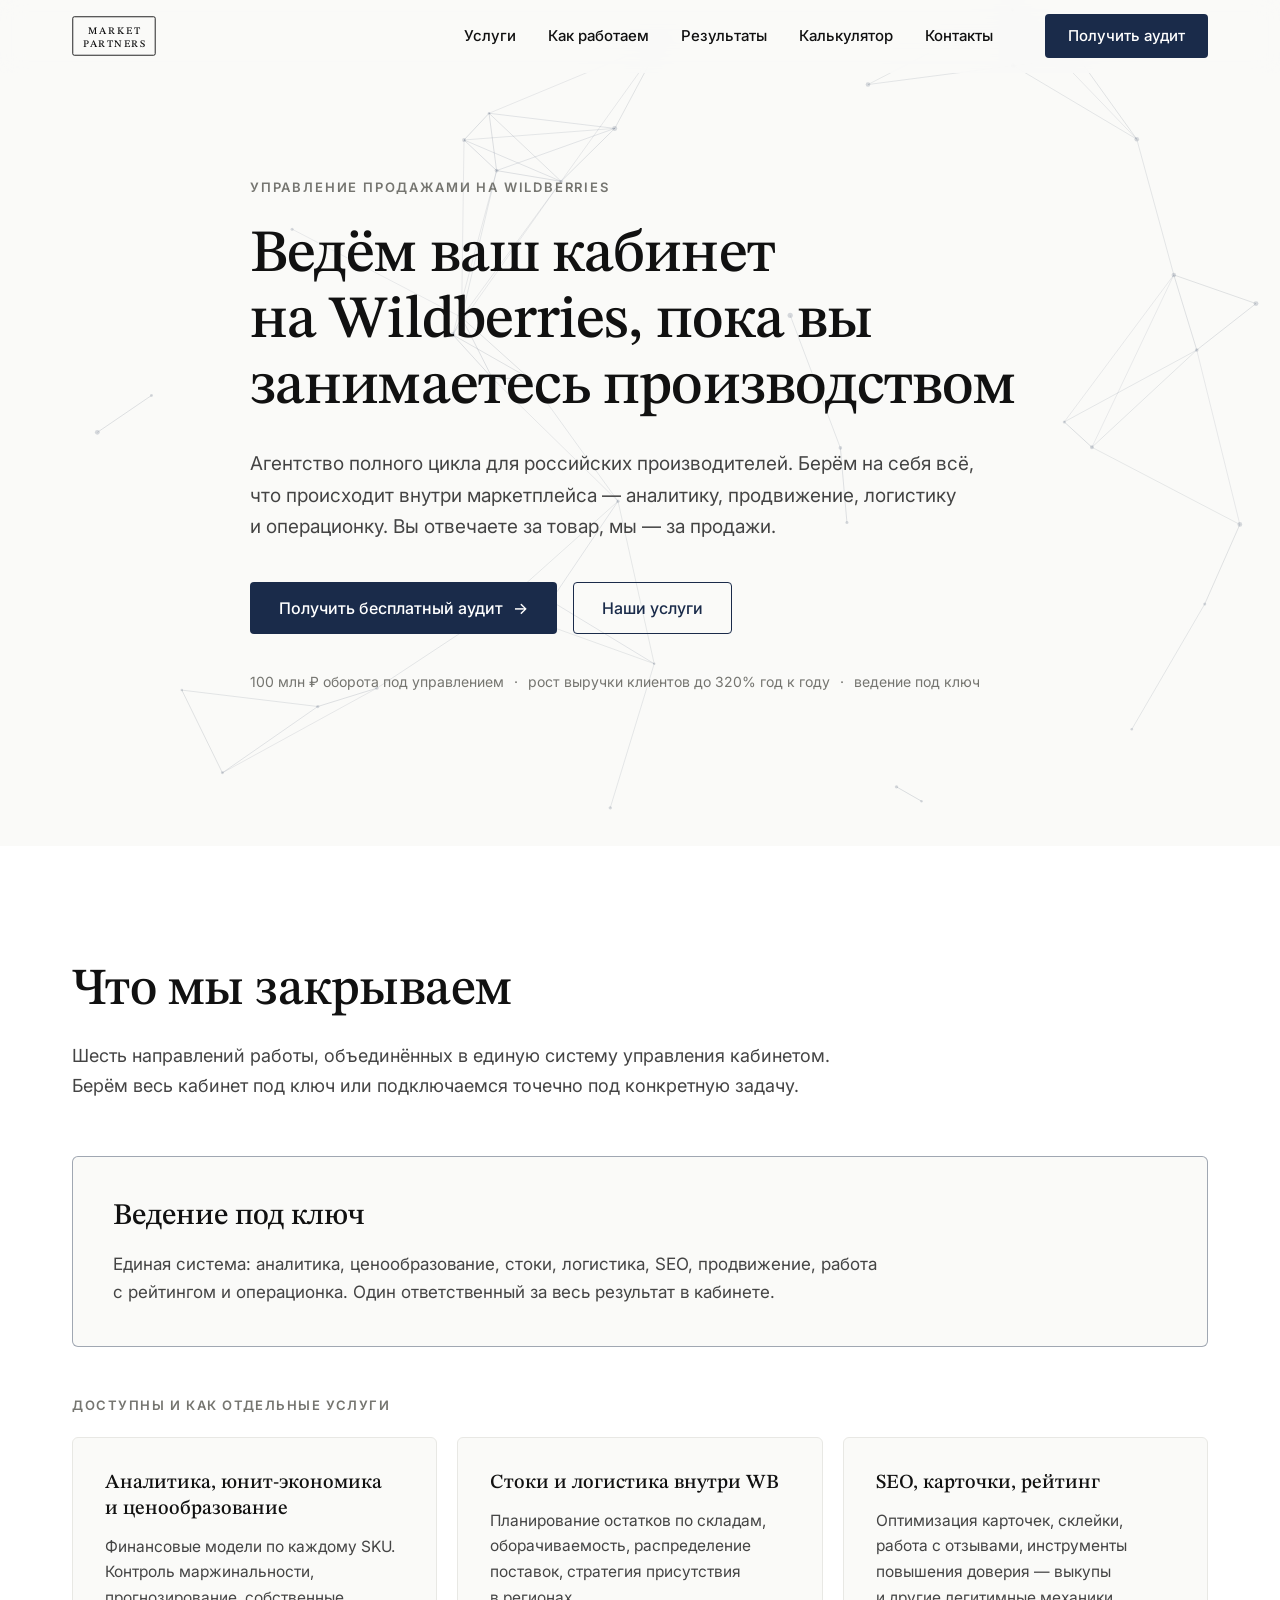
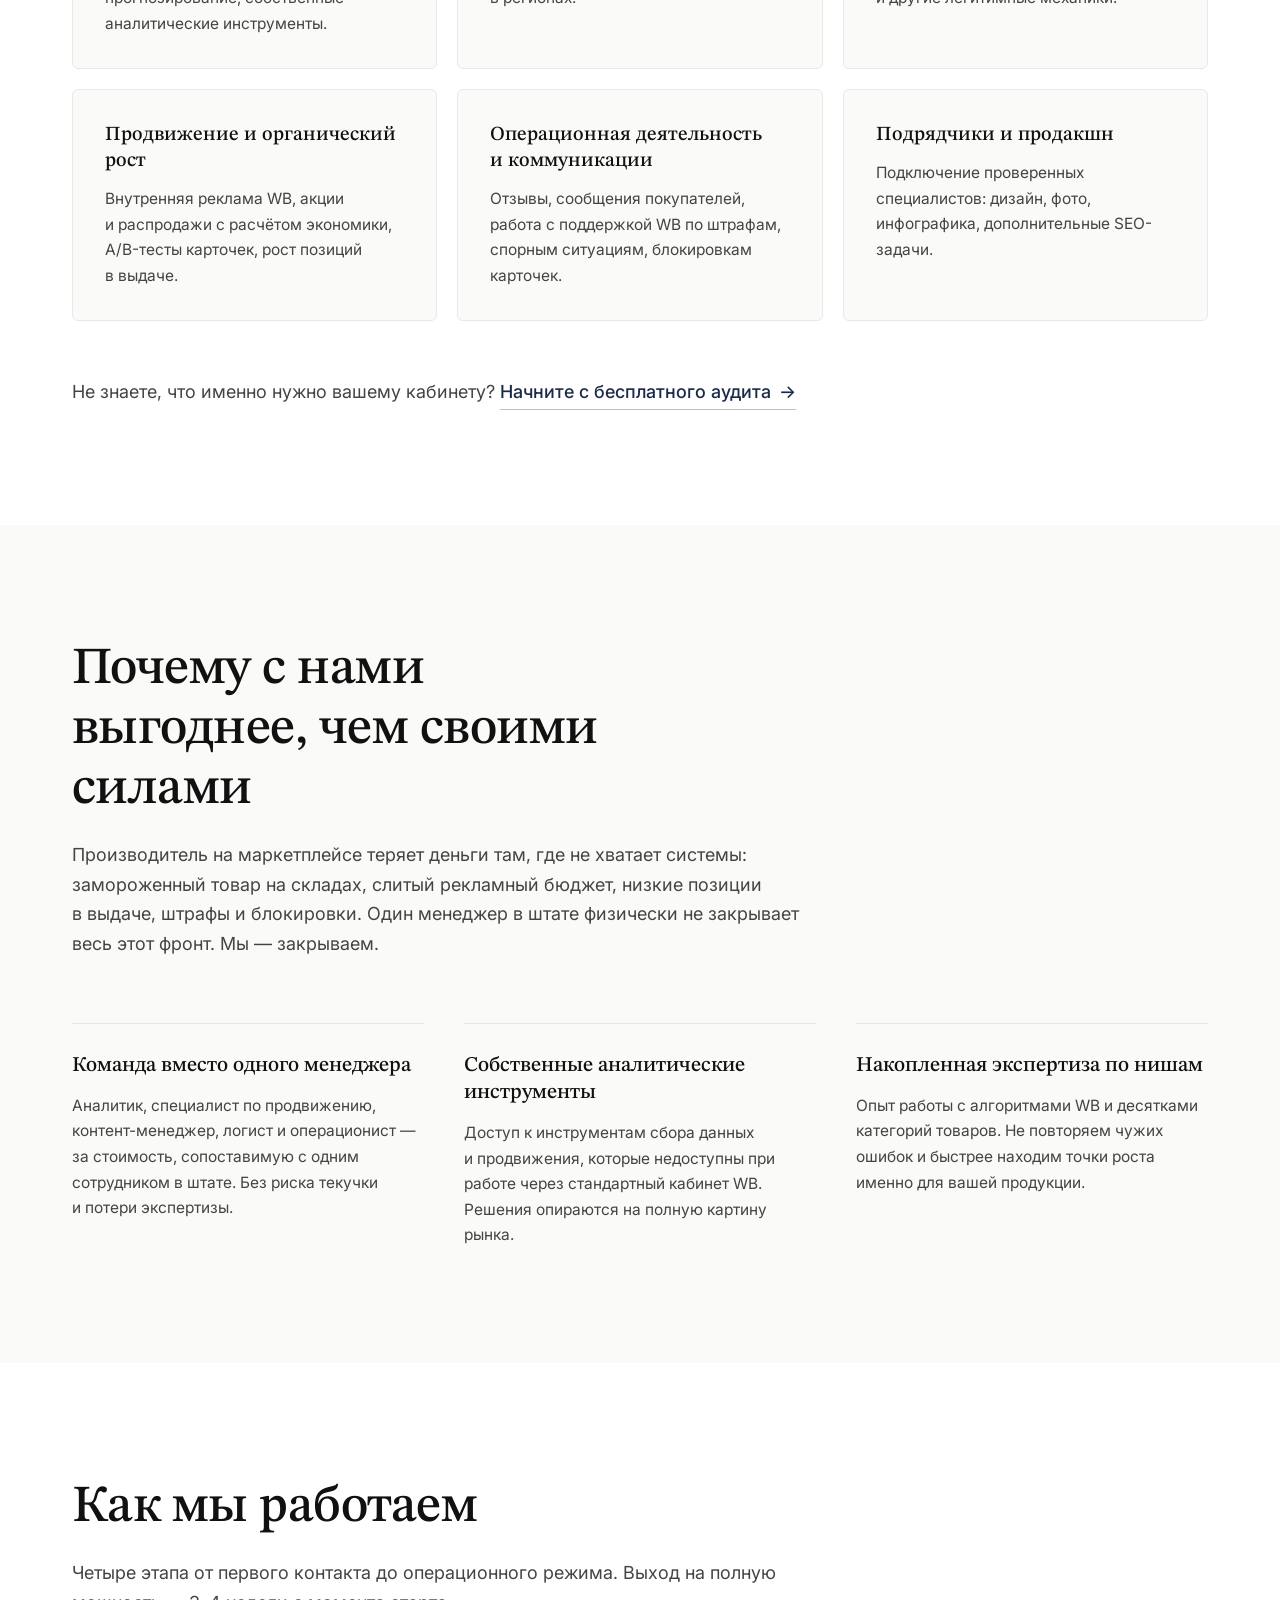
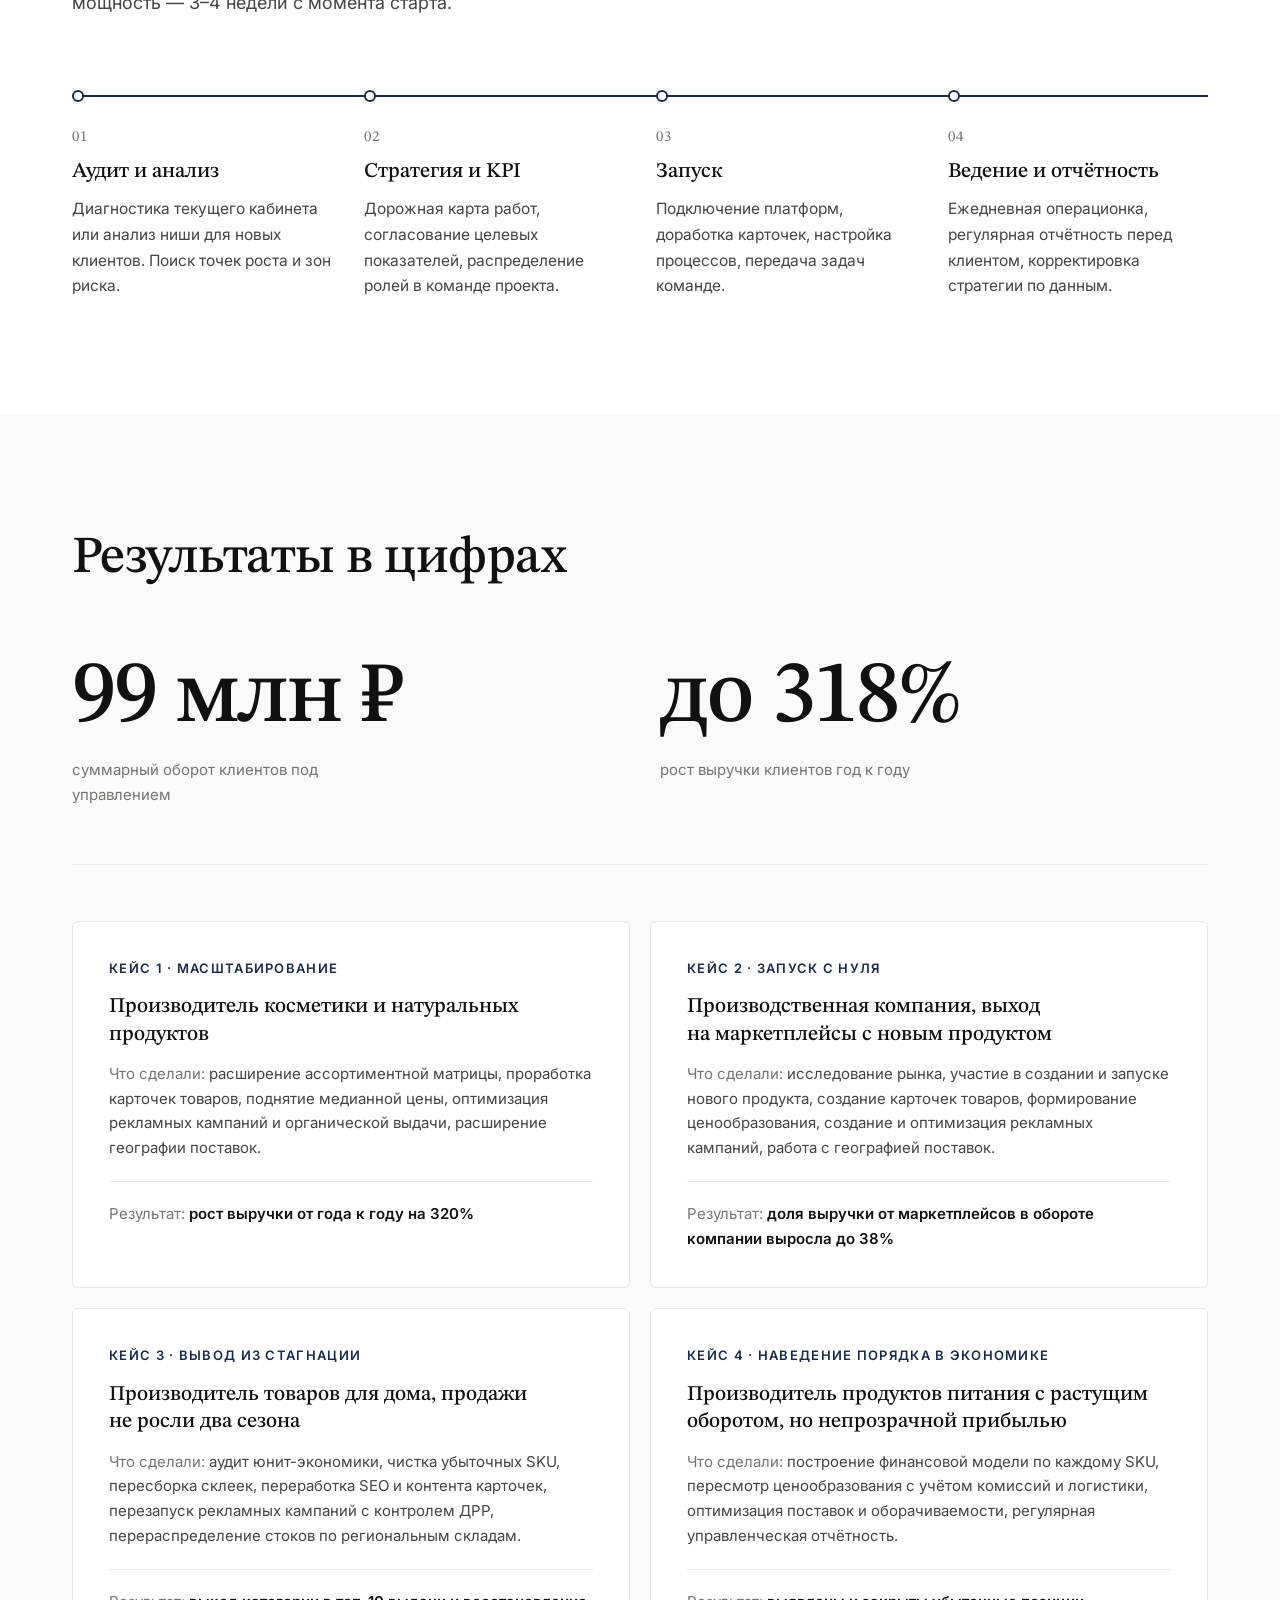
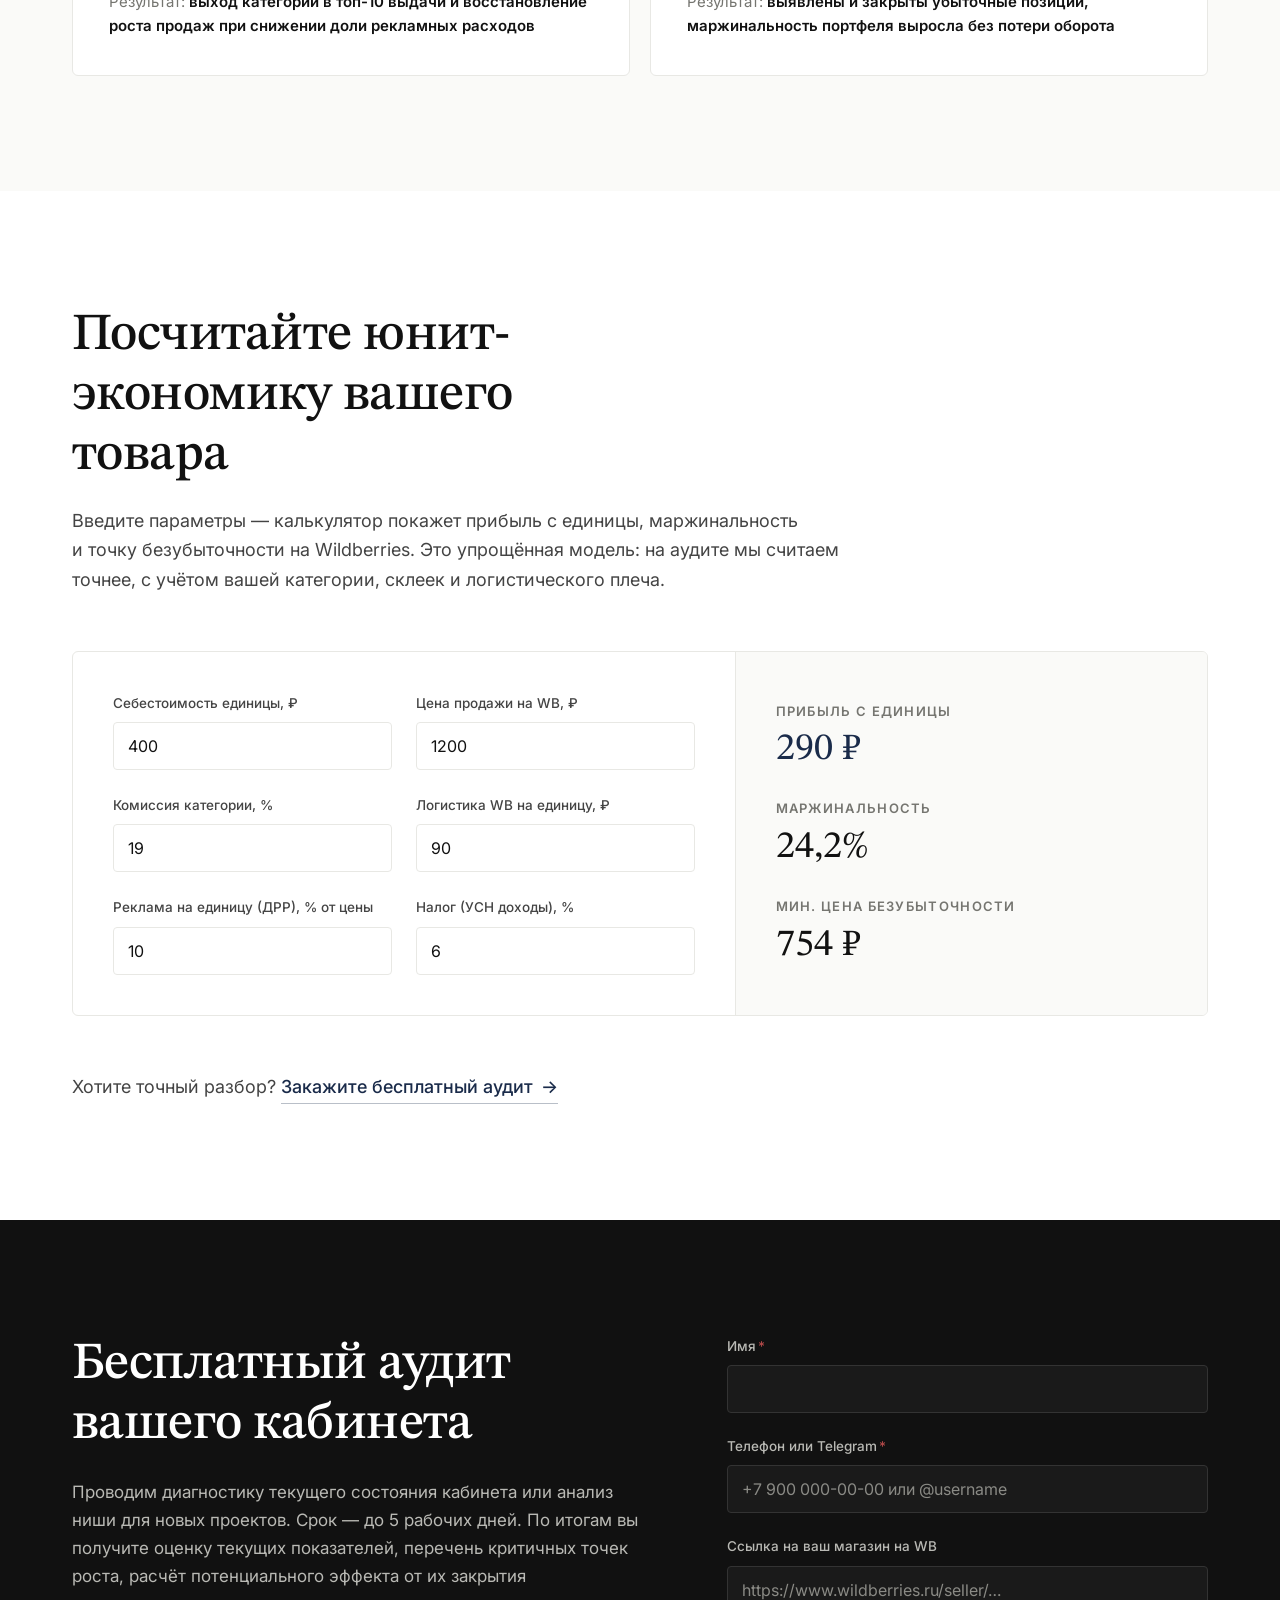
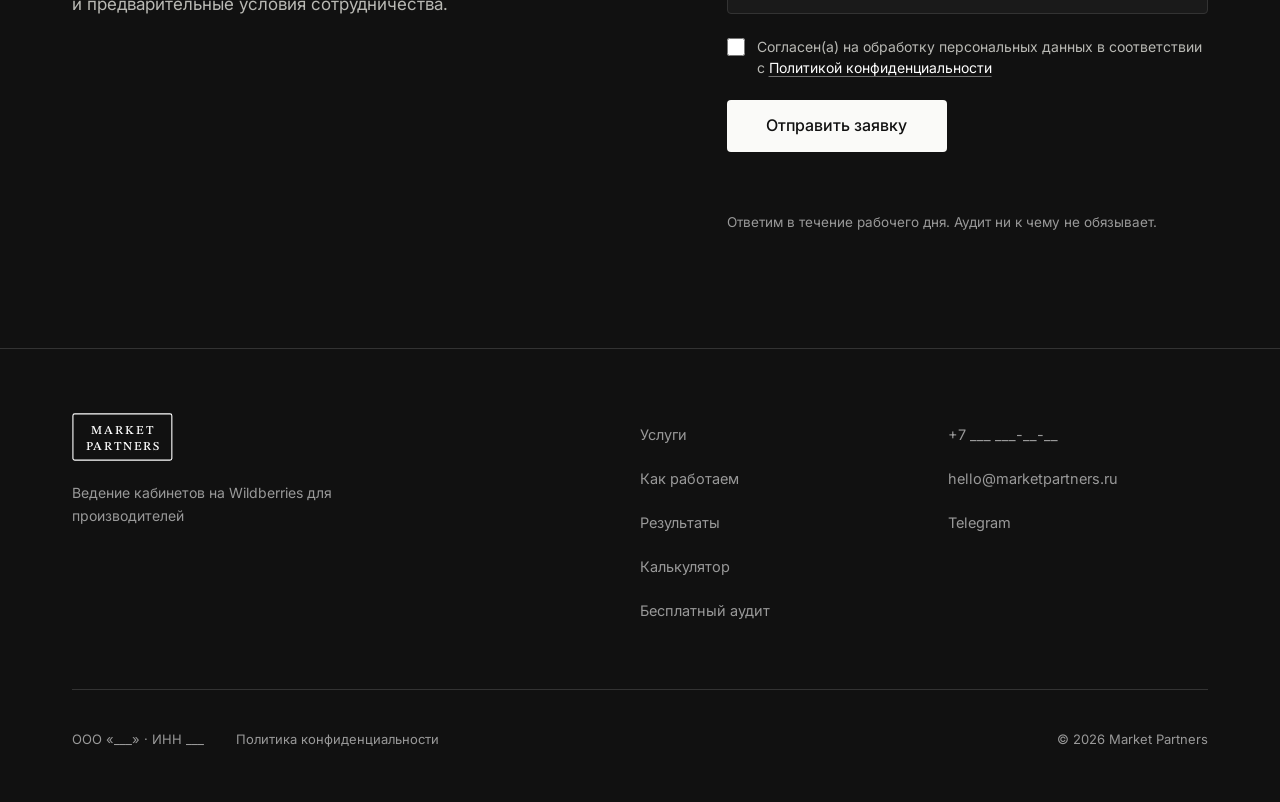
<file: landing/index.html>
<!DOCTYPE html>
<html lang="ru">
<head>
  <meta charset="UTF-8">
  <meta name="viewport" content="width=device-width, initial-scale=1">
  <title>Ведение кабинетов на Wildberries под ключ для производителей — Market Partners</title>
  <meta name="description" content="Агентство полного цикла Market Partners: ведение кабинетов продавцов на Wildberries для российских производителей. Аналитика, продвижение, логистика и операционка под ключ. Бесплатный аудит кабинета.">
  <link rel="canonical" href="https://marketpartners.ru/">
  <meta name="theme-color" content="#FAFAF8">

  <!-- Open Graph -->
  <meta property="og:type" content="website">
  <meta property="og:url" content="https://marketpartners.ru/">
  <meta property="og:site_name" content="Market Partners">
  <meta property="og:title" content="Ведение кабинетов на Wildberries под ключ для производителей — Market Partners">
  <meta property="og:description" content="Берём на себя всё, что происходит внутри маркетплейса — аналитику, продвижение, логистику и операционку. Вы отвечаете за товар, мы — за продажи.">
  <meta property="og:image" content="https://marketpartners.ru/assets/og-image.png">
  <meta property="og:image:width" content="1200">
  <meta property="og:image:height" content="630">
  <meta property="og:locale" content="ru_RU">

  <!-- Favicon -->
  <link rel="icon" href="assets/favicon.svg" type="image/svg+xml">
  <link rel="icon" href="assets/favicon.png" sizes="32x32" type="image/png">
  <link rel="apple-touch-icon" href="assets/apple-touch-icon.png">

  <!-- Fonts -->
  <link rel="preconnect" href="https://fonts.googleapis.com">
  <link rel="preconnect" href="https://fonts.gstatic.com" crossorigin>
  <link href="https://fonts.googleapis.com/css2?family=Inter:wght@400;500;600&family=STIX+Two+Text:wght@500;600&display=swap" rel="stylesheet">

  <link rel="stylesheet" href="css/style.css">

  <script>document.documentElement.classList.add('js');</script>

  <!-- Микроразметка schema.org -->
  <script type="application/ld+json">
  {
    "@context": "https://schema.org",
    "@graph": [
      {
        "@type": "Organization",
        "@id": "https://marketpartners.ru/#organization",
        "name": "Market Partners",
        "url": "https://marketpartners.ru/",
        "logo": "https://marketpartners.ru/assets/logo.svg",
        "email": "hello@marketpartners.ru",
        "description": "Агентство полного цикла: комплексное ведение кабинетов продавцов на Wildberries для российских производителей."
      },
      {
        "@type": "Service",
        "name": "Ведение кабинетов на Wildberries под ключ",
        "serviceType": "Управление продажами на маркетплейсе Wildberries",
        "provider": { "@id": "https://marketpartners.ru/#organization" },
        "areaServed": { "@type": "Country", "name": "Россия" },
        "audience": { "@type": "BusinessAudience", "name": "Российские производители" },
        "description": "Аналитика и юнит-экономика, ценообразование, стоки и логистика внутри WB, SEO и карточки, продвижение, операционная поддержка кабинета — под ключ или отдельными направлениями."
      }
    ]
  }
  </script>
</head>
<body id="top">

  <div class="scroll-progress" aria-hidden="true"></div>

  <header class="header">
    <div class="container header__inner">
      <a class="logo" href="#top" aria-label="Market Partners — в начало страницы">
        <svg viewBox="0 0 550 262" fill="none" aria-hidden="true" focusable="false">
          <rect x="5" y="5" width="540" height="252" rx="10" stroke="currentColor" stroke-width="6"/>
          <text x="105" y="116" textLength="340" lengthAdjust="spacing" font-weight="500" font-size="66" fill="currentColor">MARKET</text>
          <text x="75" y="200" textLength="400" lengthAdjust="spacing" font-weight="500" font-size="66" fill="currentColor">PARTNERS</text>
        </svg>
      </a>

      <nav class="nav" aria-label="Основная навигация">
        <a class="nav__link" href="#services">Услуги</a>
        <a class="nav__link" href="#process">Как работаем</a>
        <a class="nav__link" href="#results">Результаты</a>
        <a class="nav__link" href="#calculator">Калькулятор</a>
        <a class="nav__link" href="#contacts">Контакты</a>
      </nav>

      <a class="btn btn--primary header__cta" href="#audit">Получить аудит</a>

      <button class="burger" type="button" aria-expanded="false" aria-controls="menu-overlay" aria-label="Открыть меню">
        <span class="burger__line"></span>
        <span class="burger__line"></span>
      </button>
    </div>
  </header>

  <div class="menu-overlay" id="menu-overlay" role="dialog" aria-modal="true" aria-label="Меню">
    <nav class="menu-overlay__nav" aria-label="Мобильная навигация">
      <a class="menu-overlay__link" href="#services">Услуги</a>
      <a class="menu-overlay__link" href="#process">Как работаем</a>
      <a class="menu-overlay__link" href="#results">Результаты</a>
      <a class="menu-overlay__link" href="#calculator">Калькулятор</a>
      <a class="menu-overlay__link" href="#contacts">Контакты</a>
    </nav>
    <a class="btn btn--primary menu-overlay__cta" href="#audit">Получить аудит<span class="btn__arrow" aria-hidden="true">→</span></a>
  </div>

  <main>

    <!-- ===== Hero ===== -->
    <section class="hero">
      <canvas class="hero__canvas" aria-hidden="true"></canvas>
      <div class="container hero__content">
        <p class="overline reveal">Управление продажами на Wildberries</p>
        <h1 class="hero__title reveal" style="--d:.08s">Ведём ваш кабинет на&nbsp;Wildberries, пока вы занимаетесь производством</h1>
        <p class="hero__sub reveal" style="--d:.16s">Агентство полного цикла для российских производителей. Берём на&nbsp;себя всё, что происходит внутри маркетплейса&nbsp;— аналитику, продвижение, логистику и&nbsp;операционку. Вы&nbsp;отвечаете за&nbsp;товар, мы&nbsp;— за&nbsp;продажи.</p>
        <div class="hero__actions reveal" style="--d:.24s">
          <a class="btn btn--primary btn--lg" href="#audit">Получить бесплатный аудит<span class="btn__arrow" aria-hidden="true">→</span></a>
          <a class="btn btn--ghost btn--lg" href="#services">Наши услуги</a>
        </div>
        <p class="hero__trust reveal" style="--d:.32s">100&nbsp;млн&nbsp;₽ оборота под управлением <span class="hero__trust-sep" aria-hidden="true">·</span> рост выручки клиентов до&nbsp;320% год к&nbsp;году <span class="hero__trust-sep" aria-hidden="true">·</span> ведение под ключ</p>
      </div>
    </section>

    <!-- ===== Услуги ===== -->
    <section class="section section--white" id="services">
      <div class="container">
        <h2 class="section__title reveal">Что мы закрываем</h2>
        <p class="section__sub reveal" style="--d:.08s">Шесть направлений работы, объединённых в&nbsp;единую систему управления кабинетом. Берём весь кабинет под ключ или подключаемся точечно под конкретную задачу.</p>

        <article class="card card--flagship reveal" style="--d:.12s">
          <h3 class="card__title">Ведение под ключ</h3>
          <p class="card__text">Единая система: аналитика, ценообразование, стоки, логистика, SEO, продвижение, работа с&nbsp;рейтингом и&nbsp;операционка. Один ответственный за&nbsp;весь результат в&nbsp;кабинете.</p>
        </article>

        <p class="services__note reveal">Доступны и как отдельные услуги</p>

        <div class="services__grid stagger">
          <article class="card reveal" style="--i:0">
            <h3 class="card__title">Аналитика, юнит-экономика и&nbsp;ценообразование</h3>
            <p class="card__text">Финансовые модели по&nbsp;каждому SKU. Контроль маржинальности, прогнозирование, собственные аналитические инструменты.</p>
          </article>
          <article class="card reveal" style="--i:1">
            <h3 class="card__title">Стоки и&nbsp;логистика внутри&nbsp;WB</h3>
            <p class="card__text">Планирование остатков по&nbsp;складам, оборачиваемость, распределение поставок, стратегия присутствия в&nbsp;регионах.</p>
          </article>
          <article class="card reveal" style="--i:2">
            <h3 class="card__title">SEO, карточки, рейтинг</h3>
            <p class="card__text">Оптимизация карточек, склейки, работа с&nbsp;отзывами, инструменты повышения доверия&nbsp;— выкупы и&nbsp;другие легитимные механики.</p>
          </article>
          <article class="card reveal" style="--i:3">
            <h3 class="card__title">Продвижение и&nbsp;органический рост</h3>
            <p class="card__text">Внутренняя реклама&nbsp;WB, акции и&nbsp;распродажи с&nbsp;расчётом экономики, A/B-тесты карточек, рост позиций в&nbsp;выдаче.</p>
          </article>
          <article class="card reveal" style="--i:4">
            <h3 class="card__title">Операционная деятельность и&nbsp;коммуникации</h3>
            <p class="card__text">Отзывы, сообщения покупателей, работа с&nbsp;поддержкой&nbsp;WB по&nbsp;штрафам, спорным ситуациям, блокировкам карточек.</p>
          </article>
          <article class="card reveal" style="--i:5">
            <h3 class="card__title">Подрядчики и&nbsp;продакшн</h3>
            <p class="card__text">Подключение проверенных специалистов: дизайн, фото, инфографика, дополнительные SEO-задачи.</p>
          </article>
        </div>

        <p class="section__cta reveal">Не знаете, что именно нужно вашему кабинету? <a class="link-arrow" href="#audit">Начните с&nbsp;бесплатного аудита<span class="btn__arrow" aria-hidden="true">→</span></a></p>
      </div>
    </section>

    <!-- ===== Почему мы ===== -->
    <section class="section" id="why">
      <div class="container">
        <h2 class="section__title reveal">Почему с нами выгоднее, чем&nbsp;своими силами</h2>
        <p class="section__sub reveal" style="--d:.08s">Производитель на&nbsp;маркетплейсе теряет деньги там, где не&nbsp;хватает системы: замороженный товар на&nbsp;складах, слитый рекламный бюджет, низкие позиции в&nbsp;выдаче, штрафы и&nbsp;блокировки. Один менеджер в&nbsp;штате физически не&nbsp;закрывает весь этот фронт. Мы&nbsp;— закрываем.</p>

        <div class="why__grid stagger">
          <div class="why__col reveal" style="--i:0">
            <h3 class="why__title">Команда вместо одного менеджера</h3>
            <p class="why__text">Аналитик, специалист по&nbsp;продвижению, контент-менеджер, логист и&nbsp;операционист&nbsp;— за&nbsp;стоимость, сопоставимую с&nbsp;одним сотрудником в&nbsp;штате. Без риска текучки и&nbsp;потери экспертизы.</p>
          </div>
          <div class="why__col reveal" style="--i:1">
            <h3 class="why__title">Собственные аналитические инструменты</h3>
            <p class="why__text">Доступ к&nbsp;инструментам сбора данных и&nbsp;продвижения, которые недоступны при работе через стандартный кабинет&nbsp;WB. Решения опираются на&nbsp;полную картину рынка.</p>
          </div>
          <div class="why__col reveal" style="--i:2">
            <h3 class="why__title">Накопленная экспертиза по&nbsp;нишам</h3>
            <p class="why__text">Опыт работы с&nbsp;алгоритмами&nbsp;WB и&nbsp;десятками категорий товаров. Не&nbsp;повторяем чужих ошибок и&nbsp;быстрее находим точки роста именно для вашей продукции.</p>
          </div>
        </div>
      </div>
    </section>

    <!-- ===== Как мы работаем ===== -->
    <section class="section section--white" id="process">
      <div class="container">
        <h2 class="section__title reveal">Как мы работаем</h2>
        <p class="section__sub reveal" style="--d:.08s">Четыре этапа от&nbsp;первого контакта до&nbsp;операционного режима. Выход на&nbsp;полную мощность&nbsp;— 3–4&nbsp;недели с&nbsp;момента старта.</p>

        <div class="process__steps reveal reveal--static">
          <div class="process__line" aria-hidden="true"><span class="process__line-fill"></span></div>
          <div class="process__step reveal" style="--i:0">
            <span class="process__marker" aria-hidden="true"></span>
            <span class="process__num" aria-hidden="true">01</span>
            <h3 class="process__title">Аудит и анализ</h3>
            <p class="process__text">Диагностика текущего кабинета или анализ ниши для новых клиентов. Поиск точек роста и&nbsp;зон риска.</p>
          </div>
          <div class="process__step reveal" style="--i:1">
            <span class="process__marker" aria-hidden="true"></span>
            <span class="process__num" aria-hidden="true">02</span>
            <h3 class="process__title">Стратегия и KPI</h3>
            <p class="process__text">Дорожная карта работ, согласование целевых показателей, распределение ролей в&nbsp;команде проекта.</p>
          </div>
          <div class="process__step reveal" style="--i:2">
            <span class="process__marker" aria-hidden="true"></span>
            <span class="process__num" aria-hidden="true">03</span>
            <h3 class="process__title">Запуск</h3>
            <p class="process__text">Подключение платформ, доработка карточек, настройка процессов, передача задач команде.</p>
          </div>
          <div class="process__step reveal" style="--i:3">
            <span class="process__marker" aria-hidden="true"></span>
            <span class="process__num" aria-hidden="true">04</span>
            <h3 class="process__title">Ведение и отчётность</h3>
            <p class="process__text">Ежедневная операционка, регулярная отчётность перед клиентом, корректировка стратегии по&nbsp;данным.</p>
          </div>
        </div>
      </div>
    </section>

    <!-- ===== Результаты ===== -->
    <section class="section" id="results">
      <div class="container">
        <h2 class="section__title reveal">Результаты в цифрах</h2>

        <div class="metrics stagger">
          <div class="metric reveal" style="--i:0">
            <p class="metric__value"><span data-counter="100">100</span>&nbsp;млн&nbsp;₽</p>
            <p class="metric__label">суммарный оборот клиентов под управлением</p>
          </div>
          <div class="metric reveal" style="--i:1">
            <p class="metric__value">до&nbsp;<span data-counter="320">320</span>%</p>
            <p class="metric__label">рост выручки клиентов год к&nbsp;году</p>
          </div>
        </div>

        <div class="cases stagger">
          <article class="card case reveal" style="--i:0">
            <p class="case__tag">Кейс 1 · Масштабирование</p>
            <h3 class="case__client">Производитель косметики и&nbsp;натуральных продуктов</h3>
            <p class="case__did"><span class="case__did-label">Что сделали:</span> расширение ассортиментной матрицы, проработка карточек товаров, поднятие медианной цены, оптимизация рекламных кампаний и&nbsp;органической выдачи, расширение географии поставок.</p>
            <p class="case__result">Результат: <strong>рост выручки от&nbsp;года к&nbsp;году на&nbsp;320%</strong></p>
          </article>
          <article class="card case reveal" style="--i:1">
            <p class="case__tag">Кейс 2 · Запуск с нуля</p>
            <h3 class="case__client">Производственная компания, выход на&nbsp;маркетплейсы с&nbsp;новым продуктом</h3>
            <p class="case__did"><span class="case__did-label">Что сделали:</span> исследование рынка, участие в&nbsp;создании и&nbsp;запуске нового продукта, создание карточек товаров, формирование ценообразования, создание и&nbsp;оптимизация рекламных кампаний, работа с&nbsp;географией поставок.</p>
            <p class="case__result">Результат: <strong>доля выручки от&nbsp;маркетплейсов в&nbsp;обороте компании выросла до&nbsp;<span data-counter="38">38</span>%</strong></p>
          </article>
          <article class="card case reveal" style="--i:2">
            <p class="case__tag">Кейс 3 · Вывод из стагнации</p>
            <h3 class="case__client">Производитель товаров для дома, продажи не&nbsp;росли два сезона</h3>
            <p class="case__did"><span class="case__did-label">Что сделали:</span> аудит юнит-экономики, чистка убыточных SKU, пересборка склеек, переработка SEO и&nbsp;контента карточек, перезапуск рекламных кампаний с&nbsp;контролем ДРР, перераспределение стоков по&nbsp;региональным складам.</p>
            <p class="case__result">Результат: <strong>выход категории в&nbsp;топ-10 выдачи и&nbsp;восстановление роста продаж при снижении доли рекламных расходов</strong></p>
          </article>
          <article class="card case reveal" style="--i:3">
            <p class="case__tag">Кейс 4 · Наведение порядка в экономике</p>
            <h3 class="case__client">Производитель продуктов питания с&nbsp;растущим оборотом, но&nbsp;непрозрачной прибылью</h3>
            <p class="case__did"><span class="case__did-label">Что сделали:</span> построение финансовой модели по&nbsp;каждому SKU, пересмотр ценообразования с&nbsp;учётом комиссий и&nbsp;логистики, оптимизация поставок и&nbsp;оборачиваемости, регулярная управленческая отчётность.</p>
            <p class="case__result">Результат: <strong>выявлены и&nbsp;закрыты убыточные позиции, маржинальность портфеля выросла без потери оборота</strong></p>
          </article>
        </div>
      </div>
    </section>

    <!-- ===== Калькулятор ===== -->
    <section class="section section--white" id="calculator">
      <div class="container">
        <h2 class="section__title reveal">Посчитайте юнит-экономику вашего товара</h2>
        <p class="section__sub reveal" style="--d:.08s">Введите параметры&nbsp;— калькулятор покажет прибыль с&nbsp;единицы, маржинальность и&nbsp;точку безубыточности на&nbsp;Wildberries. Это упрощённая модель: на&nbsp;аудите мы считаем точнее, с&nbsp;учётом вашей категории, склеек и&nbsp;логистического плеча.</p>

        <div class="calc reveal" style="--d:.12s">
          <form class="calc__fields" aria-label="Параметры юнит-экономики">
            <div class="field">
              <label class="field__label" for="calc-cost">Себестоимость единицы, ₽</label>
              <input class="field__input" id="calc-cost" type="number" inputmode="decimal" min="0" step="10" value="400">
            </div>
            <div class="field">
              <label class="field__label" for="calc-price">Цена продажи на WB, ₽</label>
              <input class="field__input" id="calc-price" type="number" inputmode="decimal" min="0" step="10" value="1200">
            </div>
            <div class="field">
              <label class="field__label" for="calc-fee">Комиссия категории, %</label>
              <input class="field__input" id="calc-fee" type="number" inputmode="decimal" min="0" max="100" step="0.5" value="19">
            </div>
            <div class="field">
              <label class="field__label" for="calc-logistics">Логистика WB на единицу, ₽</label>
              <input class="field__input" id="calc-logistics" type="number" inputmode="decimal" min="0" step="5" value="90">
            </div>
            <div class="field">
              <label class="field__label" for="calc-adv">Реклама на единицу (ДРР), % от цены</label>
              <input class="field__input" id="calc-adv" type="number" inputmode="decimal" min="0" max="100" step="0.5" value="10">
            </div>
            <div class="field">
              <label class="field__label" for="calc-tax">Налог (УСН доходы), %</label>
              <input class="field__input" id="calc-tax" type="number" inputmode="decimal" min="0" max="100" step="0.5" value="6">
            </div>
          </form>

          <div class="calc__result" role="status" aria-live="polite">
            <div class="calc__row">
              <p class="calc__label">Прибыль с единицы</p>
              <p class="calc__value calc__value--profit" id="calc-profit">290&nbsp;₽</p>
            </div>
            <div class="calc__row">
              <p class="calc__label">Маржинальность</p>
              <p class="calc__value" id="calc-margin">24,2%</p>
            </div>
            <div class="calc__row">
              <p class="calc__label">Мин. цена безубыточности</p>
              <p class="calc__value" id="calc-min">754&nbsp;₽</p>
            </div>
            <p class="calc__note" id="calc-note" hidden>При таких параметрах юнит-экономика не&nbsp;сходится&nbsp;— это как раз то, что мы разбираем на&nbsp;аудите.</p>
          </div>
        </div>

        <p class="section__cta reveal">Хотите точный разбор? <a class="link-arrow" href="#audit">Закажите бесплатный аудит<span class="btn__arrow" aria-hidden="true">→</span></a></p>
      </div>
    </section>

    <!-- ===== Форма заявки ===== -->
    <section class="section section--dark" id="audit">
      <div class="container audit__grid">
        <div class="audit__intro">
          <h2 class="section__title section__title--light reveal">Бесплатный аудит вашего кабинета</h2>
          <p class="audit__text reveal" style="--d:.08s">Проводим диагностику текущего состояния кабинета или анализ ниши для новых проектов. Срок&nbsp;— до&nbsp;5&nbsp;рабочих дней. По&nbsp;итогам вы получите оценку текущих показателей, перечень критичных точек роста, расчёт потенциального эффекта от&nbsp;их закрытия и&nbsp;предварительные условия сотрудничества.</p>
        </div>

        <form class="audit__form reveal" style="--d:.12s" id="audit-form" action="send.php" method="post">
          <div class="field field--dark">
            <label class="field__label" for="lead-name">Имя<span class="field__req" aria-hidden="true">*</span></label>
            <input class="field__input" id="lead-name" name="name" type="text" autocomplete="name" required maxlength="100">
          </div>
          <div class="field field--dark">
            <label class="field__label" for="lead-contact">Телефон или Telegram<span class="field__req" aria-hidden="true">*</span></label>
            <input class="field__input" id="lead-contact" name="contact" type="text" autocomplete="tel" placeholder="+7 900 000-00-00 или @username" required maxlength="150">
          </div>
          <div class="field field--dark">
            <label class="field__label" for="lead-shop">Ссылка на ваш магазин на WB</label>
            <input class="field__input" id="lead-shop" name="shop" type="text" inputmode="url" placeholder="https://www.wildberries.ru/seller/…" maxlength="300">
          </div>

          <!-- honeypot: поле скрыто от людей, боты его заполняют -->
          <div class="hp-field" aria-hidden="true">
            <label for="lead-website">Ваш сайт</label>
            <input id="lead-website" name="website" type="text" tabindex="-1" autocomplete="off">
          </div>

          <label class="checkbox">
            <input class="checkbox__input" type="checkbox" name="agree" value="1" required>
            <span class="checkbox__text">Согласен(а) на&nbsp;обработку персональных данных в&nbsp;соответствии с&nbsp;<a href="privacy.html" target="_blank" rel="noopener">Политикой конфиденциальности</a></span>
          </label>

          <button class="btn btn--light btn--lg audit__submit" type="submit">
            <span class="btn__label">Отправить заявку</span>
          </button>

          <p class="audit__status" id="form-status" role="status" aria-live="polite"></p>
          <p class="audit__footnote">Ответим в течение рабочего дня. Аудит ни к чему не обязывает.</p>
        </form>
      </div>
    </section>

  </main>

  <!-- ===== Footer ===== -->
  <footer class="footer" id="contacts">
    <div class="container">
      <div class="footer__grid">
        <div class="footer__col footer__col--brand">
          <a class="logo logo--footer" href="#top" aria-label="Market Partners — в начало страницы">
            <svg viewBox="0 0 550 262" fill="none" aria-hidden="true" focusable="false">
              <rect x="5" y="5" width="540" height="252" rx="10" stroke="currentColor" stroke-width="6"/>
              <text x="105" y="116" textLength="340" lengthAdjust="spacing" font-weight="500" font-size="66" fill="currentColor">MARKET</text>
              <text x="75" y="200" textLength="400" lengthAdjust="spacing" font-weight="500" font-size="66" fill="currentColor">PARTNERS</text>
            </svg>
          </a>
          <p class="footer__tagline">Ведение кабинетов на&nbsp;Wildberries для производителей</p>
        </div>
        <nav class="footer__col footer__nav" aria-label="Разделы сайта">
          <a class="footer__link" href="#services">Услуги</a>
          <a class="footer__link" href="#process">Как работаем</a>
          <a class="footer__link" href="#results">Результаты</a>
          <a class="footer__link" href="#calculator">Калькулятор</a>
          <a class="footer__link" href="#audit">Бесплатный аудит</a>
        </nav>
        <div class="footer__col footer__contacts">
          <a class="footer__link" href="tel:+70000000000">+7 ___ ___-__-__</a>
          <a class="footer__link" href="mailto:hello@marketpartners.ru">hello@marketpartners.ru</a>
          <a class="footer__link" href="https://t.me/marketpartners" target="_blank" rel="noopener">Telegram</a>
        </div>
      </div>
      <div class="footer__bottom">
        <p class="footer__legal">ООО «___» · ИНН ___</p>
        <a class="footer__link footer__link--small" href="privacy.html">Политика конфиденциальности</a>
        <p class="footer__copy">© 2026 Market Partners</p>
      </div>
    </div>
  </footer>

  <script src="js/lenis.min.js" defer></script>
  <!-- если main.js не загрузился, снимаем класс js — иначе reveal-контент останется скрытым -->
  <script src="js/main.js" defer onerror="document.documentElement.classList.remove('js')"></script>
</body>
</html>
</file>
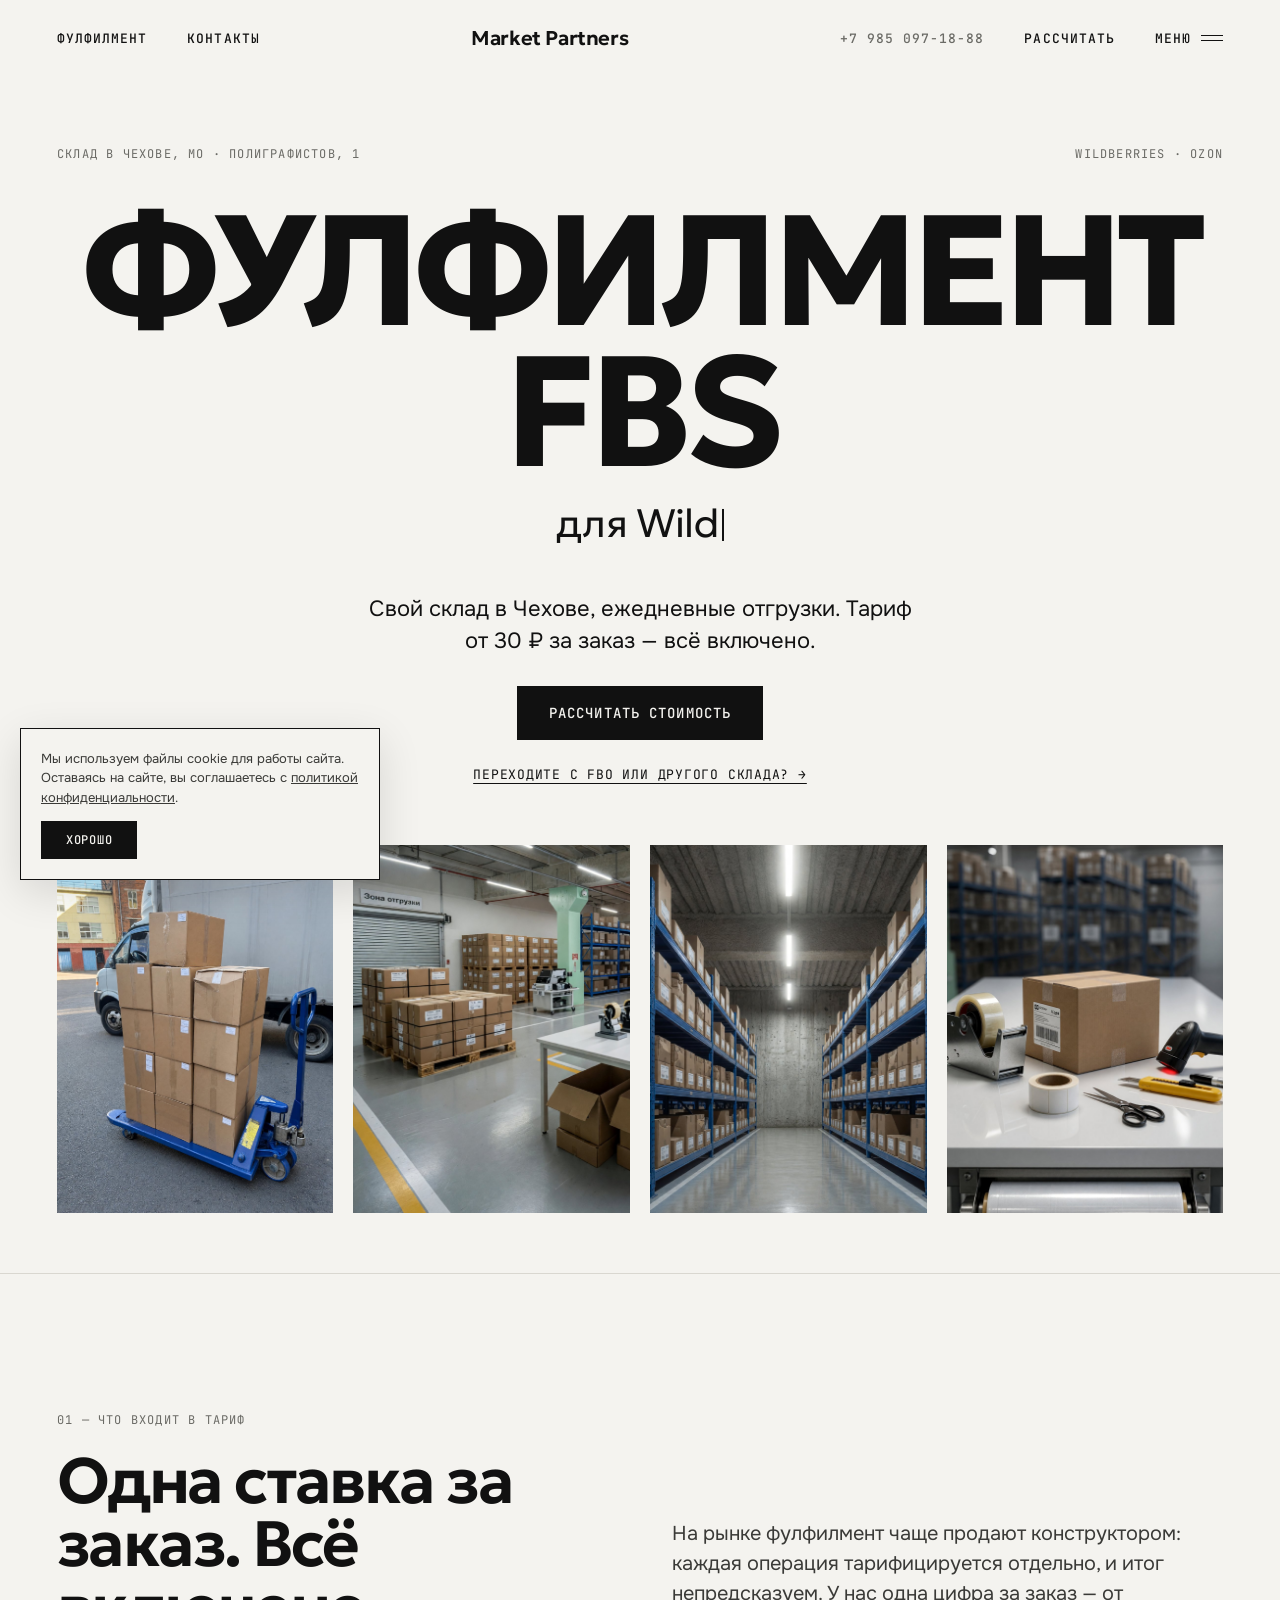
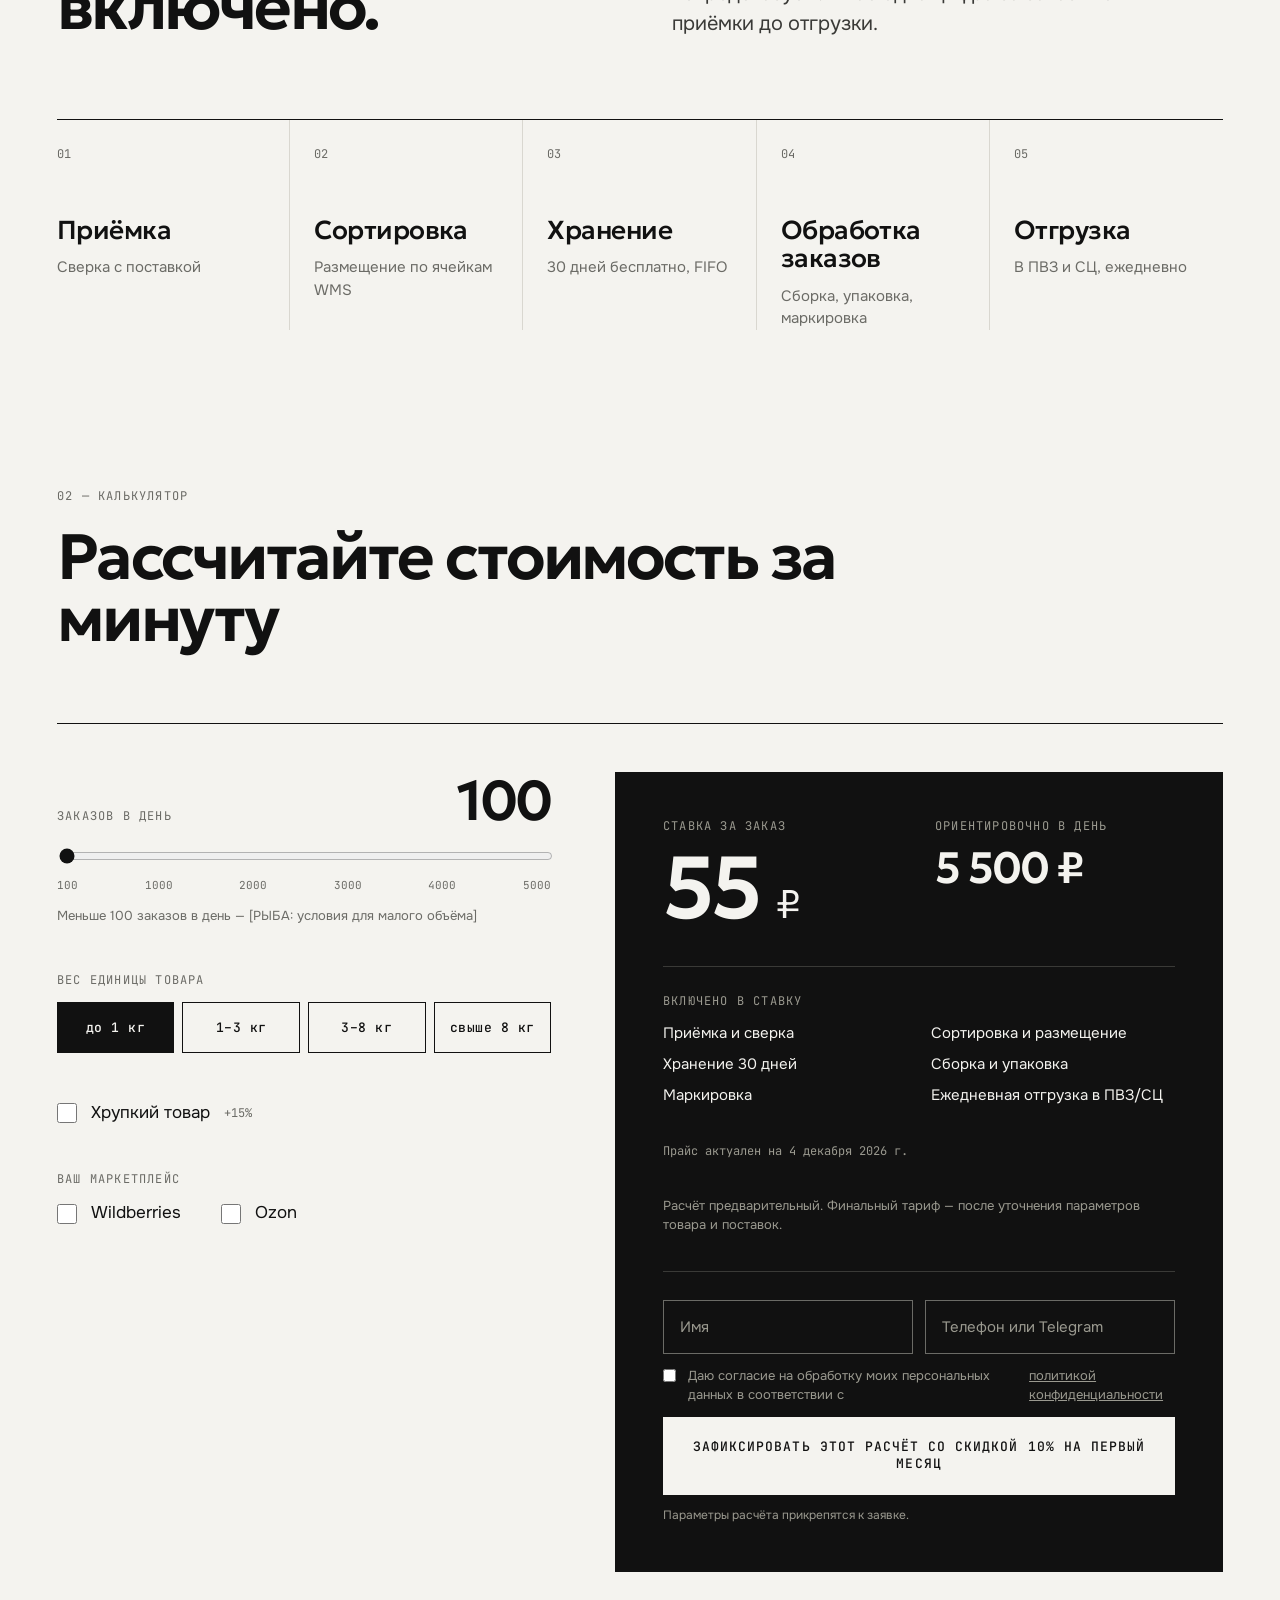
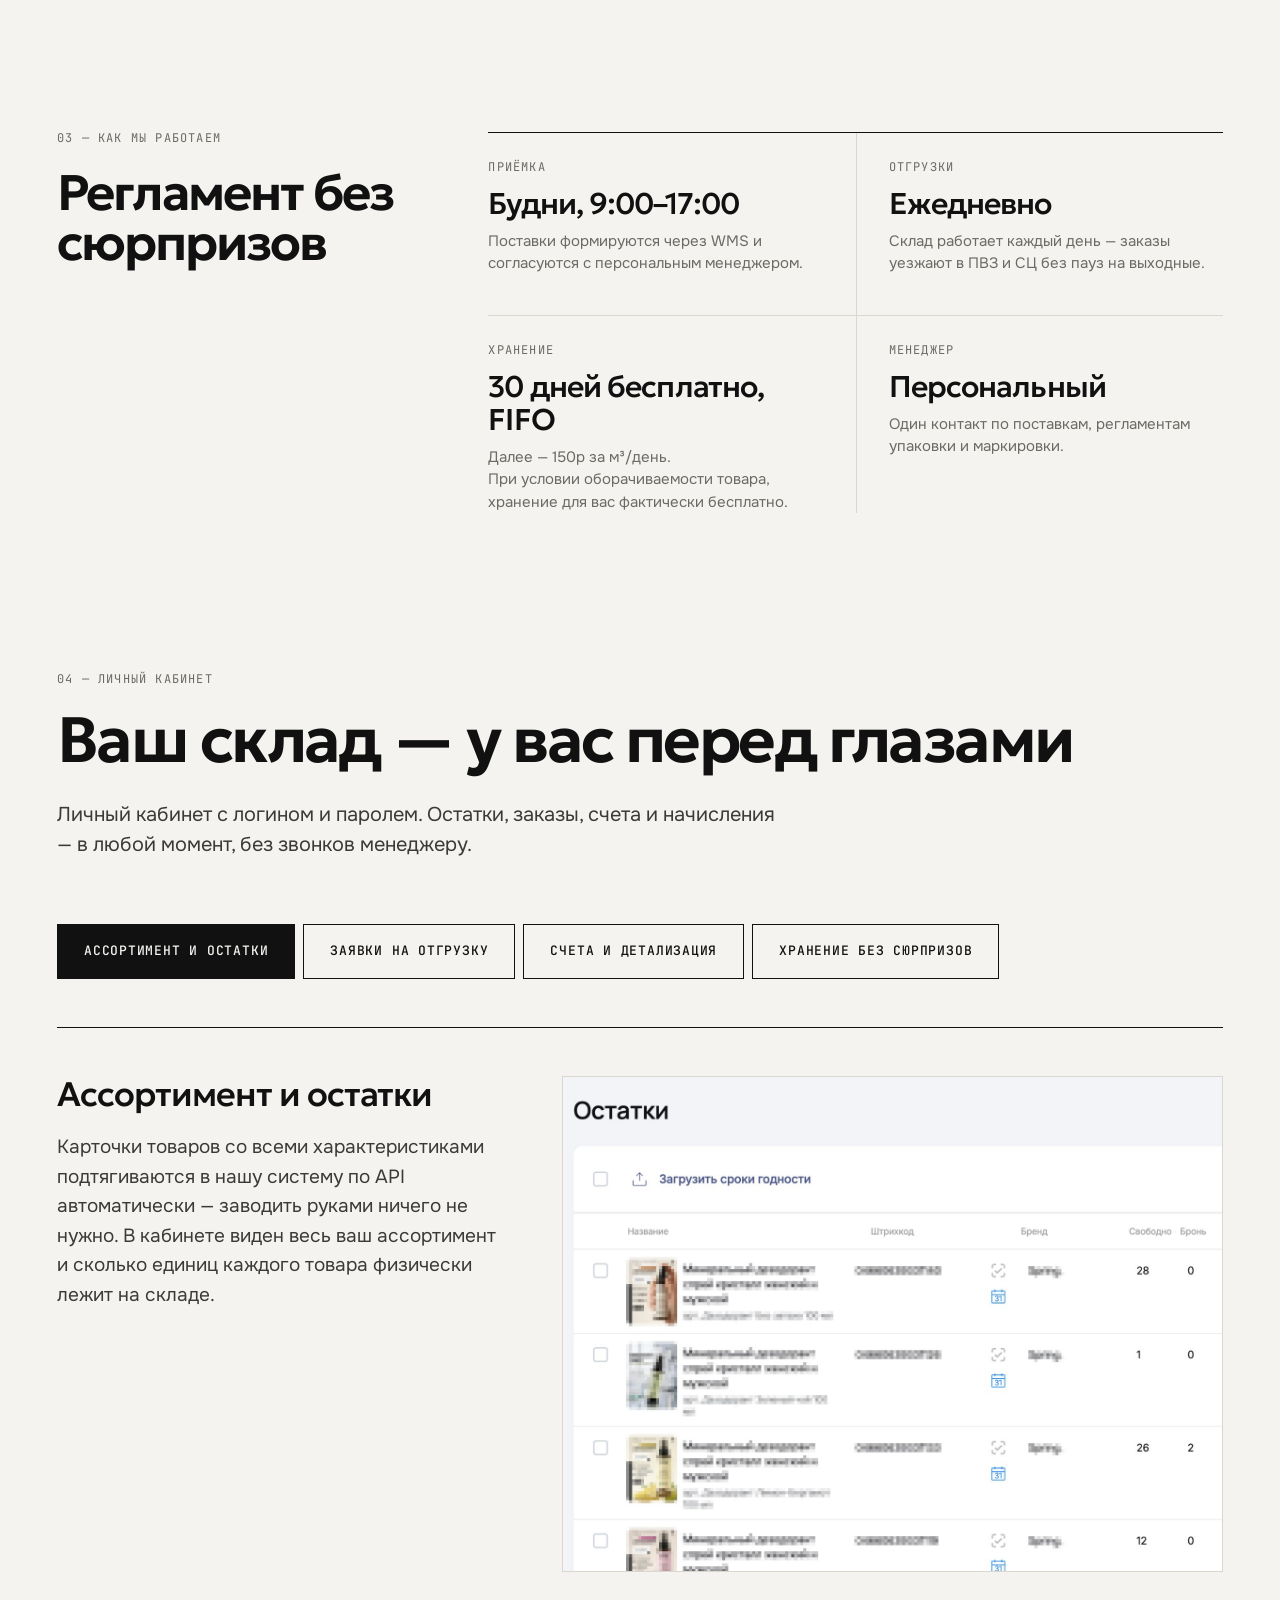
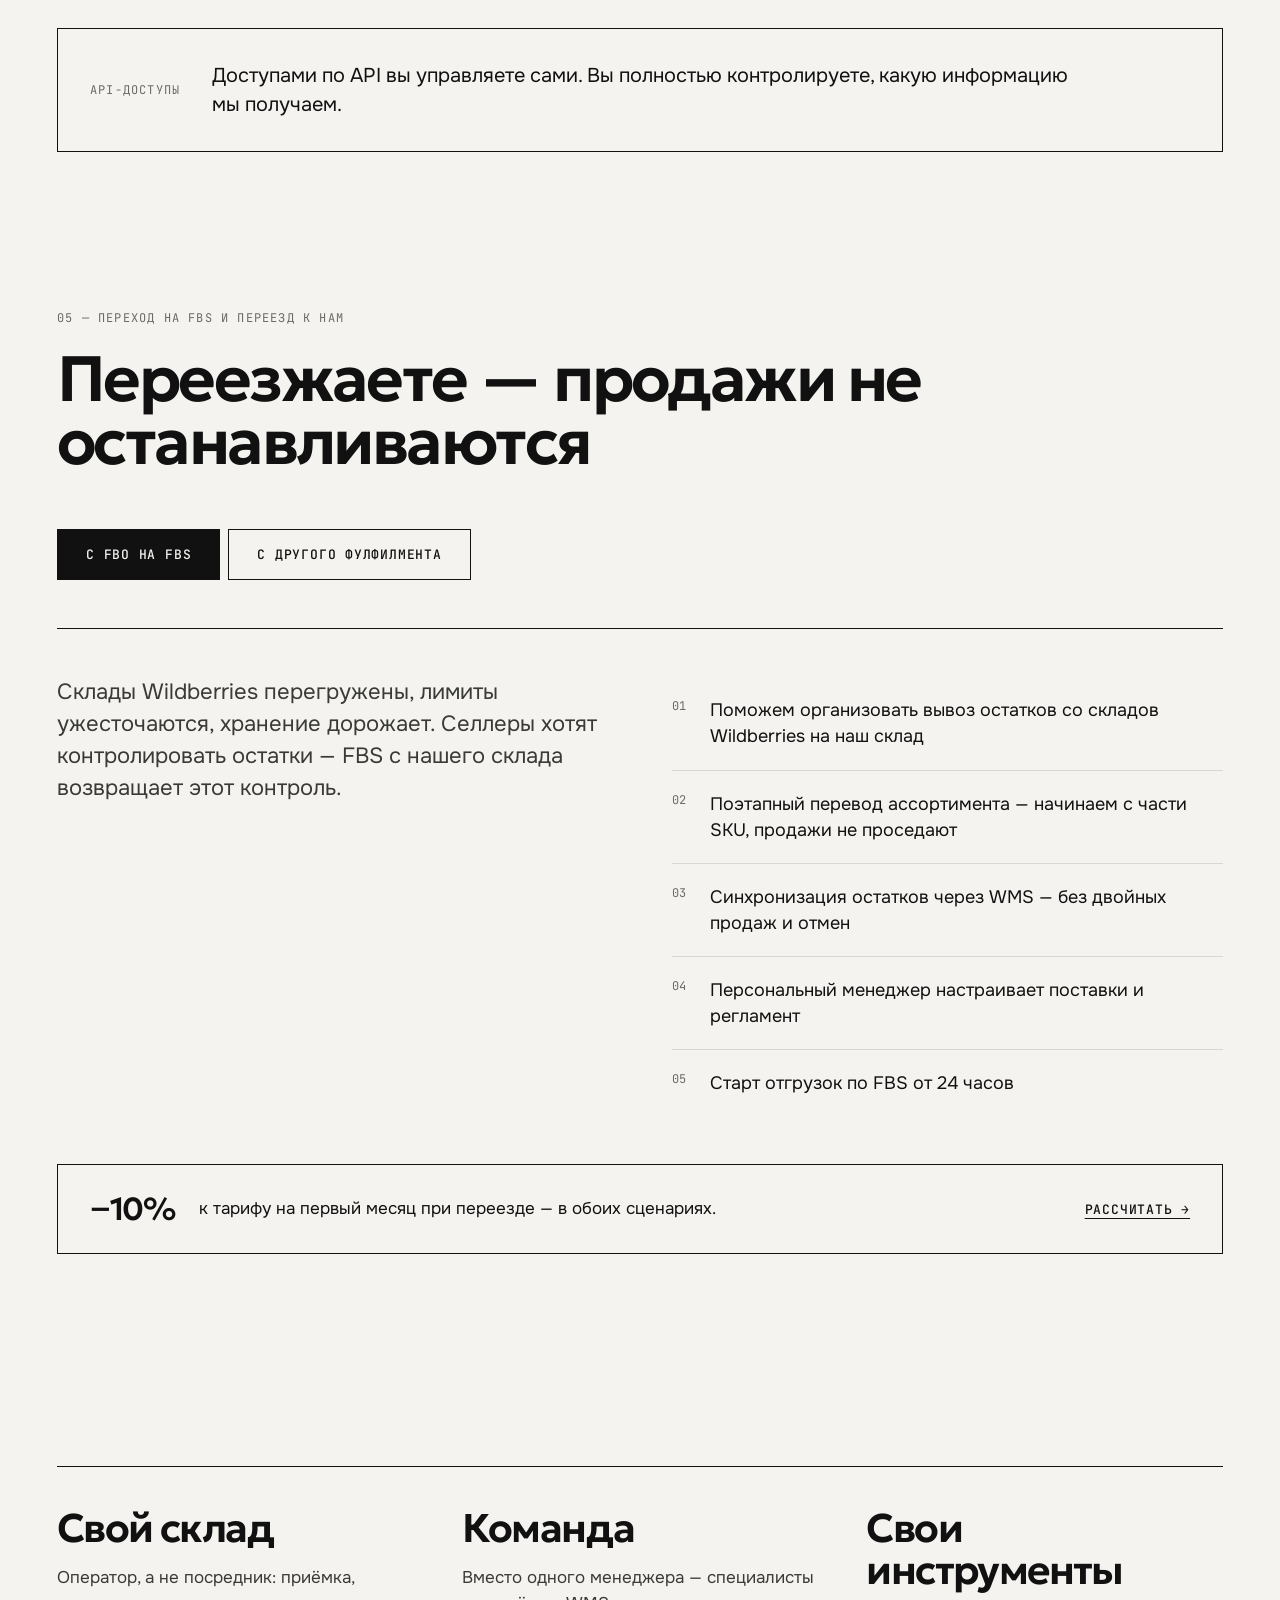
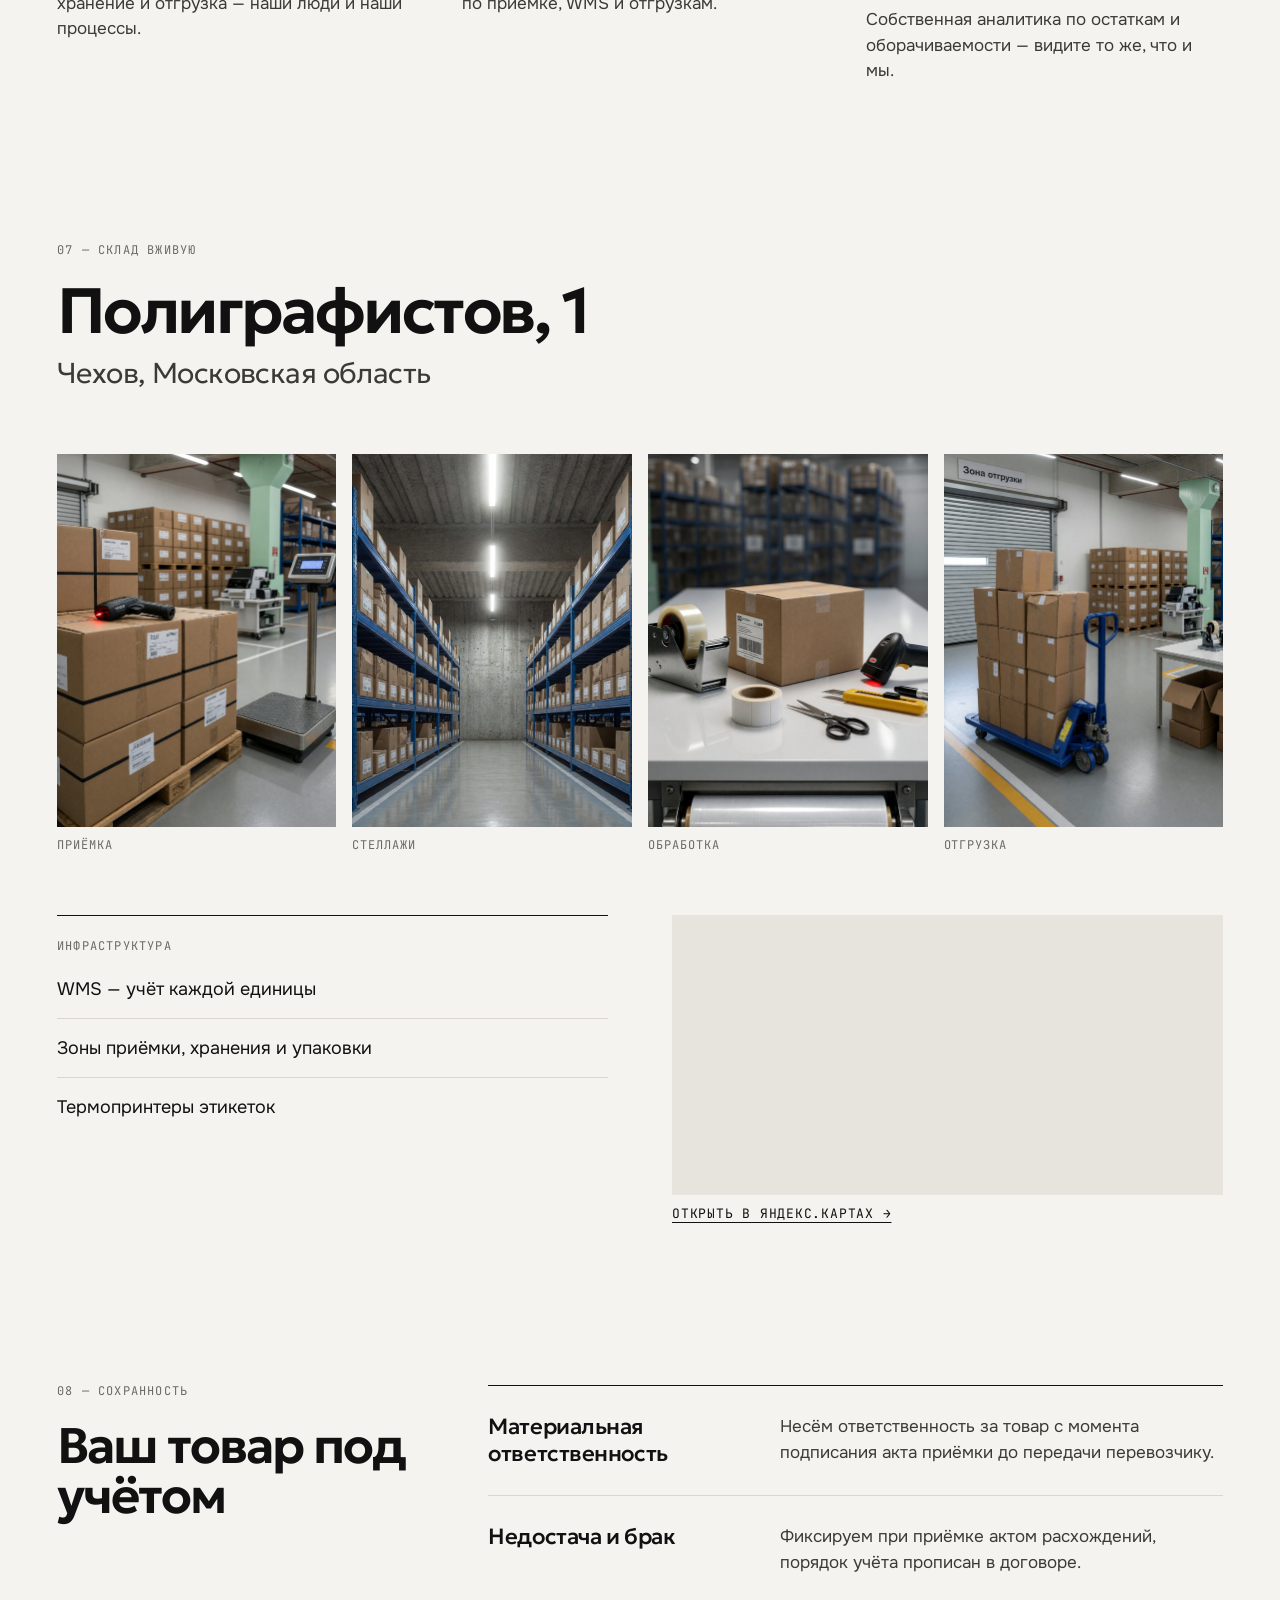
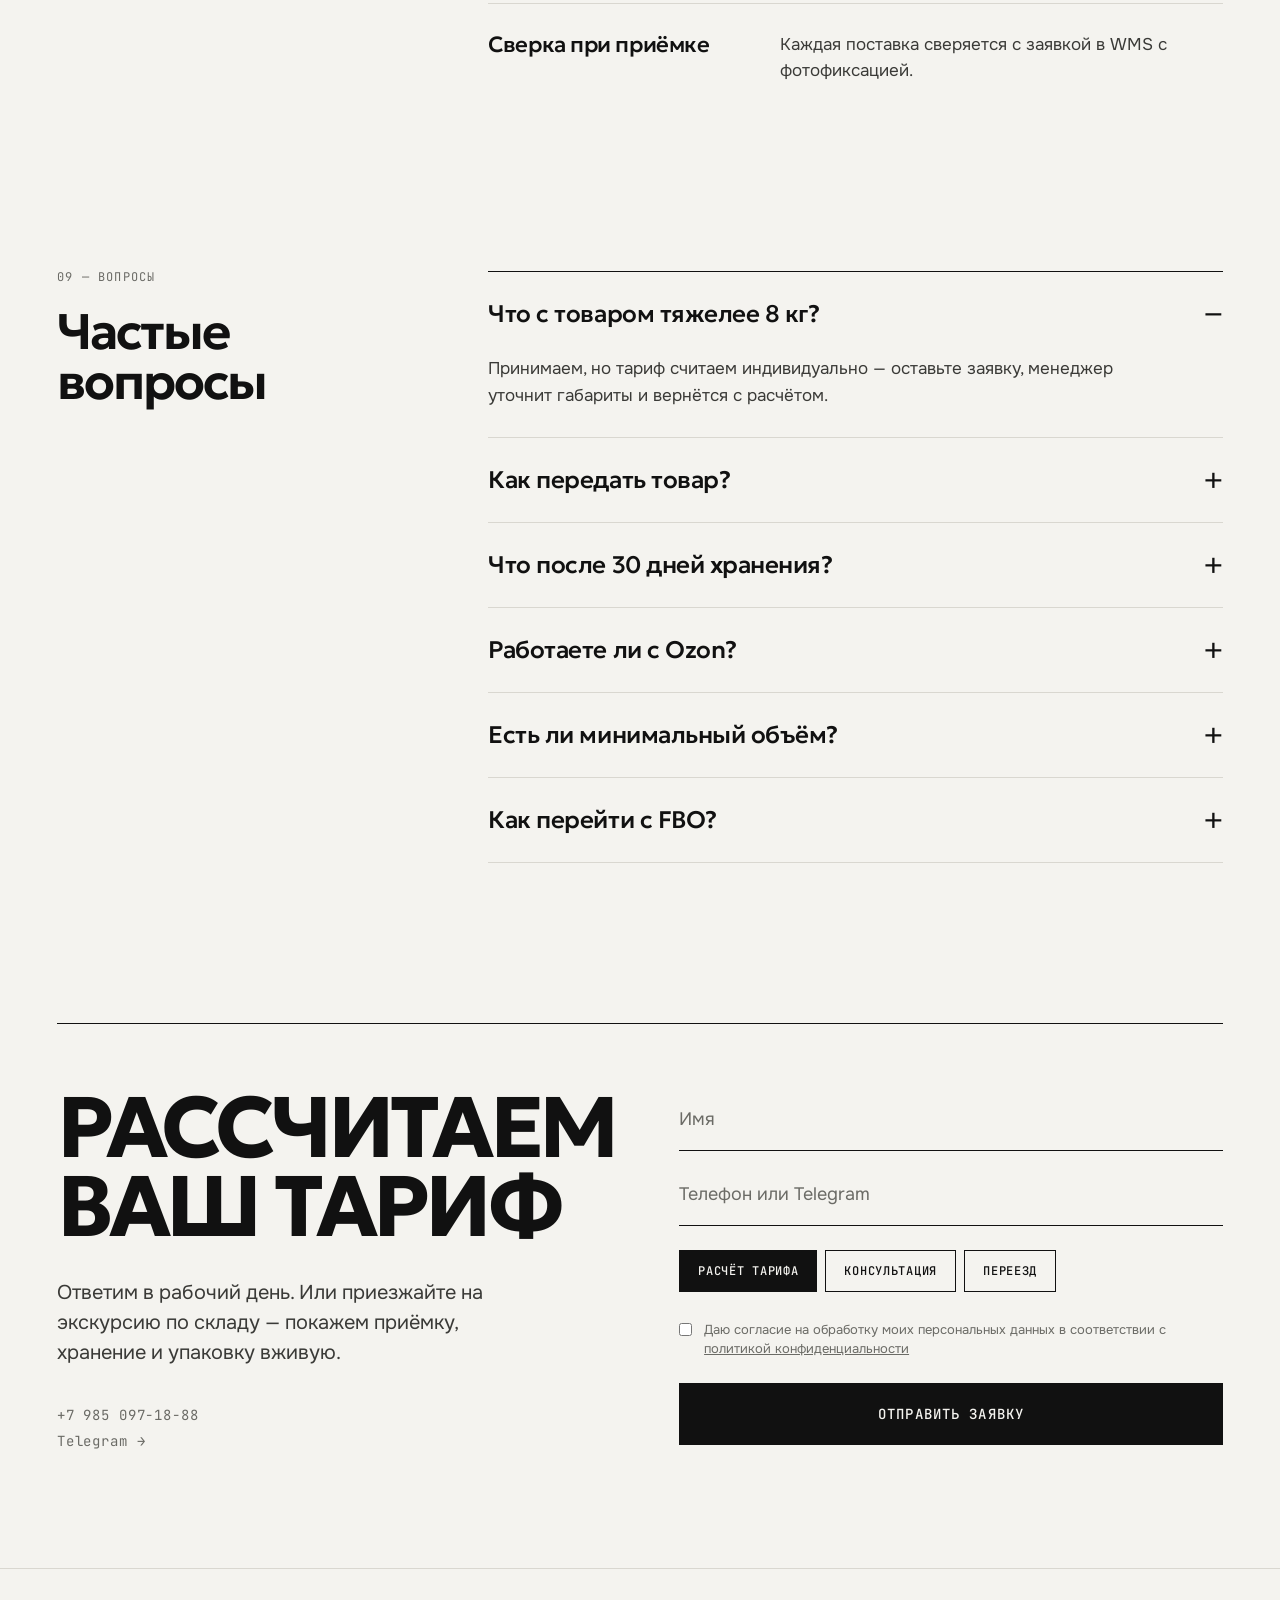
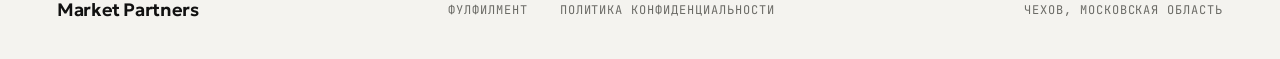
<file: frontend/landing/index.html>
<!DOCTYPE html>
<html lang="ru">
<head>
<meta charset="utf-8">
<meta name="viewport" content="width=device-width, initial-scale=1">
<title>Фулфилмент FBS для Wildberries и Ozon — Market Partners</title>
<meta name="description" content="Фулфилмент FBS: свой склад в Чехове, ежедневные отгрузки на Wildberries и Ozon. Тариф от 30 ₽ за заказ — всё включено.">
<link rel="preconnect" href="https://fonts.googleapis.com">
<link rel="preconnect" href="https://fonts.gstatic.com" crossorigin>
<link href="https://fonts.googleapis.com/css2?family=Geologica:wght@300;500;600;700&family=Onest:wght@400;500;600&family=JetBrains+Mono:wght@400;500&display=swap" rel="stylesheet">
<link rel="stylesheet" href="css/styles.css">
</head>
<body>

<!-- NAV -->
<header class="nav wrap">
  <nav class="nav-links d-only" aria-label="Основная навигация">
    <a href="#">Фулфилмент</a>
    <a href="#contact">Контакты</a>
  </nav>
  <div class="nav-logo">Market Partners</div>
  <div class="nav-right">
    <a class="nav-phone d-only muted" href="tel:+79850971888">+7 985 097-18-88</a>
    <a class="d-only" href="#calc">Рассчитать</a>
    <button class="nav-burger" type="button" id="menu-open" aria-haspopup="dialog" aria-controls="menu">Меню <span class="burger-icon" aria-hidden="true"></span></button>
  </div>
</header>

<!-- MOBILE / FULLSCREEN MENU -->
<div class="menu" id="menu" role="dialog" aria-modal="true" aria-label="Меню" hidden>
  <div class="menu-top wrap">
    <span class="nav-logo">Market Partners</span>
    <button class="nav-burger" type="button" id="menu-close">Закрыть <span class="burger-close" aria-hidden="true"></span></button>
  </div>
  <nav class="menu-links wrap" aria-label="Меню">
    <a href="#">Фулфилмент</a>
    <a href="#calc" data-menu-close>Рассчитать стоимость</a>
    <a href="#migration" data-menu-close>Переход с FBO</a>
    <a href="#contact" data-menu-close>Контакты</a>
  </nav>
  <div class="menu-foot wrap mono-label"><a href="tel:+79850971888">+7 985 097-18-88</a><a href="https://t.me/+79850971888">Telegram →</a></div>
</div>

<main>

<!-- HERO -->
<section class="hero wrap">
  <div class="hero-kickers mono-label">
    <span class="d-only">Склад в Чехове, МО · Полиграфистов, 1</span>
    <span>Wildberries · Ozon</span>
  </div>
  <h1 class="hero-title">Фулфилмент FBS<span class="hero-sub">для Wildberries и Ozon</span></h1>
  <div class="hero-cta">
    <p class="hero-lead">Свой склад в Чехове, ежедневные отгрузки. Тариф от 30 ₽ за заказ — всё включено.</p>
    <a class="btn btn-dark" href="#calc">Рассчитать стоимость</a>
    <a class="link-mono" href="#migration">Переходите с FBO или другого склада? →</a>
  </div>
  <div class="hero-photos photo-strip">
    <div class="photo"><img src="assets/shipping.jpg" alt="Отгрузка со склада"></div>
    <div class="photo"><img src="assets/receiving.jpg" alt="Приёмка товара"></div>
    <div class="photo"><img src="assets/storage.jpg" alt="Хранение на стеллажах"></div>
    <div class="photo"><img src="assets/processing.jpg" alt="Обработка заказов"></div>
  </div>
</section>

<!-- 01 ЧТО ВХОДИТ -->
<section class="s-tariff wrap">
  <div class="tariff-head" data-stagger>
    <div>
      <div class="mono-label">01 — Что входит в тариф</div>
      <h2 class="h2-xl">Одна ставка за заказ. Всё включено.</h2>
    </div>
    <p class="lead d-only">На рынке фулфилмент чаще продают конструктором: каждая операция тарифицируется отдельно, и итог непредсказуем. У нас одна цифра за заказ — от приёмки до отгрузки.</p>
    <p class="lead m-only">На рынке фулфилмент чаще продают конструктором: каждая операция тарифицируется отдельно. У нас одна цифра за заказ — от приёмки до отгрузки.</p>
  </div>
  <div class="tariff-steps" data-stagger>
    <div class="step"><span class="step-num mono-num">01</span><span class="step-title">Приёмка</span><p class="step-desc d-only">Сверка с поставкой</p></div>
    <div class="step"><span class="step-num mono-num">02</span><span class="step-title">Сортировка</span><p class="step-desc d-only">Размещение по ячейкам WMS</p></div>
    <div class="step"><span class="step-num mono-num">03</span><span class="step-title">Хранение <span class="step-note m-only">30 дней бесплатно, FIFO</span></span><p class="step-desc d-only">30 дней бесплатно, FIFO</p></div>
    <div class="step"><span class="step-num mono-num">04</span><span class="step-title">Обработка заказов</span><p class="step-desc d-only">Сборка, упаковка, маркировка</p></div>
    <div class="step"><span class="step-num mono-num">05</span><span class="step-title"><span class="d-only">Отгрузка</span><span class="m-only">Отгрузка в ПВЗ/СЦ</span></span><p class="step-desc d-only">В ПВЗ и СЦ, ежедневно</p></div>
  </div>
</section>

<!-- 02 КАЛЬКУЛЯТОР -->
<section class="s-calc wrap" id="calc">
  <div class="mono-label reveal">02 — Калькулятор</div>
  <h2 class="h2-xl calc-title reveal"><span class="d-only">Рассчитайте стоимость за минуту</span><span class="m-only">Рассчитайте стоимость</span></h2>
  <div class="calc-grid" data-stagger>
    <div class="calc-controls">
      <div>
        <div class="calc-row-head"><span class="mono-label">Заказов в день</span><span class="calc-orders" id="orders-value">100</span></div>
        <input type="range" id="orders" min="100" max="5000" step="100" value="100" aria-label="Заказов в день">
        <div class="calc-scale mono-num d-only"><span>100</span><span>1000</span><span>2000</span><span>3000</span><span>4000</span><span>5000</span></div>
        <div class="calc-scale mono-num m-only"><span>100</span><span>2500</span><span>5000</span></div>
        <p class="calc-note d-only">Меньше 100 заказов в день — [РЫБА: условия для малого объёма]</p>
      </div>
      <div>
        <div class="mono-label">Вес единицы товара</div>
        <div class="calc-weights" id="weights" role="group" aria-label="Вес единицы товара"></div>
      </div>
      <label class="calc-fragile"><input type="checkbox" id="fragile">Хрупкий товар <span class="mono-note">+15%</span></label>
      <div>
        <div class="mono-label">Ваш маркетплейс</div>
        <div class="calc-mp-row">
          <label class="calc-fragile"><input type="checkbox" id="mp-wb">Wildberries</label>
          <label class="calc-fragile"><input type="checkbox" id="mp-ozon">Ozon</label>
        </div>
      </div>
    </div>
    <div class="calc-panel">
      <div id="calc-result">
        <div class="calc-result-grid">
          <div><div class="mono-label dark">Ставка за заказ</div><div class="calc-rate"><span id="rate">45</span> <span class="calc-rub">₽</span></div></div>
          <div><div class="mono-label dark">Ориентировочно в день</div><div class="calc-month"><span id="month">5 500</span> ₽</div></div>
        </div>
      </div>
      <div id="calc-over8" hidden>
        <div class="mono-label dark">Товар свыше 8 кг</div>
        <div class="calc-individual">Считаем индивидуально — оставьте заявку</div>
      </div>
      <div class="calc-included">
        <div class="mono-label dark">Включено в ставку</div>
        <div class="calc-included-grid d-only">
          <span>Приёмка и сверка</span><span>Сортировка и размещение</span><span>Хранение 30 дней</span><span>Сборка и упаковка</span><span>Маркировка</span><span>Ежедневная отгрузка в ПВЗ/СЦ</span>
        </div>
        <div class="calc-included-line m-only">Приёмка и сверка · Сортировка · Хранение 30 дней · Сборка и упаковка · Маркировка · Ежедневная отгрузка</div>
      </div>
      <div class="calc-meta mono-num">Прайс актуален на <span id="price-date"></span></div>
      <p class="calc-disclaimer">Расчёт предварительный. Финальный тариф — после уточнения параметров товара и поставок.</p>
      <form class="calc-form" data-form>
        <input type="text" name="website" tabindex="-1" autocomplete="off" style="position:absolute;left:-9999px" aria-hidden="true">
        <div class="calc-form-fields">
          <input type="text" name="name" placeholder="Имя" autocomplete="name">
          <input type="text" name="contact" placeholder="Телефон или Telegram" autocomplete="tel">
        </div>
        <label class="calc-consent"><input type="checkbox" name="consent" required>Даю согласие на обработку моих персональных данных в соответствии с <a href="privacy.html" target="_blank">политикой конфиденциальности</a></label>
        <button class="btn btn-light" type="submit">Зафиксировать этот расчёт со скидкой 10% на первый месяц</button>
        <p class="calc-form-note" data-form-note>Параметры расчёта прикрепятся к заявке.</p>
      </form>
    </div>
  </div>
</section>

<!-- 03 КАК РАБОТАЕМ -->
<section class="s-how wrap">
  <div class="how-grid">
    <div class="reveal">
      <div class="mono-label">03 — Как мы работаем</div>
      <h2 class="h2-lg d-only">Регламент без сюрпризов</h2>
    </div>
    <div class="how-cells" data-stagger>
      <div class="how-cell"><div class="mono-label">Приёмка</div><div class="how-value">Будни, 9:00–17:00</div><p class="how-desc">Поставки формируются через WMS и согласуются с персональным менеджером.</p></div>
      <div class="how-cell"><div class="mono-label">Отгрузки</div><div class="how-value">Ежедневно</div><p class="how-desc d-only">Склад работает каждый день — заказы уезжают в ПВЗ и СЦ без пауз на выходные.</p></div>
      <div class="how-cell"><div class="mono-label">Хранение</div><div class="how-value">30 дней бесплатно, FIFO</div><p class="how-desc">Далее — 150р за м³/день.<br>При условии оборачиваемости товара, хранение для вас фактически бесплатно.</p></div>
      <div class="how-cell"><div class="mono-label">Менеджер</div><div class="how-value">Персональный</div><p class="how-desc">Один контакт по поставкам, регламентам упаковки и маркировки.</p></div>
    </div>
  </div>
</section>

<!-- 04 ЛИЧНЫЙ КАБИНЕТ -->
<section class="s-cab wrap">
  <div class="mono-label reveal">04 — Личный кабинет</div>
  <h2 class="h2-xl cab-title reveal">Ваш склад — у вас перед глазами</h2>
  <p class="lead cab-lead reveal">Личный кабинет с логином и паролем. Остатки, заказы, счета и начисления — в любой момент, без звонков менеджеру.</p>
  <div class="cab-tabs d-only" role="tablist" aria-label="Разделы личного кабинета" id="cab-tabs" data-stagger></div>
  <div class="cab-body" id="cab-body">
    <div class="cab-item" data-cab>
      <button class="acc-btn m-only" type="button" aria-expanded="false"><span>Ассортимент и остатки</span><span class="acc-sign" aria-hidden="true">+</span></button>
      <div class="cab-panel">
        <div class="cab-text">
          <h3>Ассортимент и остатки</h3>
          <p>Карточки товаров со всеми характеристиками подтягиваются в нашу систему по API автоматически — заводить руками ничего не нужно. В кабинете виден весь ваш ассортимент и сколько единиц каждого товара физически лежит на складе.</p>
        </div>
        <div class="cab-shot"><img src="assets/cab-stock.jpg" alt="Раздел «Остатки» в личном кабинете"></div>
      </div>
    </div>
    <div class="cab-item" data-cab>
      <button class="acc-btn m-only" type="button" aria-expanded="false"><span>Заявки на отгрузку</span><span class="acc-sign" aria-hidden="true">+</span></button>
      <div class="cab-panel">
        <div class="cab-text">
          <h3>Заявки на отгрузку</h3>
          <p>Ассортимент уже в системе, поэтому заявка создаётся в несколько кликов: выбираете товары, количество и дату поставки. Дальше заявку ведём мы.</p>
        </div>
        <div class="cab-shot"><img src="assets/cab-request.jpg" alt="Создание заявки на отгрузку"></div>
      </div>
    </div>
    <div class="cab-item" data-cab>
      <button class="acc-btn m-only" type="button" aria-expanded="false"><span>Счета и детализация</span><span class="acc-sign" aria-hidden="true">+</span></button>
      <div class="cab-panel">
        <div class="cab-text">
          <h3>Счета и детализация</h3>
          <p>Все счета на оплату — в кабинете. Видно, за что и сколько начислено, с полной расшифровкой. Ничего не теряется в переписке.</p>
        </div>
        <div class="cab-shot"><img src="assets/cab-invoice.jpg" alt="Счёт на оплату с детализацией"></div>
      </div>
    </div>
    <div class="cab-item" data-cab>
      <button class="acc-btn m-only" type="button" aria-expanded="false"><span>Хранение без сюрпризов</span><span class="acc-sign" aria-hidden="true">+</span></button>
      <div class="cab-panel">
        <div class="cab-text">
          <h3>Хранение без сюрпризов</h3>
          <p>Система ежедневно фиксирует объём вашего товара на складе. Первые 30 дней — бесплатно, начисление ноль. Дальше 150 ₽ за кубометр в сутки, и вы видите начисление заранее, ещё до счёта.</p>
        </div>
        <div class="cab-shot"><img src="assets/cab-storage.jpg" alt="Начисления за хранение по дням"></div>
      </div>
    </div>
  </div>
  <div class="cab-api reveal">
    <span class="mono-label">API-доступы</span>
    <p>Доступами по API вы управляете сами. Вы полностью контролируете, какую информацию мы получаем.</p>
  </div>
</section>

<!-- 05 ПЕРЕХОД -->
<section class="s-migration wrap" id="migration">
  <div class="mono-label reveal"><span class="d-only">05 — Переход на FBS и переезд к нам</span><span class="m-only">05 — Переход на FBS и переезд</span></div>
  <h2 class="h2-xl mig-title reveal">Переезжаете — продажи не останавливаются</h2>
  <div class="mig-tabs" role="tablist" aria-label="Сценарии переезда" data-stagger>
    <button class="tab-btn is-active" type="button" role="tab" aria-selected="true" data-mig-tab="a">С FBO на FBS</button>
    <button class="tab-btn" type="button" role="tab" aria-selected="false" data-mig-tab="b"><span class="d-only">С другого фулфилмента</span><span class="m-only">С другого склада</span></button>
  </div>
  <div class="mig-body">
    <div class="mig-panel" role="tabpanel" data-mig-panel="a">
      <p class="mig-intro d-only">Склады Wildberries перегружены, лимиты ужесточаются, хранение дорожает. Селлеры хотят контролировать остатки — FBS с нашего склада возвращает этот контроль.</p>
      <p class="mig-intro m-only">Склады Wildberries перегружены, лимиты ужесточаются, хранение дорожает. FBS с нашего склада возвращает контроль над остатками.</p>
      <div class="mig-steps" data-stagger>
        <div class="mig-step"><span class="mono-num">01</span><span><span class="d-only">Поможем организовать вывоз остатков со складов Wildberries на наш склад</span><span class="m-only">Организуем вывоз остатков со складов Wildberries к нам</span></span></div>
        <div class="mig-step"><span class="mono-num">02</span><span><span class="d-only">Поэтапный перевод ассортимента — начинаем с части SKU, продажи не проседают</span><span class="m-only">Поэтапный перевод — начинаем с части SKU, продажи не проседают</span></span></div>
        <div class="mig-step"><span class="mono-num">03</span><span><span class="d-only">Синхронизация остатков через WMS — без двойных продаж и отмен</span><span class="m-only">Синхронизация остатков через WMS — без двойных продаж</span></span></div>
        <div class="mig-step"><span class="mono-num">04</span><span>Персональный менеджер настраивает поставки и регламент</span></div>
        <div class="mig-step"><span class="mono-num">05</span><span>Старт отгрузок по FBS от 24 часов</span></div>
      </div>
    </div>
    <div class="mig-panel" role="tabpanel" data-mig-panel="b" hidden>
      <p class="mig-intro d-only">Главный страх при смене фулфилмента — остановка продаж. Поэтому на время переезда два склада работают параллельно.</p>
      <p class="mig-intro m-only">На время переезда два склада работают параллельно — продажи не останавливаются.</p>
      <div class="mig-steps" data-stagger>
        <div class="mig-step"><span class="mono-num">01</span><span><span class="d-only">План переезда с персональным менеджером, без остановки продаж</span><span class="m-only">План переезда с персональным менеджером</span></span></div>
        <div class="mig-step"><span class="mono-num">02</span><span><span class="d-only">Приёмка остатков со сверкой и фотофиксацией, акт расхождений — вы точно знаете, что доехало</span><span class="m-only">Приёмка остатков со сверкой, фотофиксацией и актом расхождений</span></span></div>
        <div class="mig-step"><span class="mono-num">03</span><span><span class="d-only">Перенос процессов: регламенты упаковки и маркировки воспроизводим с первого дня</span><span class="m-only">Регламенты упаковки и маркировки воспроизводим с первого дня</span></span></div>
      </div>
    </div>
  </div>
  <div class="mig-discount reveal">
    <span class="mig-percent">−10%</span>
    <span><span class="d-only">к тарифу на первый месяц при переезде — в обоих сценариях.</span><span class="m-only">к тарифу на первый месяц при переезде</span></span>
    <a class="link-mono d-only" href="#calc">Рассчитать →</a>
  </div>
</section>

<!-- 06 ДОВЕРИЕ -->
<section class="s-trust wrap">
  <div class="mono-label reveal">06 — Почему нам доверяют</div>
  <div class="trust-grid" data-stagger>
    <div class="trust-item"><div class="trust-title">Свой склад</div><p class="d-only">Оператор, а не посредник: приёмка, хранение и отгрузка — наши люди и наши процессы.</p><p class="m-only">Оператор, а не посредник.</p></div>
    <div class="trust-item"><div class="trust-title">Команда</div><p class="d-only">Вместо одного менеджера — специалисты по приёмке, WMS и отгрузкам.</p><p class="m-only">Специалисты вместо одного менеджера.</p></div>
    <div class="trust-item"><div class="trust-title">Свои инструменты</div><p class="d-only">Собственная аналитика по остаткам и оборачиваемости — видите то же, что и мы.</p><p class="m-only">Собственная аналитика по остаткам и оборачиваемости.</p></div>
  </div>
</section>

<!-- 07 СКЛАД -->
<section class="s-warehouse">
  <div class="wrap wh-head reveal">
    <div>
      <div class="mono-label">07 — Склад вживую</div>
      <h2 class="h2-xl">Полиграфистов, 1</h2>
      <div class="wh-sub">Чехов, Московская область</div>
    </div>
  </div>
  <div class="wrap wh-photos photo-strip" data-stagger="photo">
    <div><div class="photo"><img src="assets/wh-receiving.jpg" alt="Приёмка с весами"></div><div class="photo-caption mono-label">Приёмка</div></div>
    <div><div class="photo"><img src="assets/shelves.jpg" alt="Стеллажи"></div><div class="photo-caption mono-label">Стеллажи</div></div>
    <div><div class="photo"><img src="assets/wh-processing.jpg" alt="Обработка заказов"></div><div class="photo-caption mono-label">Обработка</div></div>
    <div><div class="photo"><img src="assets/wh-shipping.jpg" alt="Отгрузка со склада"></div><div class="photo-caption mono-label">Отгрузка</div></div>
  </div>
  <div class="wrap wh-bottom" data-stagger>
    <div class="wh-infra d-only">
      <div class="mono-label">Инфраструктура</div>
      <div class="wh-infra-list">
        <span>WMS — учёт каждой единицы</span>
        <span>Зоны приёмки, хранения и упаковки</span>
        <span>Термопринтеры этикеток</span>
      </div>
    </div>
    <div><div class="wh-map" style="padding:0;border:0;overflow:hidden"><iframe src="https://yandex.ru/map-widget/v1/?ol=biz&oid=48410658029&ll=37.464517%2C55.156595&z=17" title="Склад Market Partners на карте" width="100%" height="100%" frameborder="0" allowfullscreen loading="lazy" style="display:block;min-height:280px;border:0"></iframe></div><a class="link-mono" href="https://yandex.ru/maps/org/market_partners/48410658029/" target="_blank" rel="noopener" style="display:inline-block;margin-top:12px">Открыть в Яндекс.Картах →</a></div>
  </div>
</section>

<!-- 08 СОХРАННОСТЬ -->
<section class="s-safety wrap">
  <div class="safety-grid">
    <div class="reveal">
      <div class="mono-label">08 — Сохранность</div>
      <h2 class="h2-lg">Ваш товар под учётом</h2>
    </div>
    <div class="safety-rows" data-stagger>
      <div class="safety-row"><span class="safety-title">Материальная ответственность</span><span class="safety-desc d-only">Несём ответственность за товар с момента подписания акта приёмки до передачи перевозчику.</span><span class="safety-desc m-only">От акта приёмки до передачи перевозчику.</span></div>
      <div class="safety-row"><span class="safety-title">Недостача и брак</span><span class="safety-desc d-only">Фиксируем при приёмке актом расхождений, порядок учёта прописан в договоре.</span><span class="safety-desc m-only">Фиксируем актом расхождений при приёмке.</span></div>
      <div class="safety-row"><span class="safety-title">Сверка при приёмке</span><span class="safety-desc d-only">Каждая поставка сверяется с заявкой в WMS с фотофиксацией.</span><span class="safety-desc m-only">Каждая поставка — сверка в WMS с фотофиксацией.</span></div>
    </div>
  </div>
</section>

<!-- 09 FAQ -->
<section class="s-faq wrap">
  <div class="faq-grid">
    <div class="reveal">
      <div class="mono-label">09 — Вопросы</div>
      <h2 class="h2-lg d-only">Частые вопросы</h2>
    </div>
    <div class="faq-list" id="faq" data-stagger>
      <div class="faq-item" data-faq>
        <button class="acc-btn" type="button" aria-expanded="false"><span>Что с товаром тяжелее 8 кг?</span><span class="acc-sign" aria-hidden="true">+</span></button>
        <p class="faq-answer" hidden>Принимаем, но тариф считаем индивидуально — оставьте заявку, менеджер уточнит габариты и вернётся с расчётом.</p>
      </div>
      <div class="faq-item" data-faq>
        <button class="acc-btn" type="button" aria-expanded="false"><span>Как передать товар?</span><span class="acc-sign" aria-hidden="true">+</span></button>
        <p class="faq-answer" hidden>Формируете поставку в WMS, согласуете дату с менеджером и привозите на склад в Чехов в будни с 9:00 до 17:00. При переезде поможем организовать вывоз.</p>
      </div>
      <div class="faq-item" data-faq>
        <button class="acc-btn" type="button" aria-expanded="false"><span>Что после 30 дней хранения?</span><span class="acc-sign" aria-hidden="true">+</span></button>
        <p class="faq-answer" hidden>Мы работаем по модели FIFO (первым пришел - первым ушел), при условии оборачиваемости товара, хранение для вас будет бесплатным, если же товар залежался, будем считать по фактическому объему товара - 150р за м³ в день.</p>
      </div>
      <div class="faq-item" data-faq>
        <button class="acc-btn" type="button" aria-expanded="false"><span>Работаете ли с Ozon?</span><span class="acc-sign" aria-hidden="true">+</span></button>
        <p class="faq-answer" hidden>Да. Отгружаем по FBS на Wildberries и Ozon — с одного склада и по одной ставке.</p>
      </div>
      <div class="faq-item" data-faq>
        <button class="acc-btn" type="button" aria-expanded="false"><span>Есть ли минимальный объём?</span><span class="acc-sign" aria-hidden="true">+</span></button>
        <p class="faq-answer" hidden>Наша тарифная сетка начинается от 100 заказов в день — на этом объёме экономика склада работает предсказуемо для обеих сторон. Но если вы присматриваетесь к нам и хотите сначала убедиться в качестве, мы готовы стартовать с тестовой партии меньшего объёма. Условие простое: если работа вас устроит, вы переводите к нам основной объём.</p>
      </div>
      <div class="faq-item" data-faq>
        <button class="acc-btn" type="button" aria-expanded="false"><span>Как перейти с FBO?</span><span class="acc-sign" aria-hidden="true">+</span></button>
        <p class="faq-answer" hidden>Поэтапно: поможем организовать вывоз остатков со складов Wildberries, переводим часть SKU, синхронизируем остатки через WMS. Продажи не проседают.</p>
      </div>
    </div>
  </div>
</section>

<!-- CTA -->
<section class="s-cta wrap" id="contact">
  <div class="cta-grid" data-stagger>
    <div class="cta-left">
      <h2 class="cta-title">Рассчитаем ваш тариф</h2>
      <p class="lead d-only">Ответим в рабочий день. Или приезжайте на экскурсию по складу — покажем приёмку, хранение и упаковку вживую.</p>
      <p class="lead m-only">Ответим в рабочий день. Или приезжайте на экскурсию по складу.</p>
      <div class="cta-contacts mono-num d-only"><a href="tel:+79850971888">+7 985 097-18-88</a><a href="https://t.me/+79850971888">Telegram →</a></div>
    </div>
    <form class="cta-form" data-form>
      <input type="text" name="website" tabindex="-1" autocomplete="off" style="position:absolute;left:-9999px" aria-hidden="true">
      <input type="text" name="name" placeholder="Имя" autocomplete="name">
      <input type="text" name="contact" placeholder="Телефон или Telegram" autocomplete="tel">
      <div class="cta-topics" role="group" aria-label="Тема заявки">
        <button class="chip is-active" type="button" aria-pressed="true"><span class="d-only">Расчёт тарифа</span><span class="m-only">Расчёт</span></button>
        <button class="chip" type="button" aria-pressed="false">Консультация</button>
        <button class="chip" type="button" aria-pressed="false">Переезд</button>
      </div>
      <label class="cta-consent"><input type="checkbox" name="consent" required><span>Даю согласие на обработку моих персональных данных в соответствии с <a href="privacy.html" target="_blank">политикой конфиденциальности</a></span></label>
      <button class="btn btn-dark" type="submit">Отправить заявку</button>
      <p class="calc-form-note" data-form-note hidden></p>
    </form>
    <div class="cta-contacts mono-num m-only"><a href="tel:+79850971888">+7 985 097-18-88</a><a href="https://t.me/+79850971888">Telegram →</a></div>
  </div>
</section>

</main>

<!-- FOOTER -->
<footer class="footer wrap">
  <span class="footer-logo">Market Partners</span>
  <div class="footer-links">
    <a class="d-only" href="#">Фулфилмент</a>
    <a href="privacy.html">Политика конфиденциальности</a>
  </div>
  <span>Чехов, Московская область</span>
</footer>

<!-- COOKIE NOTICE -->
<div class="cookie-bar" id="cookie-bar" hidden>
  <p>Мы используем файлы cookie для работы сайта. Оставаясь на сайте, вы соглашаетесь с <a href="privacy.html" target="_blank">политикой конфиденциальности</a>.</p>
  <button class="cookie-ok" type="button" id="cookie-ok">Хорошо</button>
</div>

<script src="js/main.js"></script>
<script src="js/cookie.js"></script>
</body>
</html>
</file>
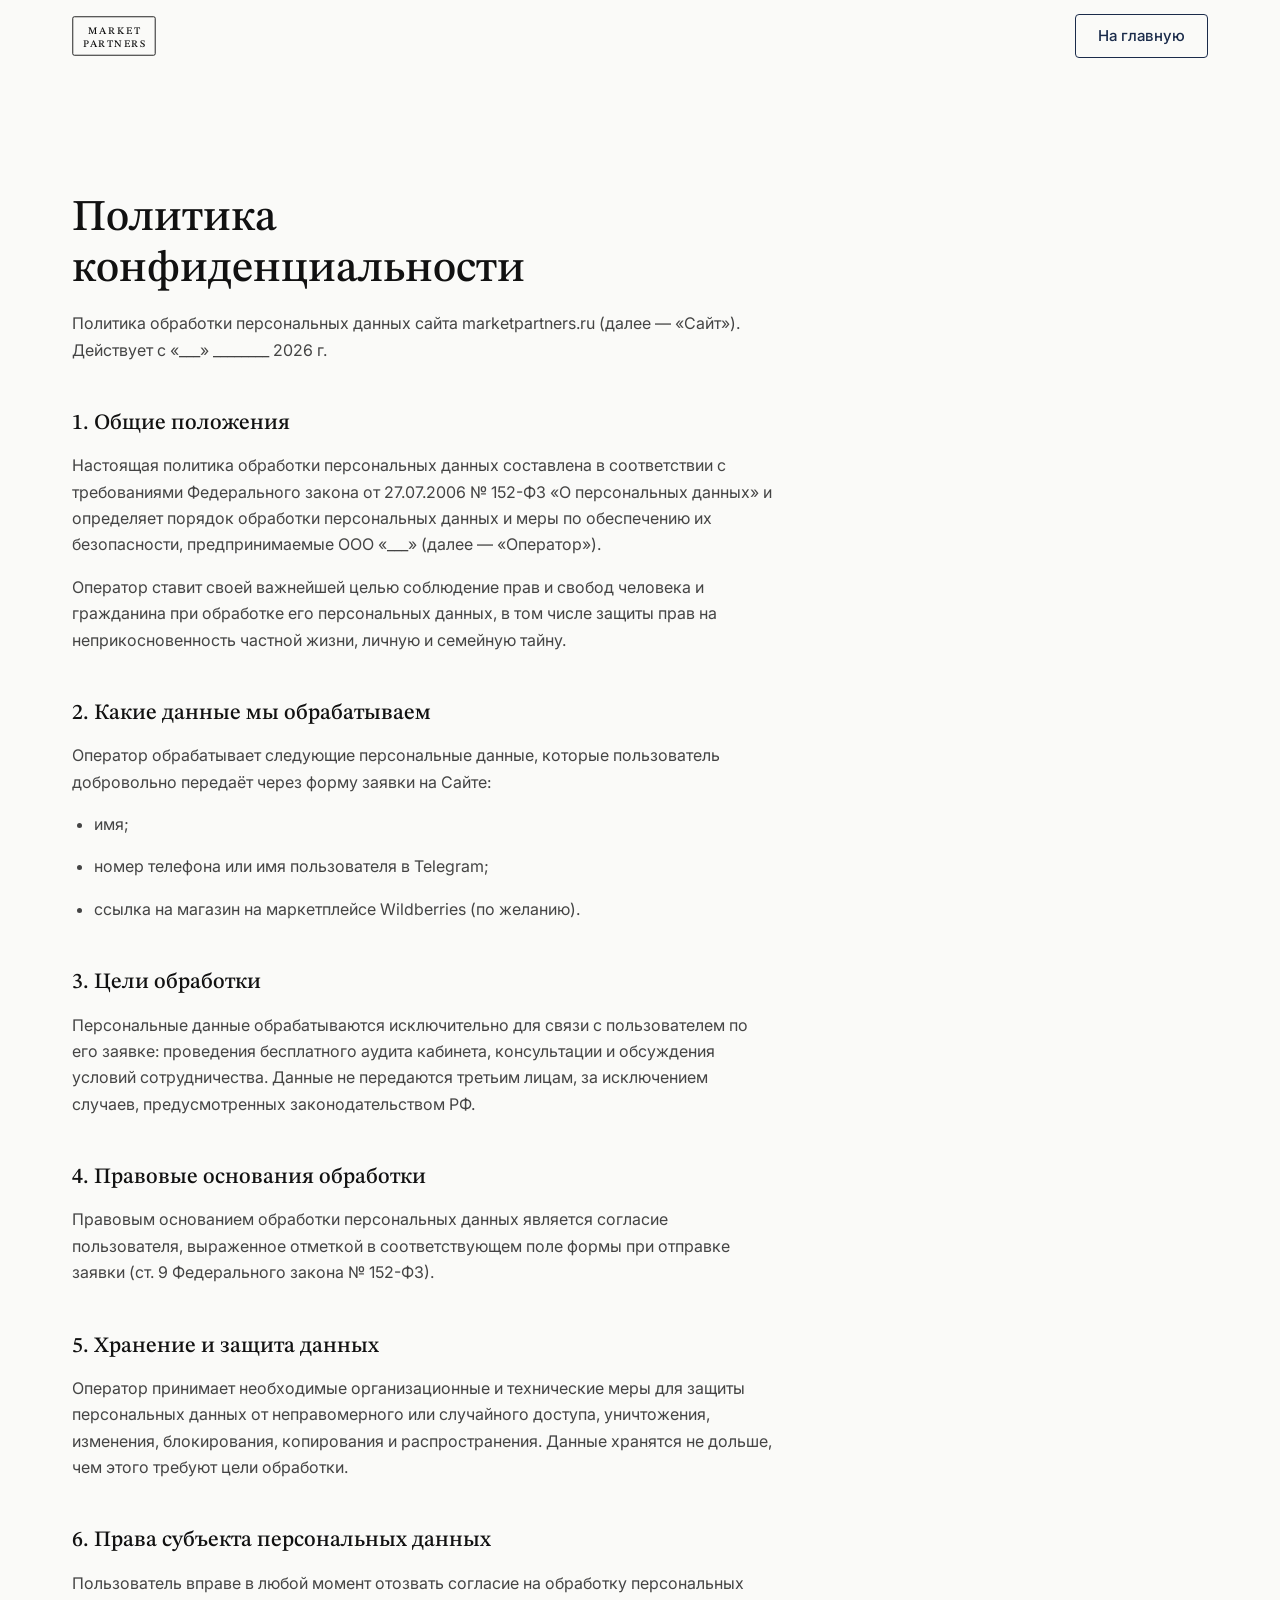
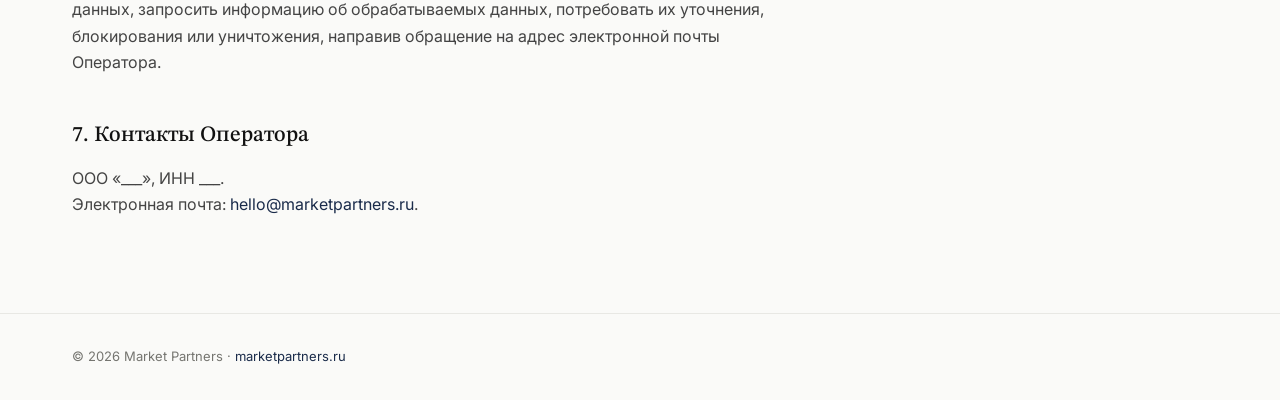
<file: landing/privacy.html>
<!DOCTYPE html>
<html lang="ru">
<head>
  <meta charset="UTF-8">
  <meta name="viewport" content="width=device-width, initial-scale=1">
  <title>Политика конфиденциальности — Market Partners</title>
  <meta name="description" content="Политика обработки персональных данных сайта marketpartners.ru.">
  <meta name="robots" content="noindex, follow">
  <link rel="icon" href="assets/favicon.svg" type="image/svg+xml">
  <link rel="icon" href="assets/favicon.png" sizes="32x32" type="image/png">
  <link rel="apple-touch-icon" href="assets/apple-touch-icon.png">
  <link rel="preconnect" href="https://fonts.googleapis.com">
  <link rel="preconnect" href="https://fonts.gstatic.com" crossorigin>
  <link href="https://fonts.googleapis.com/css2?family=Inter:wght@400;500;600&family=STIX+Two+Text:wght@500;600&display=swap" rel="stylesheet">
  <link rel="stylesheet" href="css/style.css">
  <style>
    .privacy { padding: 120px 0 96px; }
    .privacy h1 { font-size: clamp(30px, 4vw, 44px); max-width: 24ch; }
    .privacy h2 { font-size: 22px; margin-top: 48px; }
    .privacy p, .privacy li { max-width: 70ch; margin-top: 16px; font-size: 16px; }
    .privacy ul { padding-left: 22px; margin: 8px 0 0; }
    .privacy-header { position: static; background: var(--bg); }
    .privacy-footer { padding: 32px 0; border-top: 1px solid var(--line); font-size: 13px; color: var(--muted); }
  </style>
</head>
<body>
  <header class="header privacy-header">
    <div class="container header__inner">
      <a class="logo" href="index.html" aria-label="Market Partners — на главную">
        <svg viewBox="0 0 550 262" fill="none" aria-hidden="true" focusable="false">
          <rect x="5" y="5" width="540" height="252" rx="10" stroke="currentColor" stroke-width="6"/>
          <text x="105" y="116" textLength="340" lengthAdjust="spacing" font-weight="500" font-size="66" fill="currentColor">MARKET</text>
          <text x="75" y="200" textLength="400" lengthAdjust="spacing" font-weight="500" font-size="66" fill="currentColor">PARTNERS</text>
        </svg>
      </a>
      <a class="btn btn--ghost" href="index.html" style="margin-left:auto">На главную</a>
    </div>
  </header>

  <main class="privacy">
    <div class="container">
      <h1>Политика конфиденциальности</h1>
      <p class="section__sub">Политика обработки персональных данных сайта marketpartners.ru (далее — «Сайт»). Действует с «___» ________ 2026 г.</p>

      <h2>1. Общие положения</h2>
      <p>Настоящая политика обработки персональных данных составлена в соответствии с требованиями Федерального закона от 27.07.2006 № 152-ФЗ «О персональных данных» и определяет порядок обработки персональных данных и меры по обеспечению их безопасности, предпринимаемые ООО «___» (далее — «Оператор»).</p>
      <p>Оператор ставит своей важнейшей целью соблюдение прав и свобод человека и гражданина при обработке его персональных данных, в том числе защиты прав на неприкосновенность частной жизни, личную и семейную тайну.</p>

      <h2>2. Какие данные мы обрабатываем</h2>
      <p>Оператор обрабатывает следующие персональные данные, которые пользователь добровольно передаёт через форму заявки на Сайте:</p>
      <ul>
        <li>имя;</li>
        <li>номер телефона или имя пользователя в Telegram;</li>
        <li>ссылка на магазин на маркетплейсе Wildberries (по желанию).</li>
      </ul>

      <h2>3. Цели обработки</h2>
      <p>Персональные данные обрабатываются исключительно для связи с пользователем по его заявке: проведения бесплатного аудита кабинета, консультации и обсуждения условий сотрудничества. Данные не передаются третьим лицам, за исключением случаев, предусмотренных законодательством РФ.</p>

      <h2>4. Правовые основания обработки</h2>
      <p>Правовым основанием обработки персональных данных является согласие пользователя, выраженное отметкой в соответствующем поле формы при отправке заявки (ст. 9 Федерального закона № 152-ФЗ).</p>

      <h2>5. Хранение и защита данных</h2>
      <p>Оператор принимает необходимые организационные и технические меры для защиты персональных данных от неправомерного или случайного доступа, уничтожения, изменения, блокирования, копирования и распространения. Данные хранятся не дольше, чем этого требуют цели обработки.</p>

      <h2>6. Права субъекта персональных данных</h2>
      <p>Пользователь вправе в любой момент отозвать согласие на обработку персональных данных, запросить информацию об обрабатываемых данных, потребовать их уточнения, блокирования или уничтожения, направив обращение на адрес электронной почты Оператора.</p>

      <h2>7. Контакты Оператора</h2>
      <p>ООО «___», ИНН ___.<br>
      Электронная почта: <a href="mailto:hello@marketpartners.ru">hello@marketpartners.ru</a>.</p>
    </div>
  </main>

  <footer class="privacy-footer">
    <div class="container">© 2026 Market Partners · <a href="index.html">marketpartners.ru</a></div>
  </footer>
</body>
</html>
</file>
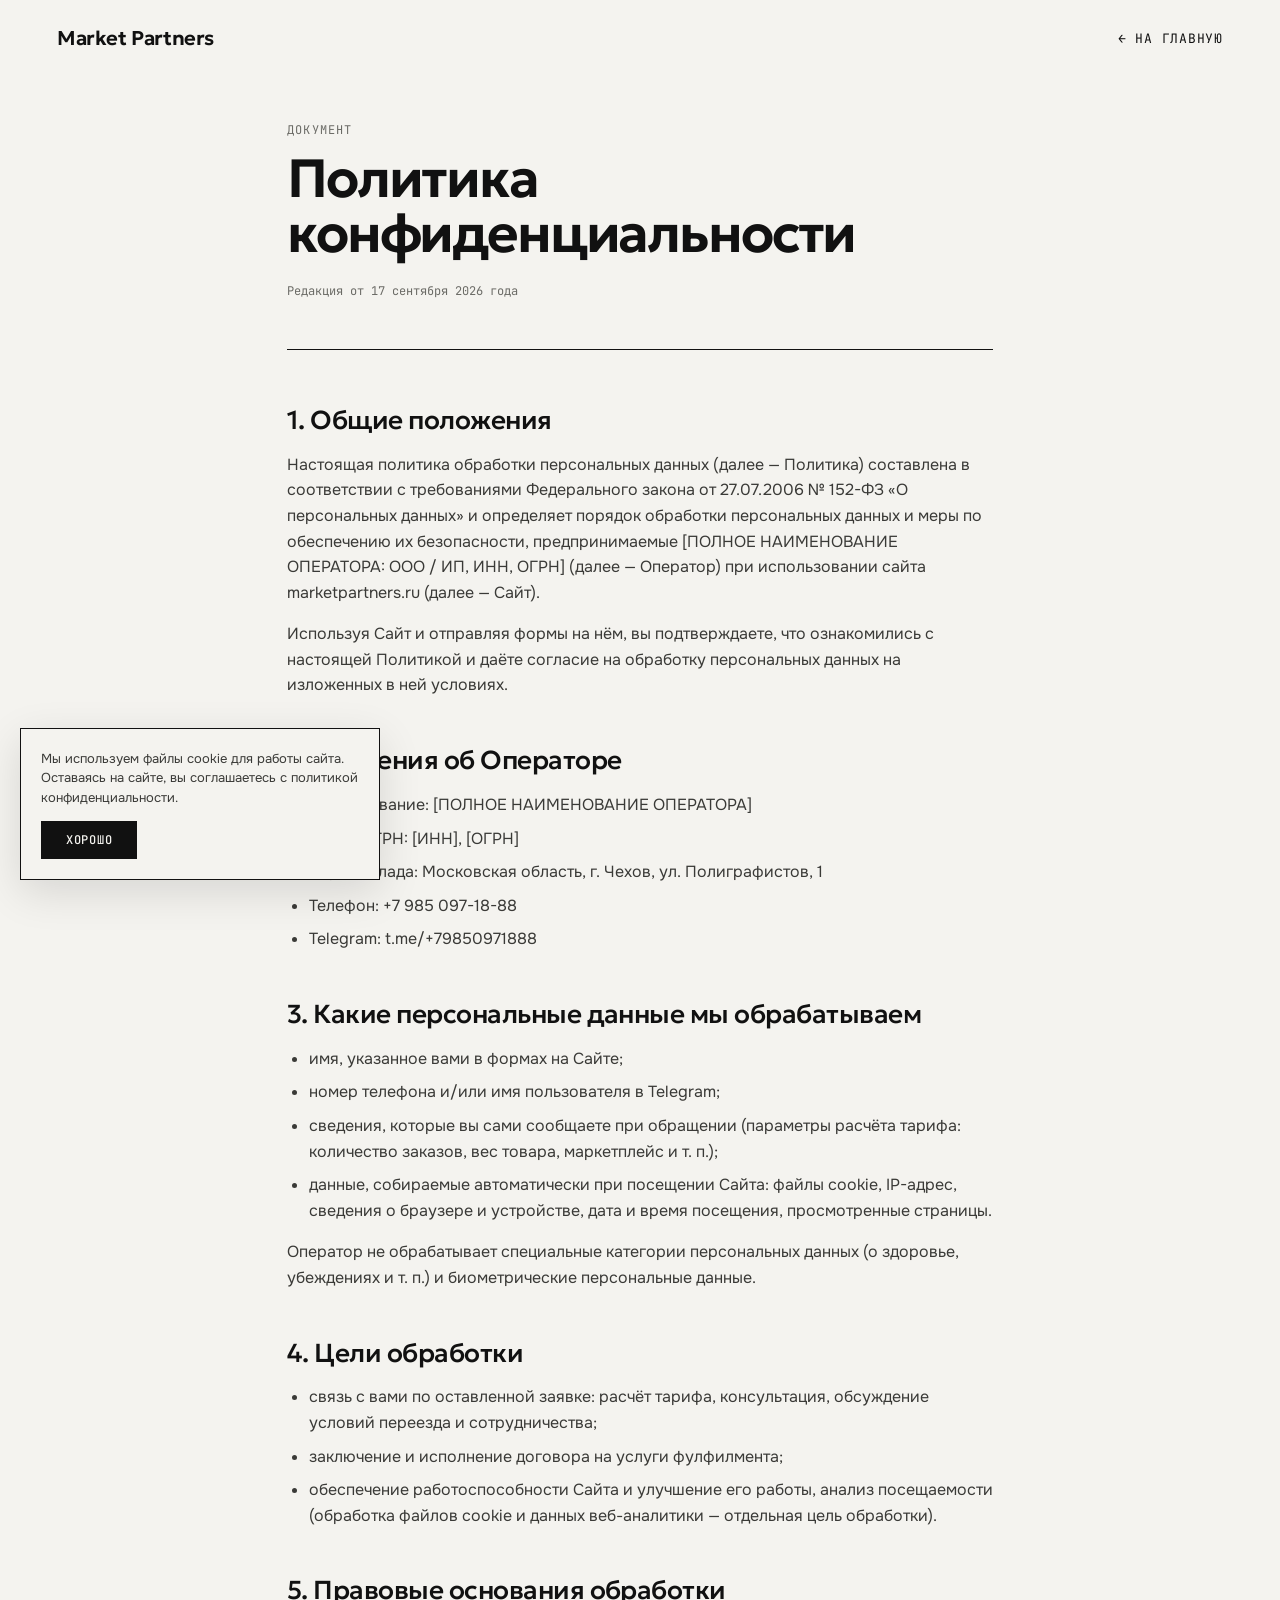
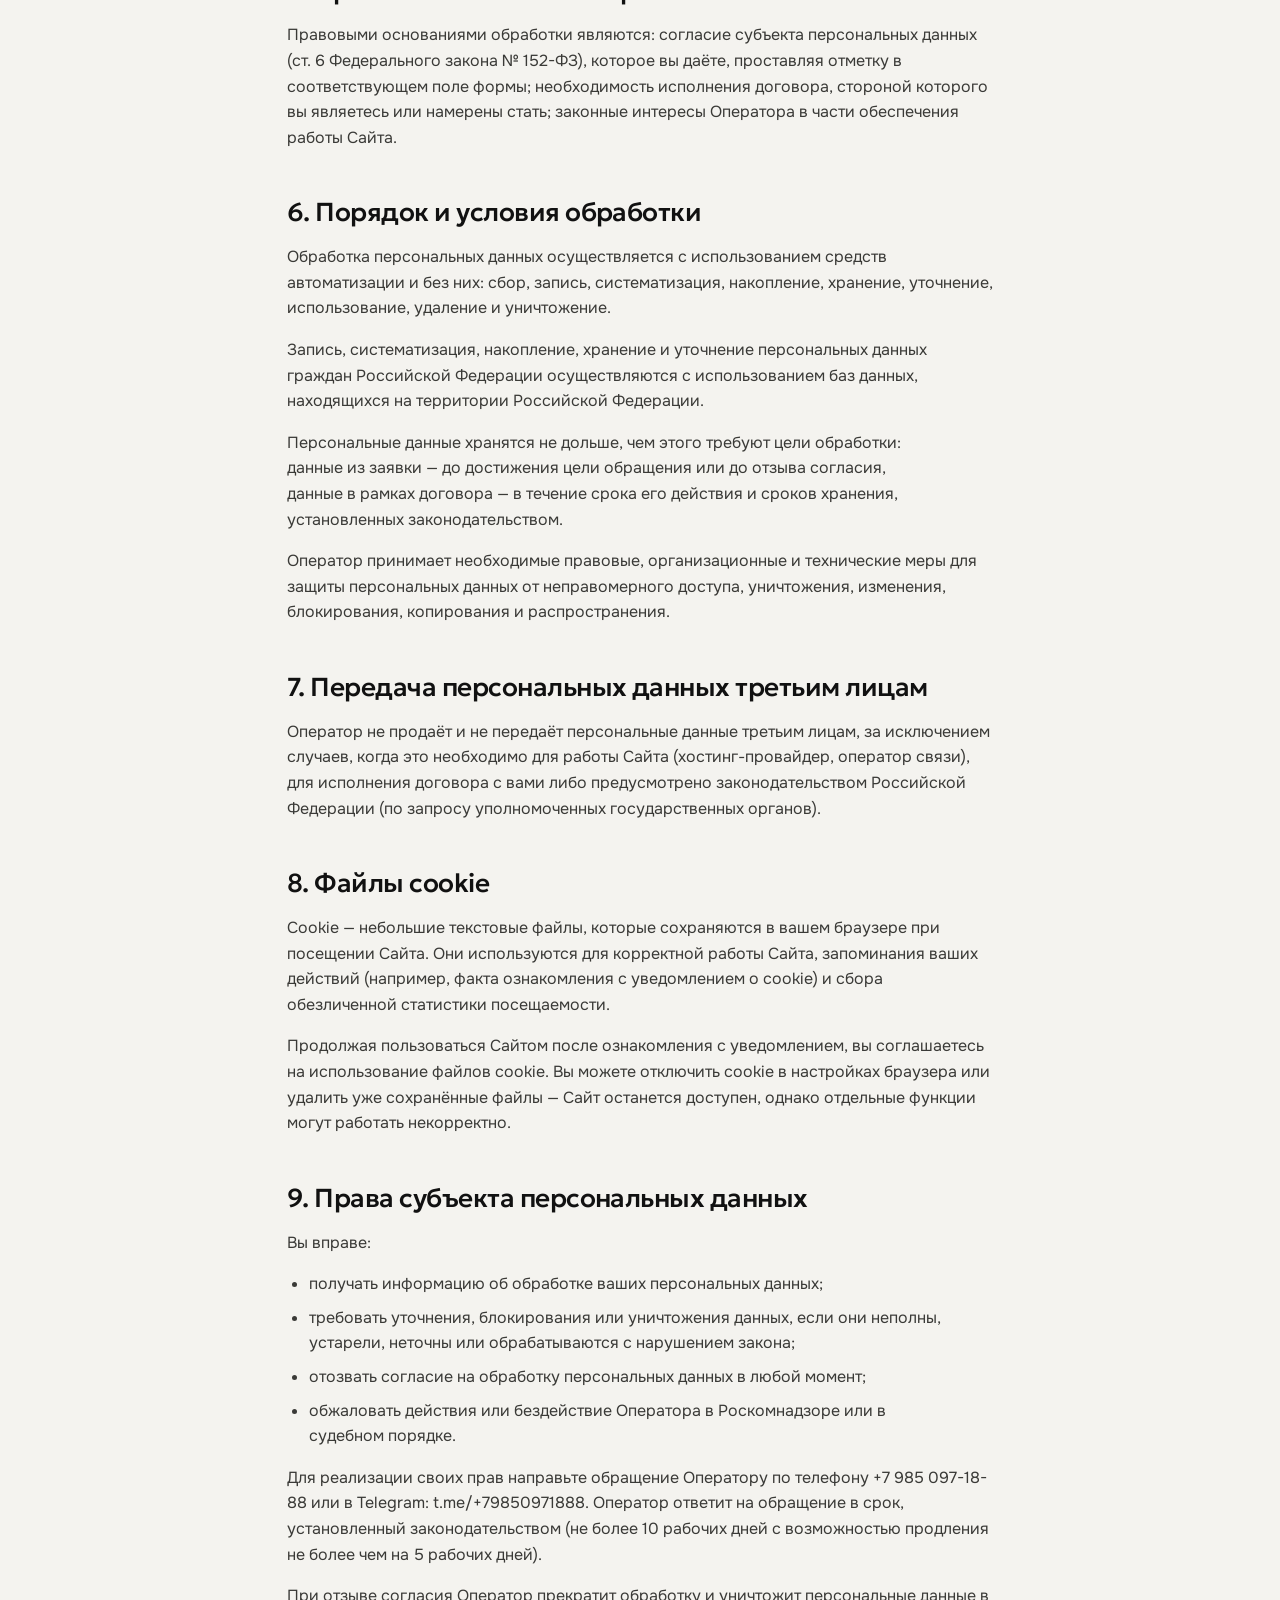
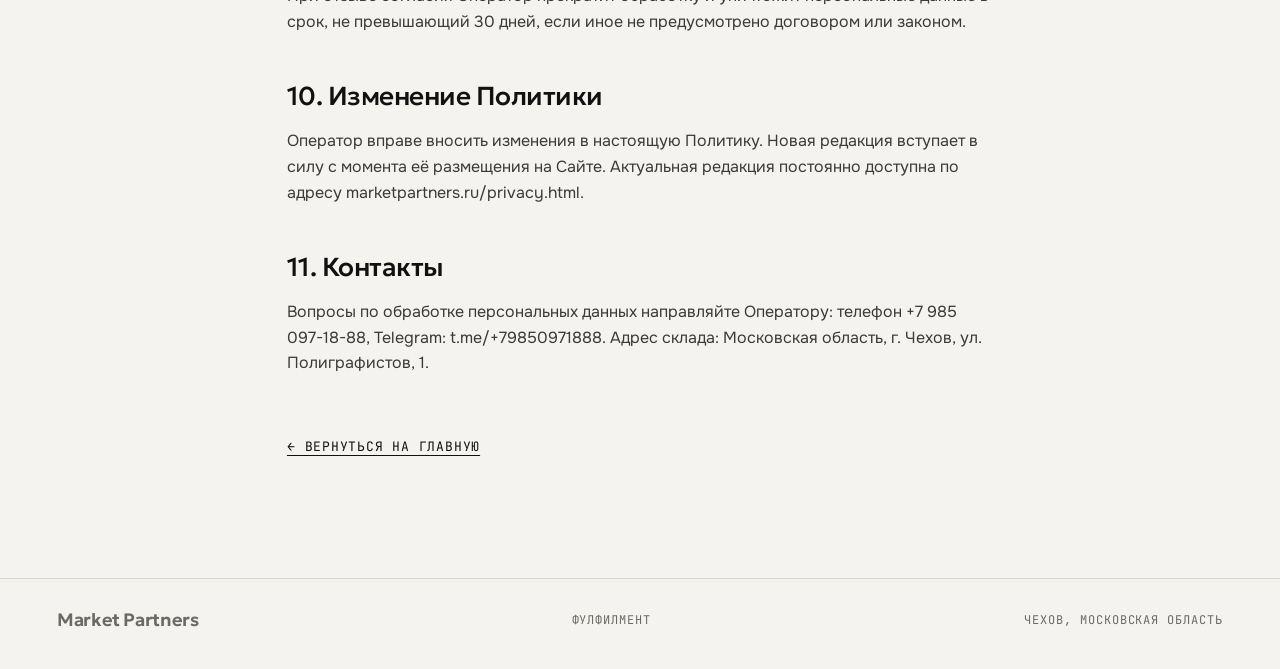
<file: frontend/landing/privacy.html>
<!DOCTYPE html>
<html lang="ru">
<head>
<meta charset="utf-8">
<meta name="viewport" content="width=device-width, initial-scale=1">
<title>Политика конфиденциальности — Market Partners</title>
<meta name="robots" content="noindex, follow">
<link rel="preconnect" href="https://fonts.googleapis.com">
<link rel="preconnect" href="https://fonts.gstatic.com" crossorigin>
<link href="https://fonts.googleapis.com/css2?family=Geologica:wght@300;500;600;700&family=Onest:wght@400;500;600&family=JetBrains+Mono:wght@400;500&display=swap" rel="stylesheet">
<link rel="stylesheet" href="css/styles.css">
</head>
<body>

<header class="nav wrap">
  <a class="nav-logo" href="index.html" style="text-decoration:none">Market Partners</a>
  <a class="link-mono" href="index.html">← На главную</a>
</header>

<main class="legal wrap">
  <div class="mono-label">Документ</div>
  <h1 class="legal-title" style="margin-top:16px">Политика конфиденциальности</h1>
  <p class="mono-num legal-updated">Редакция от 17 сентября 2026 года</p>

  <div class="legal-body">
    <h2>1. Общие положения</h2>
    <p>Настоящая политика обработки персональных данных (далее — Политика) составлена в соответствии с требованиями Федерального закона от 27.07.2006 № 152-ФЗ «О персональных данных» и определяет порядок обработки персональных данных и меры по обеспечению их безопасности, предпринимаемые [ПОЛНОЕ НАИМЕНОВАНИЕ ОПЕРАТОРА: ООО / ИП, ИНН, ОГРН] (далее — Оператор) при использовании сайта marketpartners.ru (далее — Сайт).</p>
    <p>Используя Сайт и отправляя формы на нём, вы подтверждаете, что ознакомились с настоящей Политикой и даёте согласие на обработку персональных данных на изложенных в ней условиях.</p>

    <h2>2. Сведения об Операторе</h2>
    <ul>
      <li>Наименование: [ПОЛНОЕ НАИМЕНОВАНИЕ ОПЕРАТОРА]</li>
      <li>ИНН / ОГРН: [ИНН], [ОГРН]</li>
      <li>Адрес склада: Московская область, г. Чехов, ул. Полиграфистов, 1</li>
      <li>Телефон: +7 985 097-18-88</li>
      <li>Telegram: t.me/+79850971888</li>
    </ul>

    <h2>3. Какие персональные данные мы обрабатываем</h2>
    <ul>
      <li>имя, указанное вами в формах на Сайте;</li>
      <li>номер телефона и/или имя пользователя в Telegram;</li>
      <li>сведения, которые вы сами сообщаете при обращении (параметры расчёта тарифа: количество заказов, вес товара, маркетплейс и т. п.);</li>
      <li>данные, собираемые автоматически при посещении Сайта: файлы cookie, IP-адрес, сведения о браузере и устройстве, дата и время посещения, просмотренные страницы.</li>
    </ul>
    <p>Оператор не обрабатывает специальные категории персональных данных (о здоровье, убеждениях и т. п.) и биометрические персональные данные.</p>

    <h2>4. Цели обработки</h2>
    <ul>
      <li>связь с вами по оставленной заявке: расчёт тарифа, консультация, обсуждение условий переезда и сотрудничества;</li>
      <li>заключение и исполнение договора на услуги фулфилмента;</li>
      <li>обеспечение работоспособности Сайта и улучшение его работы, анализ посещаемости (обработка файлов cookie и данных веб-аналитики — отдельная цель обработки).</li>
    </ul>

    <h2>5. Правовые основания обработки</h2>
    <p>Правовыми основаниями обработки являются: согласие субъекта персональных данных (ст. 6 Федерального закона № 152-ФЗ), которое вы даёте, проставляя отметку в соответствующем поле формы; необходимость исполнения договора, стороной которого вы являетесь или намерены стать; законные интересы Оператора в части обеспечения работы Сайта.</p>

    <h2>6. Порядок и условия обработки</h2>
    <p>Обработка персональных данных осуществляется с использованием средств автоматизации и без них: сбор, запись, систематизация, накопление, хранение, уточнение, использование, удаление и уничтожение.</p>
    <p>Запись, систематизация, накопление, хранение и уточнение персональных данных граждан Российской Федерации осуществляются с использованием баз данных, находящихся на территории Российской Федерации.</p>
    <p>Персональные данные хранятся не дольше, чем этого требуют цели обработки: данные из заявки — до достижения цели обращения или до отзыва согласия, данные в рамках договора — в течение срока его действия и сроков хранения, установленных законодательством.</p>
    <p>Оператор принимает необходимые правовые, организационные и технические меры для защиты персональных данных от неправомерного доступа, уничтожения, изменения, блокирования, копирования и распространения.</p>

    <h2>7. Передача персональных данных третьим лицам</h2>
    <p>Оператор не продаёт и не передаёт персональные данные третьим лицам, за исключением случаев, когда это необходимо для работы Сайта (хостинг-провайдер, оператор связи), для исполнения договора с вами либо предусмотрено законодательством Российской Федерации (по запросу уполномоченных государственных органов).</p>

    <h2>8. Файлы cookie</h2>
    <p>Cookie — небольшие текстовые файлы, которые сохраняются в вашем браузере при посещении Сайта. Они используются для корректной работы Сайта, запоминания ваших действий (например, факта ознакомления с уведомлением о cookie) и сбора обезличенной статистики посещаемости.</p>
    <p>Продолжая пользоваться Сайтом после ознакомления с уведомлением, вы соглашаетесь на использование файлов cookie. Вы можете отключить cookie в настройках браузера или удалить уже сохранённые файлы — Сайт останется доступен, однако отдельные функции могут работать некорректно.</p>

    <h2>9. Права субъекта персональных данных</h2>
    <p>Вы вправе:</p>
    <ul>
      <li>получать информацию об обработке ваших персональных данных;</li>
      <li>требовать уточнения, блокирования или уничтожения данных, если они неполны, устарели, неточны или обрабатываются с нарушением закона;</li>
      <li>отозвать согласие на обработку персональных данных в любой момент;</li>
      <li>обжаловать действия или бездействие Оператора в Роскомнадзоре или в судебном порядке.</li>
    </ul>
    <p>Для реализации своих прав направьте обращение Оператору по телефону +7 985 097-18-88 или в Telegram: t.me/+79850971888. Оператор ответит на обращение в срок, установленный законодательством (не более 10 рабочих дней с возможностью продления не более чем на 5 рабочих дней).</p>
    <p>При отзыве согласия Оператор прекратит обработку и уничтожит персональные данные в срок, не превышающий 30 дней, если иное не предусмотрено договором или законом.</p>

    <h2>10. Изменение Политики</h2>
    <p>Оператор вправе вносить изменения в настоящую Политику. Новая редакция вступает в силу с момента её размещения на Сайте. Актуальная редакция постоянно доступна по адресу marketpartners.ru/privacy.html.</p>

    <h2>11. Контакты</h2>
    <p>Вопросы по обработке персональных данных направляйте Оператору: телефон +7 985 097-18-88, Telegram: t.me/+79850971888. Адрес склада: Московская область, г. Чехов, ул. Полиграфистов, 1.</p>
  </div>

  <a class="link-mono legal-back" href="index.html">← Вернуться на главную</a>
</main>

<footer class="footer wrap">
  <a class="footer-logo" href="index.html" style="text-decoration:none">Market Partners</a>
  <div class="footer-links">
    <a href="index.html">Фулфилмент</a>
  </div>
  <span>Чехов, Московская область</span>
</footer>

<!-- COOKIE NOTICE -->
<div class="cookie-bar" id="cookie-bar" hidden>
  <p>Мы используем файлы cookie для работы сайта. Оставаясь на сайте, вы соглашаетесь с политикой конфиденциальности.</p>
  <button class="cookie-ok" type="button" id="cookie-ok">Хорошо</button>
</div>

<script src="js/cookie.js"></script>
</body>
</html>
</file>
<file: landing/css/style.css>
/* ============================================================
   Market Partners — лендинг
   Палитра: фон #FAFAF8 / #FFFFFF, тёмная секция #111111,
   текст #111 / #444 / #999, акцент #1A2B4A, линии #E8E8E4
   ============================================================ */

:root {
  --bg: #FAFAF8;
  --bg-white: #FFFFFF;
  --bg-dark: #111111;
  --ink: #111111;
  --text: #444444;
  /* подписи: #757570 вместо задуманного #999 — иначе на светлых фонах
     контраст ~2.8:1 и требование AA из ТЗ не выполняется */
  --muted: #757570;
  --accent: #1A2B4A;
  --accent-hover: #142238;
  --line: #E8E8E4;
  --line-dark: #333333;
  --danger: #B54A4A;
  --font-serif: 'STIX Two Text', Georgia, 'Times New Roman', serif;
  --font-sans: 'Inter', -apple-system, BlinkMacSystemFont, 'Segoe UI', Roboto, Arial, sans-serif;
  --ease-out: cubic-bezier(0.16, 1, 0.3, 1);
  --header-h: 72px;
  --radius: 4px;
}

/* ---------- Reset ---------- */

*, *::before, *::after { box-sizing: border-box; }

html {
  scroll-padding-top: calc(var(--header-h) + 16px);
}

@media (prefers-reduced-motion: no-preference) {
  html { scroll-behavior: smooth; }
}

/* Lenis берёт скролл на себя — нативный smooth ему мешает */
html.lenis, html.lenis body { height: auto; }
.lenis.lenis-smooth { scroll-behavior: auto !important; }
.lenis.lenis-stopped { overflow: hidden; }

body {
  margin: 0;
  background: var(--bg);
  color: var(--text);
  font-family: var(--font-sans);
  font-size: 17px;
  line-height: 1.65;
  -webkit-font-smoothing: antialiased;
  /* clip, а не hidden: hidden делает body scroll-контейнером
     и ломает position: sticky у результата калькулятора */
  overflow-x: hidden;
  overflow-x: clip;
}

h1, h2, h3, p { margin: 0; }

img, svg { display: block; max-width: 100%; }

a { color: var(--accent); text-decoration: none; }

button { font: inherit; cursor: pointer; }

:focus-visible {
  outline: 2px solid var(--accent);
  outline-offset: 3px;
  border-radius: 2px;
}

.section--dark :focus-visible,
.footer :focus-visible {
  outline-color: #FAFAF8;
}

.container {
  max-width: 1200px;
  margin: 0 auto;
  padding: 0 32px;
}

/* ---------- Типографика ---------- */

h1, h2, h3 {
  font-family: var(--font-serif);
  font-weight: 500;
  color: var(--ink);
  line-height: 1.15;
}

.overline {
  font-size: 13px;
  font-weight: 600;
  letter-spacing: 0.14em;
  text-transform: uppercase;
  color: var(--muted);
}

.section__title {
  font-size: clamp(32px, 4.2vw, 52px);
  letter-spacing: -0.01em;
  max-width: 22ch;
}

.section__title--light { color: #FFFFFF; }

.section__sub {
  max-width: 70ch;
  margin-top: 20px;
  font-size: 18px;
  color: var(--text);
}

.section__cta {
  margin-top: 56px;
  font-size: 18px;
  color: var(--text);
}

/* ---------- Кнопки и ссылки ---------- */

.btn {
  display: inline-flex;
  align-items: center;
  justify-content: center;
  gap: 10px;
  min-height: 44px;
  padding: 11px 22px;
  border: 1px solid transparent;
  border-radius: var(--radius);
  font-family: var(--font-sans);
  font-size: 15px;
  font-weight: 500;
  line-height: 1.2;
  white-space: nowrap;
  transition: background-color 0.25s ease, border-color 0.25s ease, color 0.25s ease;
}

.btn--lg {
  min-height: 52px;
  padding: 14px 28px;
  font-size: 16px;
}

.btn--primary {
  background: var(--accent);
  color: #FFFFFF;
}

.btn--primary:hover { background: var(--accent-hover); }

.btn--ghost {
  border-color: var(--accent);
  color: var(--accent);
  background: transparent;
}

.btn--ghost:hover { background: rgba(26, 43, 74, 0.06); }

.btn--light {
  background: #FAFAF8;
  color: var(--ink);
}

.btn--light:hover { background: #FFFFFF; }

.btn__arrow {
  display: inline-block;
  transition: transform 0.25s var(--ease-out);
}

.btn:hover .btn__arrow,
.link-arrow:hover .btn__arrow { transform: translateX(4px); }

.link-arrow {
  display: inline-flex;
  align-items: baseline;
  gap: 8px;
  font-weight: 500;
  border-bottom: 1px solid rgba(26, 43, 74, 0.3);
  padding-bottom: 2px;
  transition: border-color 0.25s ease;
}

.link-arrow:hover { border-color: var(--accent); }

/* ---------- Прогресс скролла ---------- */

.scroll-progress {
  position: fixed;
  top: 0;
  left: 0;
  z-index: 1100;
  width: 100%;
  height: 2px;
  background: var(--accent);
  transform: scaleX(0);
  transform-origin: left;
}

/* ---------- Header ---------- */

.header {
  position: fixed;
  top: 0;
  left: 0;
  right: 0;
  z-index: 1000;
  background: rgba(250, 250, 248, 0.85);
  -webkit-backdrop-filter: blur(12px);
  backdrop-filter: blur(12px);
  border-bottom: 1px solid transparent;
  transition: border-color 0.3s ease;
}

.header.is-scrolled { border-bottom-color: var(--line); }

.header__inner {
  display: flex;
  align-items: center;
  gap: 40px;
  height: var(--header-h);
}

.logo {
  color: var(--ink);
  flex-shrink: 0;
}

.logo svg {
  height: 40px;
  width: auto;
}

.logo svg text {
  font-family: var(--font-serif);
}

.logo--footer { color: #FFFFFF; }

.logo--footer svg { height: 48px; }

.nav {
  display: flex;
  gap: 8px;
  margin-left: auto;
}

.nav__link {
  padding: 10px 12px;
  font-size: 15px;
  font-weight: 500;
  color: var(--ink);
  transition: color 0.2s ease;
}

.nav__link:hover { color: var(--accent); }

.header__cta { flex-shrink: 0; }

/* Бургер */

.burger {
  display: none;
  position: relative;
  width: 44px;
  height: 44px;
  margin-left: auto;
  padding: 0;
  border: 0;
  background: transparent;
}

.burger__line {
  position: absolute;
  left: 10px;
  width: 24px;
  height: 2px;
  background: var(--ink);
  transition: transform 0.3s var(--ease-out);
}

.burger__line:nth-child(1) { top: 18px; }
.burger__line:nth-child(2) { top: 25px; }

.menu-open .burger__line:nth-child(1) { transform: translateY(3.5px) rotate(45deg); }
.menu-open .burger__line:nth-child(2) { transform: translateY(-3.5px) rotate(-45deg); }

/* Мобильное меню-оверлей */

.menu-overlay {
  position: fixed;
  inset: 0;
  z-index: 900;
  display: flex;
  flex-direction: column;
  justify-content: center;
  gap: 48px;
  padding: calc(var(--header-h) + 24px) 32px 48px;
  background: var(--bg);
  opacity: 0;
  visibility: hidden;
  overflow-y: auto;
  transition: opacity 0.35s ease, visibility 0.35s ease;
}

/* ландшафтные телефоны: пунктам не хватает высоты — прижимаем к верху и даём прокрутку */
@media (max-height: 540px) {
  .menu-overlay {
    justify-content: flex-start;
    gap: 24px;
  }
  .menu-overlay__link { font-size: 24px; padding: 6px 0; }
}

.menu-open .menu-overlay {
  opacity: 1;
  visibility: visible;
}

.menu-overlay__nav {
  display: flex;
  flex-direction: column;
  gap: 8px;
}

.menu-overlay__link {
  font-family: var(--font-serif);
  font-size: 32px;
  color: var(--ink);
  padding: 8px 0;
  opacity: 0;
  transform: translateY(12px);
  transition: opacity 0.4s var(--ease-out), transform 0.4s var(--ease-out);
}

.menu-open .menu-overlay__link {
  opacity: 1;
  transform: none;
}

.menu-open .menu-overlay__link:nth-child(1) { transition-delay: 0.05s; }
.menu-open .menu-overlay__link:nth-child(2) { transition-delay: 0.1s; }
.menu-open .menu-overlay__link:nth-child(3) { transition-delay: 0.15s; }
.menu-open .menu-overlay__link:nth-child(4) { transition-delay: 0.2s; }
.menu-open .menu-overlay__link:nth-child(5) { transition-delay: 0.25s; }

.menu-overlay__cta {
  align-self: flex-start;
  opacity: 0;
  transform: translateY(12px);
  transition: opacity 0.4s var(--ease-out) 0.3s, transform 0.4s var(--ease-out) 0.3s;
}

.menu-open .menu-overlay__cta {
  opacity: 1;
  transform: none;
}

body.menu-open { overflow: hidden; }

/* ---------- Секции ---------- */

.section {
  padding: clamp(72px, 9vw, 128px) 0;
}

.section--white { background: var(--bg-white); }

.section--dark {
  background: var(--bg-dark);
  color: #B9B9B4;
}

/* ---------- Hero ---------- */

.hero {
  position: relative;
  display: flex;
  align-items: center;
  min-height: min(94vh, 960px);
  padding: calc(var(--header-h) + 48px) 0 96px;
  overflow: hidden;
}

.hero__canvas {
  position: absolute;
  inset: 0;
  pointer-events: none;
}

.hero__content {
  position: relative;
  z-index: 1;
}

.hero__title {
  max-width: 26ch;
  margin-top: 24px;
  font-size: clamp(36px, 4.8vw, 60px);
  line-height: 1.1;
  letter-spacing: -0.015em;
}

.hero__sub {
  max-width: 62ch;
  margin-top: 28px;
  font-size: clamp(17px, 1.5vw, 19px);
}

.hero__actions {
  display: flex;
  flex-wrap: wrap;
  gap: 16px;
  margin-top: 40px;
}

.hero__trust {
  margin-top: 36px;
  font-size: 14px;
  color: var(--muted);
}

.hero__trust-sep { margin: 0 6px; }

/* ---------- Карточки ---------- */

.card {
  background: var(--bg-white);
  border: 1px solid var(--line);
  border-radius: 6px;
  padding: 32px;
  transition: transform 0.25s var(--ease-out), border-color 0.25s ease;
}

.card:hover {
  transform: translateY(-2px);
  border-color: rgba(26, 43, 74, 0.45);
}

.card__title {
  font-size: 20px;
  line-height: 1.3;
}

.card__text {
  margin-top: 12px;
  font-size: 15.5px;
  color: var(--text);
}

/* Секции на белом фоне — карточки на тёплом */
.section--white .card { background: var(--bg); }

.card--flagship {
  margin-top: 56px;
  border-color: rgba(26, 43, 74, 0.4);
  padding: 40px;
}

.card--flagship .card__title {
  font-size: clamp(24px, 2.4vw, 30px);
}

.card--flagship .card__text {
  max-width: 70ch;
  font-size: 17px;
  margin-top: 14px;
}

/* ---------- Услуги ---------- */

.services__note {
  margin-top: 48px;
  font-size: 13px;
  font-weight: 600;
  letter-spacing: 0.12em;
  text-transform: uppercase;
  color: var(--muted);
}

.services__grid {
  display: grid;
  grid-template-columns: repeat(3, 1fr);
  gap: 20px;
  margin-top: 20px;
}

/* ---------- Почему мы ---------- */

.why__grid {
  display: grid;
  grid-template-columns: repeat(3, 1fr);
  gap: 40px;
  margin-top: 64px;
}

.why__col {
  border-top: 1px solid var(--line);
  padding-top: 28px;
}

.why__col .why__title {
  font-size: 21px;
  line-height: 1.3;
}

.why__text {
  margin-top: 14px;
  font-size: 15.5px;
}

/* ---------- Процесс ---------- */

.process__steps {
  position: relative;
  display: grid;
  grid-template-columns: repeat(4, 1fr);
  gap: 32px;
  margin-top: 72px;
}

.process__line {
  position: absolute;
  top: 5px;
  left: 0;
  right: 0;
  height: 2px;
  background: var(--line);
  overflow: hidden;
}

.process__line-fill {
  display: block;
  width: 100%;
  height: 100%;
  background: var(--accent);
  transform: scaleX(0);
  transform-origin: left;
  transition: transform 1.4s var(--ease-out) 0.2s;
}

.process__steps.is-visible .process__line-fill { transform: scaleX(1); }

.process__step { position: relative; }

.process__marker {
  position: absolute;
  top: 0;
  left: 0;
  width: 12px;
  height: 12px;
  border-radius: 50%;
  background: var(--bg-white);
  border: 2px solid var(--accent);
}

.process__num {
  display: block;
  margin-top: 36px;
  font-family: var(--font-serif);
  font-size: 15px;
  letter-spacing: 0.08em;
  color: var(--muted);
}

.process__title {
  margin-top: 10px;
  font-size: 21px;
}

.process__text {
  margin-top: 12px;
  font-size: 15.5px;
}

/* ---------- Результаты ---------- */

.metrics {
  display: grid;
  grid-template-columns: repeat(2, minmax(0, 1fr));
  gap: 40px;
  margin-top: 64px;
  padding-bottom: 56px;
  border-bottom: 1px solid var(--line);
}

.metric__value {
  font-family: var(--font-serif);
  font-size: clamp(56px, 7vw, 96px);
  font-weight: 500;
  line-height: 1;
  color: var(--ink);
  letter-spacing: -0.02em;
  font-variant-numeric: tabular-nums;
}

.metric__label {
  margin-top: 16px;
  max-width: 34ch;
  color: var(--muted);
  font-size: 15px;
}

.cases {
  display: grid;
  grid-template-columns: repeat(2, minmax(0, 1fr));
  gap: 20px;
  margin-top: 56px;
}

.case { padding: 36px; }

.case__tag {
  font-size: 13px;
  font-weight: 600;
  letter-spacing: 0.1em;
  text-transform: uppercase;
  color: var(--accent);
}

.case__client {
  margin-top: 14px;
  font-size: 21px;
  line-height: 1.3;
}

.case__did {
  margin-top: 14px;
  font-size: 15px;
  color: var(--text);
}

.case__did-label { color: var(--muted); }

.case__result {
  margin-top: 20px;
  padding-top: 20px;
  border-top: 1px solid var(--line);
  font-size: 15px;
  color: var(--muted);
}

.case__result strong {
  color: var(--ink);
  font-weight: 600;
}

/* ---------- Калькулятор ---------- */

.calc {
  display: grid;
  grid-template-columns: minmax(0, 7fr) minmax(0, 5fr);
  margin-top: 56px;
  border: 1px solid var(--line);
  border-radius: 6px;
  background: var(--bg-white);
  overflow: hidden;
}

.calc__fields {
  display: grid;
  grid-template-columns: 1fr 1fr;
  gap: 24px;
  padding: 40px;
}

.field { display: flex; flex-direction: column; gap: 8px; }

.field__label {
  font-size: 13.5px;
  font-weight: 500;
  color: var(--text);
}

.field__req { color: var(--danger); margin-left: 2px; }

.field__input {
  width: 100%;
  min-height: 48px;
  padding: 12px 14px;
  border: 1px solid var(--line);
  border-radius: var(--radius);
  background: var(--bg-white);
  color: var(--ink);
  font-family: var(--font-sans);
  font-size: 16px;
  transition: border-color 0.2s ease, box-shadow 0.2s ease;
  appearance: textfield;
  -moz-appearance: textfield;
}

.field__input::-webkit-outer-spin-button,
.field__input::-webkit-inner-spin-button { -webkit-appearance: none; margin: 0; }

.field__input:focus {
  outline: none;
  border-color: var(--accent);
  box-shadow: 0 0 0 3px rgba(26, 43, 74, 0.12);
}

.calc__result {
  display: flex;
  flex-direction: column;
  justify-content: center;
  gap: 28px;
  padding: 40px;
  background: var(--bg);
  border-left: 1px solid var(--line);
}

.calc__label {
  font-size: 13px;
  font-weight: 600;
  letter-spacing: 0.1em;
  text-transform: uppercase;
  color: var(--muted);
}

.calc__value {
  margin-top: 6px;
  font-family: var(--font-serif);
  font-size: clamp(30px, 3vw, 40px);
  line-height: 1.1;
  color: var(--ink);
  font-variant-numeric: tabular-nums;
}

.calc__value--profit { color: var(--accent); }

.calc--negative .calc__value--profit { color: var(--danger); }

.calc__note {
  font-size: 14px;
  color: var(--danger);
  line-height: 1.5;
}

/* ---------- Форма заявки (тёмная секция) ---------- */

.audit__grid {
  display: grid;
  grid-template-columns: minmax(0, 6fr) minmax(0, 5fr);
  gap: clamp(48px, 6vw, 96px);
  align-items: start;
}

.audit__text {
  margin-top: 24px;
  max-width: 56ch;
  font-size: 17px;
  color: #B9B9B4;
}

.audit__form {
  display: flex;
  flex-direction: column;
  gap: 22px;
}

.field--dark .field__label { color: #B9B9B4; }

.field--dark .field__input {
  background: #1A1A1A;
  border-color: var(--line-dark);
  color: #FFFFFF;
}

.field--dark .field__input::placeholder { color: #8A8A85; }

.field--dark .field__input:focus {
  border-color: #FAFAF8;
  box-shadow: 0 0 0 3px rgba(250, 250, 248, 0.12);
}

/* honeypot — прячем от людей, оставляем для ботов */
.hp-field {
  position: absolute;
  left: -9999px;
  top: auto;
  width: 1px;
  height: 1px;
  overflow: hidden;
}

.checkbox {
  display: flex;
  align-items: flex-start;
  gap: 12px;
  cursor: pointer;
  font-size: 14px;
  line-height: 1.5;
  color: #B9B9B4;
}

.checkbox__input {
  flex-shrink: 0;
  width: 18px;
  height: 18px;
  margin: 2px 0 0;
  accent-color: #FAFAF8;
  cursor: pointer;
}

.checkbox__text a {
  color: #FFFFFF;
  text-decoration: underline;
  text-underline-offset: 3px;
  text-decoration-color: rgba(255, 255, 255, 0.4);
}

.checkbox__text a:hover { text-decoration-color: #FFFFFF; }

.audit__submit { align-self: flex-start; min-width: 220px; }

.audit__submit[disabled] { opacity: 0.7; cursor: default; }

.audit__status {
  min-height: 1.5em;
  font-size: 14px;
  color: #FFFFFF;
  margin-top: -6px;
}

.audit__status.is-error { color: #D98A8A; }

.audit__footnote {
  font-size: 13.5px;
  color: #999999;
}

/* ---------- Footer ---------- */

.footer {
  background: var(--bg-dark);
  border-top: 1px solid var(--line-dark);
  color: #999999;
  padding: 64px 0 40px;
}

.footer__grid {
  display: grid;
  grid-template-columns: minmax(0, 2fr) minmax(0, 1fr) minmax(0, 1fr);
  gap: 48px;
}

.footer__tagline {
  margin-top: 20px;
  max-width: 30ch;
  font-size: 14px;
}

.footer__nav, .footer__contacts {
  display: flex;
  flex-direction: column;
  align-items: flex-start;
}

.footer__link {
  display: inline-flex;
  align-items: center;
  min-height: 44px; /* тап-таргет по ТЗ */
  color: #999999;
  font-size: 14.5px;
  transition: color 0.2s ease;
}

.footer__link:hover { color: #FFFFFF; }

.footer__bottom {
  display: flex;
  flex-wrap: wrap;
  align-items: center;
  gap: 12px 32px;
  margin-top: 56px;
  padding-top: 28px;
  border-top: 1px solid var(--line-dark);
  font-size: 13px;
}

.footer__legal, .footer__copy { color: #999999; }

.footer__copy { margin-left: auto; }

.footer__link--small { font-size: 13px; }

/* ---------- Анимации появления ---------- */

html.js .reveal {
  opacity: 0;
  transform: translateY(24px);
  transition:
    opacity 0.6s var(--ease-out),
    transform 0.6s var(--ease-out);
  transition-delay: var(--d, 0s);
}

html.js .stagger .reveal {
  transition-delay: calc(var(--i, 0) * 80ms);
}

html.js .reveal.is-visible {
  opacity: 1;
  transform: none;
}

/* Контейнер процесса «раскрывается» без сдвига — двигаются только дети */
html.js .reveal--static {
  opacity: 1;
  transform: none;
}

html.js .process__steps .reveal {
  transition-delay: calc(var(--i, 0) * 120ms + 0.15s);
}

/* ---------- Reduced motion ---------- */

@media (prefers-reduced-motion: reduce) {
  html { scroll-behavior: auto; }

  *, *::before, *::after {
    animation-duration: 0.01ms !important;
    animation-iteration-count: 1 !important;
    transition-duration: 0.01ms !important;
    transition-delay: 0s !important;
  }

  html.js .reveal {
    opacity: 1;
    transform: none;
  }

  .process__line-fill { transform: none !important; }

  .card:hover { transform: none; }
}

/* Без JS линия этапов сразу «прорисована» */
html:not(.js) .process__line-fill { transform: none; }

/* ---------- Печать ---------- */

@media print {
  .scroll-progress, .hero__canvas, .burger, .menu-overlay, .header__cta { display: none; }

  .header { position: static; background: none; }

  html.js .reveal { opacity: 1 !important; transform: none !important; transition: none !important; }

  .section--dark, .footer {
    background: none;
    color: #444444;
  }

  .section__title--light { color: #111111; }

  .audit__text, .checkbox, .audit__footnote, .footer__tagline,
  .footer__link, .footer__legal, .footer__copy { color: #444444; }

  .logo--footer { color: #111111; }

  .field--dark .field__input { background: none; color: #111111; border-color: #999999; }
}

/* ============================================================
   Адаптив
   ============================================================ */

@media (max-width: 1024px) {

  .nav, .header__cta { display: none; }

  .burger { display: block; }

  .services__grid { grid-template-columns: repeat(2, 1fr); }

  .why__grid { grid-template-columns: 1fr; gap: 0; }

  .why__col { padding: 28px 0; }

  .why__col + .why__col { border-top: 1px solid var(--line); }

  /* Планшет и уже: этапы вертикальной колонкой, линия соединяет их слева */
  .process__steps {
    grid-template-columns: 1fr;
    gap: 40px;
    padding-left: 32px;
  }

  .process__line {
    top: 6px;
    bottom: 6px;
    left: 5px;
    right: auto;
    width: 2px;
    height: auto;
  }

  .process__line-fill {
    transform: scaleY(0);
    transform-origin: top;
    transition: transform 1.4s var(--ease-out) 0.2s;
  }

  .process__steps.is-visible .process__line-fill { transform: scaleY(1); }

  .process__marker {
    left: -32px;
    top: 4px;
    background: var(--bg-white);
  }

  .process__num { margin-top: 0; }

  .audit__grid { grid-template-columns: 1fr; gap: 48px; }

  .calc { grid-template-columns: 1fr; }

  .calc__result { border-left: 0; border-top: 1px solid var(--line); }
}

@media (max-width: 768px) {

  body { font-size: 16px; }

  .container { padding: 0 20px; }

  .menu-overlay { padding-left: 20px; padding-right: 20px; }

  .hero {
    min-height: 0;
    padding: calc(var(--header-h) + 40px) 0 72px;
  }

  .hero__actions .btn { width: 100%; }

  .hero__trust-sep { margin: 0 8px; }

  .services__grid { grid-template-columns: 1fr; }

  .card, .case { padding: 24px; }

  .card--flagship { padding: 28px 24px; }

  .metrics { grid-template-columns: 1fr; gap: 40px; }

  .cases { grid-template-columns: 1fr; }

  .process__steps { margin-top: 48px; }

  .calc__fields {
    grid-template-columns: 1fr;
    padding: 24px 20px;
    gap: 18px;
  }

  /* Результат прилипает снизу карточкой. Два условия для sticky:
     не grid (grid-область не даёт элементу двигаться) и не overflow:hidden */
  .calc {
    display: block;
    overflow: visible;
  }

  .calc__result {
    position: sticky;
    bottom: 0;
    z-index: 10;
    gap: 16px;
    padding: 20px;
    background: var(--bg);
    border-top: 1px solid var(--line);
    border-radius: 0 0 5px 5px;
  }

  .calc__value { font-size: 26px; }

  .footer__grid { grid-template-columns: 1fr; gap: 40px; }

  .footer__bottom { flex-direction: column; align-items: flex-start; gap: 8px; }

  .footer__copy { margin-left: 0; }
}

@media (max-width: 480px) {

  .container { padding: 0 16px; }

  /* на 320px длинные надписи кнопок должны переноситься, а не вылезать */
  .btn { white-space: normal; text-align: center; }

  .menu-overlay { padding-left: 16px; padding-right: 16px; }

  .logo svg { height: 34px; }

  .hero__title { font-size: clamp(32px, 9vw, 38px); }

  .section { padding: 64px 0; }

  .metric__value { font-size: clamp(48px, 15vw, 56px); }

  .menu-overlay__link { font-size: 28px; }
}
</file>
<file: frontend/landing/css/styles.css>
/* Market Partners — /fulfilment
   Implemented from Claude Design handoff (Fulfilment.dc.html, artboards 1a/1b).
   Desktop reference: 1440px. Mobile reference: 390px. Breakpoint: 900px. */

:root {
  --bg: #F4F3EF;
  --ink: #111;
  --muted: #6B6B66;
  --body: #3A3A37;
  --line: #D9D7D0;
  --dark-muted: #9A998F;
  --dark-line: #3A3A37;
  --map-bg: #E6E4DD;
  --map-line: #B5B3AB;
  --head: 'Geologica', sans-serif;
  --text: 'Onest', system-ui, sans-serif;
  --mono: 'JetBrains Mono', monospace;
  --pad: 20px;
}

@media (min-width: 900px) {
  :root { --pad: clamp(40px, 4.45vw, 64px); }
}

* { box-sizing: border-box; }

html { scroll-behavior: smooth; }

body {
  margin: 0;
  background: var(--bg);
  color: var(--ink);
  font: 400 17px/1.45 var(--text);
  -webkit-font-smoothing: antialiased;
}

img { display: block; max-width: 100%; }
a { color: var(--ink); }
a:hover { color: var(--muted); }
input, button, textarea { font-family: inherit; }
input[type=range] { accent-color: var(--ink); }
h1, h2, h3, p { margin: 0; }

.wrap {
  max-width: 1440px;
  margin-left: auto;
  margin-right: auto;
  padding-left: var(--pad);
  padding-right: var(--pad);
}

/* Breakpoint visibility helpers (the two artboards use different copy in places) */
@media (min-width: 900px) {
  .m-only { display: none !important; }
}
@media (max-width: 899.98px) {
  .d-only { display: none !important; }
}

/* ---------- shared type ---------- */

.mono-label {
  font: 400 12px/1 var(--mono);
  letter-spacing: .1em;
  color: var(--muted);
  text-transform: uppercase;
}
.mono-label.dark { color: var(--dark-muted); }
.mono-num { font: 400 12px/1.6 var(--mono); color: var(--muted); }
.muted { color: var(--muted); }

.h2-xl {
  font: 600 clamp(44px, 5vw, 72px)/.98 var(--head);
  letter-spacing: -.04em;
}
.h2-lg {
  font: 600 clamp(40px, 3.9vw, 56px)/1 var(--head);
  letter-spacing: -.04em;
}
.lead { font-size: 20px; line-height: 1.5; color: var(--body); text-wrap: pretty; }

@media (max-width: 899.98px) {
  .mono-label { font-size: 11px; }
  .mono-num { font-size: 11px; }
  .h2-xl, .h2-lg { font-size: 40px; line-height: 1; }
  .lead { font-size: 16px; }
}

.btn {
  display: inline-block;
  border: 0;
  padding: 20px 32px;
  font: 500 14px/1 var(--mono);
  letter-spacing: .08em;
  text-transform: uppercase;
  text-decoration: none;
  text-align: center;
  cursor: pointer;
}
.btn-dark { background: var(--ink); color: var(--bg); }
a.btn-dark:hover, button.btn-dark:hover { color: var(--bg); opacity: .9; }
.btn-light { background: var(--bg); color: var(--ink); line-height: 1.3; }

.link-mono {
  font: 400 13px/1 var(--mono);
  letter-spacing: .06em;
  text-transform: uppercase;
  text-decoration: underline;
  text-underline-offset: 4px;
}
@media (max-width: 899.98px) {
  .link-mono { font-size: 12px; line-height: 1.4; }
}

/* Accordion primitives (cabinet mobile + FAQ) */
.acc-btn {
  width: 100%;
  display: flex;
  justify-content: space-between;
  align-items: center;
  gap: 24px;
  background: none;
  border: 0;
  padding: 26px 0;
  text-align: left;
  cursor: pointer;
  font: 500 24px/1.2 var(--head);
  letter-spacing: -.02em;
  color: var(--ink);
}
.acc-sign { font: 300 32px/1 var(--head); }
@media (max-width: 899.98px) {
  .acc-btn { gap: 16px; padding: 18px 0; font-size: 17px; line-height: 1.3; }
  .acc-sign { font-size: 26px; }
}

/* Tab buttons (cabinet + migration) */
.tab-btn {
  border: 1px solid var(--ink);
  background: transparent;
  color: var(--ink);
  padding: 18px 28px;
  white-space: nowrap;
  flex-shrink: 0;
  font: 500 13px/1.3 var(--mono);
  letter-spacing: .06em;
  text-transform: uppercase;
  cursor: pointer;
}
.tab-btn.is-active { background: var(--ink); color: var(--bg); }
@media (max-width: 899.98px) {
  .tab-btn { padding: 16px 0; font-size: 11px; letter-spacing: .04em; line-height: 1; }
}

/* Photo strips (hero + warehouse) */
.photo-strip { display: grid; grid-template-columns: repeat(4, 1fr); }
.photo { aspect-ratio: 3/4; overflow: hidden; }
.photo img { width: 100%; height: 100%; object-fit: cover; }
.photo-caption { margin-top: 12px; letter-spacing: .08em; }
@media (max-width: 899.98px) {
  .photo-strip {
    display: flex;
    gap: 12px;
    overflow-x: auto;
    margin-left: calc(-1 * var(--pad));
    margin-right: calc(-1 * var(--pad));
    padding-left: var(--pad);
    padding-right: var(--pad);
  }
  /* a strip that is itself a .wrap already has the side gutters — no full-bleed pull */
  .photo-strip.wrap { margin-left: auto; margin-right: auto; }
  .photo-caption { margin-top: 10px; }
}

/* ---------- nav ---------- */

.nav {
  display: flex;
  align-items: center;
  justify-content: space-between;
  padding-top: 28px;
  padding-bottom: 28px;
  font: 500 13px/1 var(--mono);
  letter-spacing: .08em;
  text-transform: uppercase;
}
.nav a { text-decoration: none; }
.nav-links, .nav-right { display: flex; gap: 40px; align-items: center; }
.nav-logo {
  font: 600 20px/1 var(--head);
  letter-spacing: -.02em;
  text-transform: none;
}
.nav-burger {
  display: flex;
  align-items: center;
  gap: 10px;
  background: none;
  border: 0;
  padding: 0;
  cursor: pointer;
  font: inherit;
  letter-spacing: inherit;
  text-transform: inherit;
  color: var(--ink);
}
.burger-icon {
  display: inline-block;
  width: 22px;
  height: 6px;
  border-top: 1px solid var(--ink);
  border-bottom: 1px solid var(--ink);
}
.burger-close {
  display: inline-block;
  width: 22px;
  border-top: 1px solid var(--ink);
}
@media (max-width: 899.98px) {
  .nav { padding-top: 20px; padding-bottom: 20px; font-size: 12px; }
  .nav-logo { font-size: 17px; }
}

/* Fullscreen menu (open state not specced in the mockup — kept in the same visual system) */
.menu {
  position: fixed;
  inset: 0;
  z-index: 10;
  background: var(--bg);
  display: flex;
  flex-direction: column;
}
.menu[hidden] { display: none; }
.menu-top {
  width: 100%;
  display: flex;
  align-items: center;
  justify-content: space-between;
  padding-top: 28px;
  padding-bottom: 28px;
  font: 500 13px/1 var(--mono);
  letter-spacing: .08em;
  text-transform: uppercase;
}
.menu-links {
  width: 100%;
  display: flex;
  flex-direction: column;
  border-top: 1px solid var(--ink);
  margin-top: 12px;
}
.menu-links a {
  padding: 24px 0;
  border-bottom: 1px solid var(--line);
  font: 500 clamp(32px, 4vw, 48px)/1.05 var(--head);
  letter-spacing: -.03em;
  text-decoration: none;
}
.menu-foot {
  width: 100%;
  margin-top: auto;
  padding-top: 24px;
  padding-bottom: 40px;
  display: flex;
  flex-direction: column;
  gap: 12px;
}
@media (max-width: 899.98px) {
  .menu-top { padding-top: 20px; padding-bottom: 20px; font-size: 12px; }
}

/* ---------- hero ---------- */

.hero { padding-top: 72px; }
.hero-kickers { display: flex; justify-content: space-between; line-height: 1; }
.hero-title {
  margin-top: 40px;
  text-align: center;
  font: 700 clamp(96px, 12.25vw, 176px)/.9 var(--head);
  letter-spacing: -.05em;
  text-transform: uppercase;
  text-wrap: balance;
}
.hero-sub {
  display: block;
  margin-top: 20px;
  font: 300 clamp(28px, 3.1vw, 44px)/1.1 var(--head);
  letter-spacing: -.02em;
  text-transform: none;
}
.hero-cta {
  margin-top: 48px;
  display: flex;
  flex-direction: column;
  align-items: center;
  gap: 28px;
  text-align: center;
}
.hero-lead { font-size: 22px; line-height: 1.45; max-width: 560px; text-wrap: pretty; }
.hero-photos { gap: 20px; margin-top: 64px; }

@media (max-width: 899.98px) {
  .hero { padding-top: 32px; }
  .hero-title {
    margin-top: 24px;
    text-align: left;
    font-size: 48px;
  }
  .hero-sub { margin-top: 14px; font-size: 22px; line-height: 1.2; }
  .hero-cta { margin-top: 24px; align-items: stretch; gap: 20px; text-align: left; }
  .hero-lead { font-size: 17px; max-width: none; }
  .hero-cta .btn { display: block; padding: 20px; font-size: 13px; }
  .hero-cta .link-mono { text-align: center; }
  .hero-photos { margin-top: 36px; }
  .hero-photos .photo { flex: 0 0 160px; }
}

/* ---------- 01 tariff ---------- */

.s-tariff {
  margin-top: 60px;
  border-top: 1px solid var(--line);
  padding-top: 140px;
}
.tariff-head {
  display: grid;
  grid-template-columns: 1fr 1fr;
  gap: 64px;
  align-items: end;
}
.tariff-head .h2-xl { margin-top: 24px; }
.tariff-head .lead { max-width: 520px; }
.tariff-steps {
  display: grid;
  grid-template-columns: repeat(5, 1fr);
  margin-top: 80px;
  border-top: 1px solid var(--ink);
}
.step { padding: 28px 24px 0; border-right: 1px solid var(--line); }
.step:first-child { padding-left: 0; }
.step:last-child { padding-right: 0; border-right: 0; }
.step-num { display: block; line-height: 1; }
.step-title {
  display: block;
  margin-top: 56px;
  font: 500 26px/1.1 var(--head);
  letter-spacing: -.02em;
}
.step-desc { margin-top: 12px; font-size: 15px; line-height: 1.5; color: var(--muted); }

@media (max-width: 899.98px) {
  .s-tariff { margin-top: 24px; padding-top: 72px; }
  .tariff-head { grid-template-columns: 1fr; gap: 0; }
  .tariff-head .h2-xl { margin-top: 16px; }
  .tariff-head .lead { margin-top: 20px; max-width: none; }
  .tariff-steps { grid-template-columns: 1fr; margin-top: 40px; }
  .step {
    display: flex;
    gap: 20px;
    align-items: baseline;
    padding: 18px 0;
    border-right: 0;
    border-bottom: 1px solid var(--line);
  }
  .step-num { line-height: 1; }
  .step-title { margin-top: 0; font-size: 20px; }
  .step-note { font: 400 13px/1 var(--text); color: var(--muted); }
}

/* ---------- 02 calculator ---------- */

.s-calc { padding-top: 160px; }
.calc-title { margin-top: 24px; max-width: 900px; }
.calc-grid {
  display: grid;
  grid-template-columns: 1fr 1fr;
  gap: 64px;
  margin-top: 72px;
  border-top: 1px solid var(--ink);
  padding-top: 48px;
}
.calc-controls { display: flex; flex-direction: column; gap: 48px; }
.calc-row-head { display: flex; justify-content: space-between; align-items: baseline; }
.calc-orders { font: 600 56px/1 var(--head); letter-spacing: -.04em; }
.calc-controls input[type=range] { width: 100%; margin-top: 20px; cursor: pointer; }
.calc-scale { display: flex; justify-content: space-between; font-size: 11px; line-height: 1; margin-top: 8px; }
.calc-note { margin-top: 16px; font-size: 13px; color: var(--muted); }
.calc-weights {
  display: grid;
  grid-template-columns: repeat(4, 1fr);
  gap: 8px;
  margin-top: 16px;
}
.weight-btn {
  border: 1px solid var(--ink);
  background: transparent;
  color: var(--ink);
  padding: 18px 0;
  font: 500 13px/1 var(--mono);
  letter-spacing: .04em;
  cursor: pointer;
}
.weight-btn.is-active { background: var(--ink); color: var(--bg); }
.calc-fragile {
  display: flex;
  align-items: center;
  gap: 14px;
  cursor: pointer;
  font-size: 17px;
}
.calc-fragile input { width: 20px; height: 20px; accent-color: var(--ink); margin: 0; }
.mono-note { font: 400 12px/1 var(--mono); color: var(--muted); }
.calc-mp-row { display: flex; gap: 40px; margin-top: 16px; }

.calc-panel {
  background: var(--ink);
  color: var(--bg);
  padding: 48px;
  display: flex;
  flex-direction: column;
  gap: 36px;
}
.calc-result-grid { display: grid; grid-template-columns: 1fr 1fr; gap: 32px; }
.calc-rate { margin-top: 14px; font: 600 88px/.95 var(--head); letter-spacing: -.05em; }
.calc-rub { font: 300 40px/1 var(--head); }
.calc-month { margin-top: 14px; font: 600 44px/1 var(--head); letter-spacing: -.04em; }
.calc-individual { margin-top: 14px; font: 600 44px/1.05 var(--head); letter-spacing: -.04em; }
.calc-included { border-top: 1px solid var(--dark-line); padding-top: 28px; }
.calc-included-grid {
  display: grid;
  grid-template-columns: 1fr 1fr;
  gap: 10px 24px;
  margin-top: 16px;
  font-size: 15px;
  line-height: 1.4;
}
.calc-included-line { margin-top: 10px; font-size: 14px; line-height: 1.7; }
.calc-meta { color: var(--dark-muted); font-size: 12px; line-height: 1.5; }
.calc-disclaimer { font-size: 13px; line-height: 1.5; color: var(--dark-muted); }
.calc-form {
  border-top: 1px solid var(--dark-line);
  padding-top: 28px;
  display: flex;
  flex-direction: column;
  gap: 12px;
}
.calc-form-fields { display: grid; grid-template-columns: 1fr 1fr; gap: 12px; }
.calc-form input, .calc-panel input[type=text] {
  background: transparent;
  border: 1px solid var(--muted);
  color: var(--bg);
  padding: 16px;
  font-size: 15px;
  outline: none;
}
.calc-form input::placeholder { color: var(--dark-muted); }
.calc-form .btn-light { padding: 22px; font-size: 13px; letter-spacing: .08em; }
.calc-form-note { font-size: 12px; color: var(--dark-muted); }
.calc-consent {
  display: flex;
  gap: 12px;
  align-items: flex-start;
  font-size: 13px;
  line-height: 1.5;
  color: var(--dark-muted);
  cursor: pointer;
}
.calc-consent input { accent-color: var(--bg); margin: 3px 0 0; flex-shrink: 0; }
.calc-consent a { color: inherit; }
.calc-consent a:hover { color: var(--bg); }

@media (max-width: 899.98px) {
  .s-calc { padding-top: 80px; }
  .calc-title { margin-top: 16px; }
  .calc-grid { grid-template-columns: 1fr; gap: 0; margin-top: 36px; padding-top: 28px; }
  .calc-controls { gap: 32px; }
  .calc-orders { font-size: 40px; }
  .calc-controls input[type=range] { margin-top: 16px; }
  .calc-scale { font-size: 10px; margin-top: 6px; }
  .calc-weights { grid-template-columns: 1fr 1fr; gap: 8px; margin-top: 12px; }
  .weight-btn { padding: 16px 0; font-size: 12px; letter-spacing: 0; }
  .calc-fragile { font-size: 16px; gap: 12px; }
  .calc-panel {
    margin: 32px calc(-1 * var(--pad)) 0;
    padding: 32px var(--pad);
    gap: 28px;
  }
  .calc-result-grid { grid-template-columns: 1fr; gap: 20px; }
  .calc-rate { margin-top: 10px; font-size: 72px; }
  .calc-rub { font-size: 32px; }
  .calc-month { margin-top: 8px; font-size: 32px; }
  .calc-individual { margin-top: 10px; font-size: 30px; line-height: 1.1; }
  .calc-included { padding-top: 20px; }
  .calc-form { border-top: 0; padding-top: 0; gap: 10px; }
  .calc-form-fields { grid-template-columns: 1fr; gap: 10px; }
  .calc-form .btn-light { padding: 20px; font-size: 12px; letter-spacing: .06em; line-height: 1.4; }
}

/* ---------- 03 how ---------- */

.s-how { padding-top: 160px; }
.how-grid { display: grid; grid-template-columns: 1fr 2fr; gap: 64px; }
.how-grid .h2-lg { margin-top: 24px; }
.how-cells {
  display: grid;
  grid-template-columns: 1fr 1fr;
  border-top: 1px solid var(--ink);
}
.how-cell { padding: 28px 32px 40px 0; border-bottom: 1px solid var(--line); }
.how-cell:nth-child(even) { padding: 28px 0 40px 32px; border-left: 1px solid var(--line); }
.how-cell:nth-child(n+3) { padding-bottom: 0; border-bottom: 0; }
.how-value {
  margin-top: 14px;
  font: 500 30px/1.1 var(--head);
  letter-spacing: -.03em;
}
.how-desc { margin-top: 10px; font-size: 15px; line-height: 1.5; color: var(--muted); }

@media (max-width: 899.98px) {
  .s-how { padding-top: 80px; }
  .how-grid { grid-template-columns: 1fr; gap: 0; }
  .how-cells { grid-template-columns: 1fr; margin-top: 24px; }
  .how-cell, .how-cell:nth-child(even) { padding: 20px 0; border-left: 0; border-bottom: 1px solid var(--line); }
  .how-cell:last-child { border-bottom: 0; }
  .how-value { margin-top: 8px; font-size: 24px; }
  .how-desc { margin-top: 8px; font-size: 14px; }
}

/* ---------- 04 cabinet ---------- */

.s-cab { padding-top: 160px; }
.cab-title { margin-top: 24px; max-width: 1050px; }
.cab-lead { margin-top: 28px; max-width: 720px; }
.cab-tabs { display: flex; gap: 8px; margin-top: 64px; }
.cab-tabs .tab-btn { padding: 18px 26px; }
.cab-body { margin-top: 48px; border-top: 1px solid var(--ink); }
/* Panel visibility is class-driven: tabs state on desktop, accordion state on mobile */
.cab-panel {
  display: none;
  grid-template-columns: 1fr 1.5fr;
  gap: 64px;
  align-items: start;
  padding-top: 48px;
}
@media (min-width: 900px) {
  .cab-item.is-tab-active .cab-panel { display: grid; }
}
.cab-text h3 { font: 500 34px/1.1 var(--head); letter-spacing: -.03em; }
.cab-text p { margin-top: 20px; font-size: 19px; line-height: 1.55; color: var(--body); text-wrap: pretty; }
.cab-shot {
  border: 1px solid var(--line);
  background: #FFF;
  overflow: hidden;
  aspect-ratio: 4/3;
}
.cab-shot img { width: 100%; height: 100%; object-fit: cover; object-position: top left; }
.cab-api {
  margin-top: 56px;
  border: 1px solid var(--ink);
  padding: 32px;
  display: flex;
  gap: 32px;
  align-items: center;
}
.cab-api .mono-label { flex: 0 0 auto; }
.cab-api p { font-size: 20px; line-height: 1.45; text-wrap: pretty; }

@media (max-width: 899.98px) {
  .s-cab { padding-top: 80px; }
  .cab-title { margin-top: 16px; }
  .cab-lead { margin-top: 20px; max-width: none; }
  .cab-body { margin-top: 32px; }
  .cab-item { border-bottom: 1px solid var(--line); }
  .cab-item .acc-btn { padding: 20px 0; font-size: 19px; line-height: 1.25; }
  .cab-item.is-acc-open .cab-panel { display: grid; }
  .cab-panel { grid-template-columns: 1fr; gap: 0; padding: 0 0 24px; }
  .cab-text h3 { display: none; } /* mobile: the accordion header is the title */
  .cab-text p { margin-top: 0; font-size: 15px; }
  .cab-shot { margin-top: 20px; }
  .cab-api {
    margin-top: 32px;
    padding: 20px;
    flex-direction: column;
    align-items: flex-start;
    gap: 0;
  }
  .cab-api p { margin-top: 12px; font-size: 16px; }
}

/* ---------- 05 migration ---------- */

.s-migration { padding-top: 160px; }
.mig-title { margin-top: 24px; max-width: 1000px; }
.mig-tabs { display: flex; gap: 8px; margin-top: 56px; }
.mig-tabs .tab-btn { line-height: 1; }
.mig-body { margin-top: 48px; border-top: 1px solid var(--ink); padding-top: 48px; }
.mig-panel {
  display: grid;
  grid-template-columns: 1fr 1fr;
  gap: 64px;
}
.mig-panel[hidden] { display: none; }
.mig-intro { font-size: 22px; line-height: 1.45; color: var(--body); text-wrap: pretty; }
.mig-steps { display: flex; flex-direction: column; }
.mig-step {
  display: flex;
  gap: 24px;
  padding: 20px 0;
  border-bottom: 1px solid var(--line);
  font-size: 18px;
  line-height: 1.45;
}
.mig-step:last-child { border-bottom: 0; }
.mig-discount {
  margin-top: 48px;
  display: flex;
  align-items: center;
  gap: 24px;
  border: 1px solid var(--ink);
  padding: 28px 32px;
  font-size: 17px;
  line-height: 1.4;
}
.mig-percent { font: 600 32px/1 var(--head); letter-spacing: -.04em; }
.mig-discount .link-mono { margin-left: auto; font-weight: 500; }

@media (max-width: 899.98px) {
  .s-migration { padding-top: 80px; }
  .mig-title { margin-top: 16px; }
  .mig-tabs { display: grid; grid-template-columns: 1fr 1fr; margin-top: 32px; }
  .mig-body { margin-top: 28px; padding-top: 24px; }
  .mig-panel { grid-template-columns: 1fr; gap: 0; }
  .mig-intro { margin-bottom: 8px; font-size: 16px; line-height: 1.5; }
  .mig-step { gap: 16px; padding: 16px 0; font-size: 15px; }
  .mig-discount { margin-top: 28px; gap: 16px; padding: 20px; font-size: 14px; }
  .mig-percent { font-size: 28px; }
}

/* ---------- 06 trust ---------- */

.s-trust { padding-top: 160px; }
.trust-grid {
  display: grid;
  grid-template-columns: repeat(3, 1fr);
  gap: 48px;
  margin-top: 40px;
  border-top: 1px solid var(--ink);
  padding-top: 40px;
}
.trust-title { font: 600 40px/1.05 var(--head); letter-spacing: -.04em; }
.trust-item p { margin-top: 16px; font-size: 17px; line-height: 1.5; color: var(--body); }

@media (max-width: 899.98px) {
  .s-trust { padding-top: 80px; }
  .trust-grid { grid-template-columns: 1fr; gap: 0; margin-top: 24px; padding-top: 0; }
  .trust-item { padding: 20px 0; border-bottom: 1px solid var(--line); }
  .trust-item:last-child { border-bottom: 0; }
  .trust-title { font-size: 28px; }
  .trust-item p { margin-top: 8px; font-size: 15px; }
}

/* ---------- 07 warehouse ---------- */

.s-warehouse { padding-top: 160px; }
.wh-head { display: flex; justify-content: space-between; align-items: end; }
.wh-head .h2-xl { margin-top: 24px; }
.wh-sub {
  margin-top: 16px;
  font: 300 clamp(22px, 2.25vw, 32px)/1.1 var(--head);
  letter-spacing: -.02em;
  color: var(--body);
}
.wh-photos { gap: 16px; margin-top: 64px; }
.wh-bottom {
  display: grid;
  grid-template-columns: 1fr 1fr;
  gap: 64px;
  margin-top: 64px;
}
.wh-infra { border-top: 1px solid var(--ink); padding-top: 24px; }
.wh-infra-list { display: flex; flex-direction: column; margin-top: 8px; font-size: 18px; }
.wh-infra-list span { padding: 16px 0; border-bottom: 1px solid var(--line); }
.wh-infra-list span:last-child { border-bottom: 0; }
.wh-map {
  background: var(--map-bg);
  border: 1px dashed var(--map-line);
  min-height: 260px;
  display: flex;
  align-items: center;
  justify-content: center;
  font: 500 11px/1.5 var(--mono);
  letter-spacing: .08em;
  color: var(--muted);
  text-transform: uppercase;
  text-align: center;
}
@media (max-width: 899.98px) {
  .s-warehouse { padding-top: 80px; }
  .wh-head { display: block; }
  .wh-head .h2-xl { margin-top: 16px; }
  .wh-sub { margin-top: 10px; font-size: 20px; }
  .wh-photos { margin-top: 32px; }
  .wh-photos > div { flex: 0 0 220px; }
  .wh-bottom { grid-template-columns: 1fr; gap: 0; margin-top: 32px; }
  .wh-map { min-height: 200px; }
}

/* ---------- 08 safety ---------- */

.s-safety { padding-top: 160px; }
.safety-grid { display: grid; grid-template-columns: 1fr 2fr; gap: 64px; }
.safety-grid .h2-lg { margin-top: 24px; }
.safety-rows { border-top: 1px solid var(--ink); }
.safety-row {
  display: grid;
  grid-template-columns: 260px 1fr;
  gap: 32px;
  padding: 28px 0;
  border-bottom: 1px solid var(--line);
}
.safety-row:last-child { border-bottom: 0; }
.safety-title { font: 500 22px/1.2 var(--head); letter-spacing: -.02em; }
.safety-desc { font-size: 17px; line-height: 1.5; color: var(--body); }

@media (max-width: 899.98px) {
  .s-safety { padding-top: 80px; }
  .safety-grid { grid-template-columns: 1fr; gap: 0; }
  .safety-grid .h2-lg { margin-top: 16px; }
  .safety-rows { margin-top: 24px; }
  .safety-row { grid-template-columns: 1fr; gap: 6px; padding: 18px 0; }
  .safety-title { font-size: 19px; }
  .safety-desc { font-size: 14px; }
}

/* ---------- 09 FAQ ---------- */

.s-faq { padding-top: 160px; }
.faq-grid { display: grid; grid-template-columns: 1fr 2fr; gap: 64px; }
.faq-grid .h2-lg { margin-top: 24px; }
.faq-list { border-top: 1px solid var(--ink); }
.faq-item { border-bottom: 1px solid var(--line); }
.faq-answer {
  padding: 0 80px 28px 0;
  font-size: 17px;
  line-height: 1.55;
  color: var(--body);
}
.faq-answer[hidden] { display: none; }

@media (max-width: 899.98px) {
  .s-faq { padding-top: 80px; }
  .faq-grid { grid-template-columns: 1fr; gap: 0; }
  .faq-list { margin-top: 24px; }
  .faq-answer { padding: 0 0 20px; font-size: 14px; }
}

/* ---------- CTA ---------- */

.s-cta { padding-top: 160px; padding-bottom: 120px; }
.cta-grid {
  display: grid;
  grid-template-columns: 1fr 1fr;
  gap: 64px;
  border-top: 1px solid var(--ink);
  padding-top: 64px;
}
.cta-title {
  font: 700 clamp(64px, 6.7vw, 96px)/.92 var(--head);
  letter-spacing: -.05em;
  text-transform: uppercase;
}
.cta-left .lead { margin-top: 32px; max-width: 480px; }
.cta-contacts {
  margin-top: 40px;
  display: flex;
  flex-direction: column;
  gap: 12px;
  font-size: 14px;
  line-height: 1;
  letter-spacing: .06em;
}
.cta-contacts a, .menu-foot a {
  color: inherit;
  text-decoration: none;
  align-self: flex-start;
}
.cta-contacts a:hover, .menu-foot a:hover { color: var(--ink); }
.cta-form { display: flex; flex-direction: column; gap: 12px; }
.cta-form input[type=text] {
  border: 0;
  border-bottom: 1px solid var(--ink);
  background: transparent;
  padding: 20px 0;
  font-size: 18px;
  outline: none;
  color: var(--ink);
}
.cta-form input[type=text]::placeholder { color: var(--muted); }
.cta-topics { display: flex; flex-wrap: wrap; gap: 8px; margin-top: 12px; }
.chip {
  border: 1px solid var(--ink);
  background: transparent;
  color: var(--ink);
  padding: 14px 18px;
  font: 500 12px/1 var(--mono);
  letter-spacing: .06em;
  text-transform: uppercase;
  cursor: pointer;
}
.chip.is-active { background: var(--ink); color: var(--bg); }
.cta-consent {
  display: flex;
  gap: 12px;
  align-items: flex-start;
  margin-top: 16px;
  font-size: 13px;
  line-height: 1.5;
  color: var(--muted);
  cursor: pointer;
}
.cta-consent input { accent-color: var(--ink); margin: 3px 0 0; flex-shrink: 0; }
.cta-consent a { color: inherit; }
.cta-consent a:hover { color: var(--ink); }
.cta-form .btn-dark { margin-top: 12px; padding: 24px; }
.cta-form .calc-form-note { color: var(--muted); }

@media (max-width: 899.98px) {
  .s-cta { padding-top: 80px; padding-bottom: 64px; }
  .cta-grid { grid-template-columns: 1fr; gap: 0; padding-top: 32px; }
  .cta-title { font-size: 48px; }
  .cta-left .lead { margin-top: 20px; font-size: 15px; max-width: none; }
  .cta-form { margin-top: 32px; gap: 10px; }
  .cta-form input[type=text] { padding: 16px 0; font-size: 16px; }
  .chip { padding: 12px 14px; font-size: 11px; }
  .cta-consent { margin-top: 12px; font-size: 12px; gap: 10px; }
  .cta-form .btn-dark { margin-top: 8px; padding: 20px; font-size: 13px; }
  .cta-contacts { margin-top: 40px; font-size: 12px; }
}

/* ---------- footer ---------- */

.footer {
  padding-top: 32px;
  padding-bottom: 40px;
  border-top: 1px solid var(--line);
  display: flex;
  justify-content: space-between;
  align-items: center;
  font: 400 12px/1 var(--mono);
  letter-spacing: .08em;
  text-transform: uppercase;
  color: var(--muted);
}
.footer a { text-decoration: none; color: var(--muted); }
.footer a:hover { color: var(--ink); }
.footer-links { display: flex; gap: 32px; }
.footer-logo {
  font: 600 18px/1 var(--head);
  letter-spacing: -.02em;
  text-transform: none;
  color: var(--ink);
}

@media (max-width: 899.98px) {
  .footer {
    padding-top: 20px;
    padding-bottom: 20px;
    flex-direction: column;
    align-items: flex-start;
    gap: 12px;
    font-size: 11px;
  }
  .footer-logo { font-size: 16px; }
}

/* ---------- cookie notice ---------- */

.cookie-bar {
  position: fixed;
  left: 20px;
  bottom: 20px;
  z-index: 9;
  max-width: 360px;
  background: var(--bg);
  border: 1px solid var(--ink);
  padding: 20px;
  display: flex;
  flex-direction: column;
  gap: 14px;
  box-shadow: 0 12px 40px rgba(0, 0, 0, .12);
  opacity: 0;
  transform: translateY(12px);
  transition: opacity .4s ease, transform .4s ease;
}
.cookie-bar.is-visible { opacity: 1; transform: none; }
.cookie-bar[hidden] { display: none; }
.cookie-bar p { font-size: 13px; line-height: 1.5; color: var(--body); }
.cookie-bar a { color: inherit; }
.cookie-ok {
  align-self: flex-start;
  border: 1px solid var(--ink);
  background: var(--ink);
  color: var(--bg);
  padding: 12px 24px;
  font: 500 12px/1 var(--mono);
  letter-spacing: .06em;
  text-transform: uppercase;
  cursor: pointer;
}
.cookie-ok:hover { opacity: .9; }
@media (max-width: 899.98px) {
  .cookie-bar { left: 12px; right: 12px; bottom: 12px; max-width: none; padding: 16px; }
  .cookie-bar p { font-size: 12px; }
}
@media (prefers-reduced-motion: reduce) {
  .cookie-bar { transition: none; transform: none; }
}

/* ---------- legal page (privacy policy) ---------- */

.legal { max-width: 820px; padding-top: 48px; padding-bottom: 120px; }
.legal-title {
  font: 600 clamp(36px, 4.2vw, 60px)/1.02 var(--head);
  letter-spacing: -.04em;
}
.legal-updated { margin-top: 20px; }
.legal-body { margin-top: 48px; border-top: 1px solid var(--ink); padding-top: 8px; }
.legal-body h2 {
  margin: 48px 0 0;
  font: 500 26px/1.15 var(--head);
  letter-spacing: -.02em;
}
.legal-body p, .legal-body li {
  margin: 16px 0 0;
  font-size: 16px;
  line-height: 1.6;
  color: var(--body);
  text-wrap: pretty;
}
.legal-body ul { margin: 16px 0 0; padding-left: 22px; }
.legal-body li { margin: 8px 0 0; }
.legal-back { display: inline-block; margin-top: 64px; }
@media (max-width: 899.98px) {
  .legal { padding-top: 24px; padding-bottom: 72px; }
  .legal-body h2 { margin-top: 36px; font-size: 21px; }
  .legal-body p, .legal-body li { font-size: 15px; }
}

/* ---------- animations ---------- */

/* Micro-transitions on interactive controls */
a { transition: color .2s ease; }
.btn { transition: opacity .2s ease; }
.tab-btn, .weight-btn, .chip { transition: background-color .2s ease, color .2s ease; }

/* Typewriter caret in the hero subtitle (element exists only when JS animates) */
.type-caret {
  display: inline-block;
  width: .05em;
  min-width: 2px;
  height: .82em;
  margin-left: .1em;
  background: currentColor;
  transform: translateY(.1em);
  animation: caret-blink 1.1s steps(2, start) infinite;
}
@keyframes caret-blink { to { visibility: hidden; } }

/* Scroll reveals — gated on .js (set by main.js) so the page is fully visible
   without JS, and on the user's motion preference. */
@media (prefers-reduced-motion: no-preference) {
  .js .reveal {
    opacity: 0;
    transform: translateY(26px);
    transition:
      opacity .7s cubic-bezier(.22, .61, .21, 1),
      transform .7s cubic-bezier(.22, .61, .21, 1);
    transition-delay: var(--rd, 0s);
  }
  .js .reveal-photo { transform: translateY(48px) scale(.94); }
  .js .reveal.is-in { opacity: 1; transform: none; }

  /* Hero photos: initial hidden state; main.js drives them with scroll progress */
  .js .hero-photos .photo { opacity: 0; }
  .js .hero-photos .photo.is-in { opacity: 1; transform: none; }

  /* Tab panels / accordions ease in when switched */
  .js .cab-item.is-tab-active .cab-panel,
  .js .cab-item.is-acc-open .cab-panel,
  .js .mig-panel:not([hidden]) { animation: panel-in .45s cubic-bezier(.22, .61, .21, 1); }
  .js .faq-answer:not([hidden]) { animation: panel-in .35s ease; }
}
@keyframes panel-in {
  from { opacity: 0; transform: translateY(14px); }
  to { opacity: 1; transform: none; }
}
@media (prefers-reduced-motion: reduce) {
  html { scroll-behavior: auto; }
}
</file>
